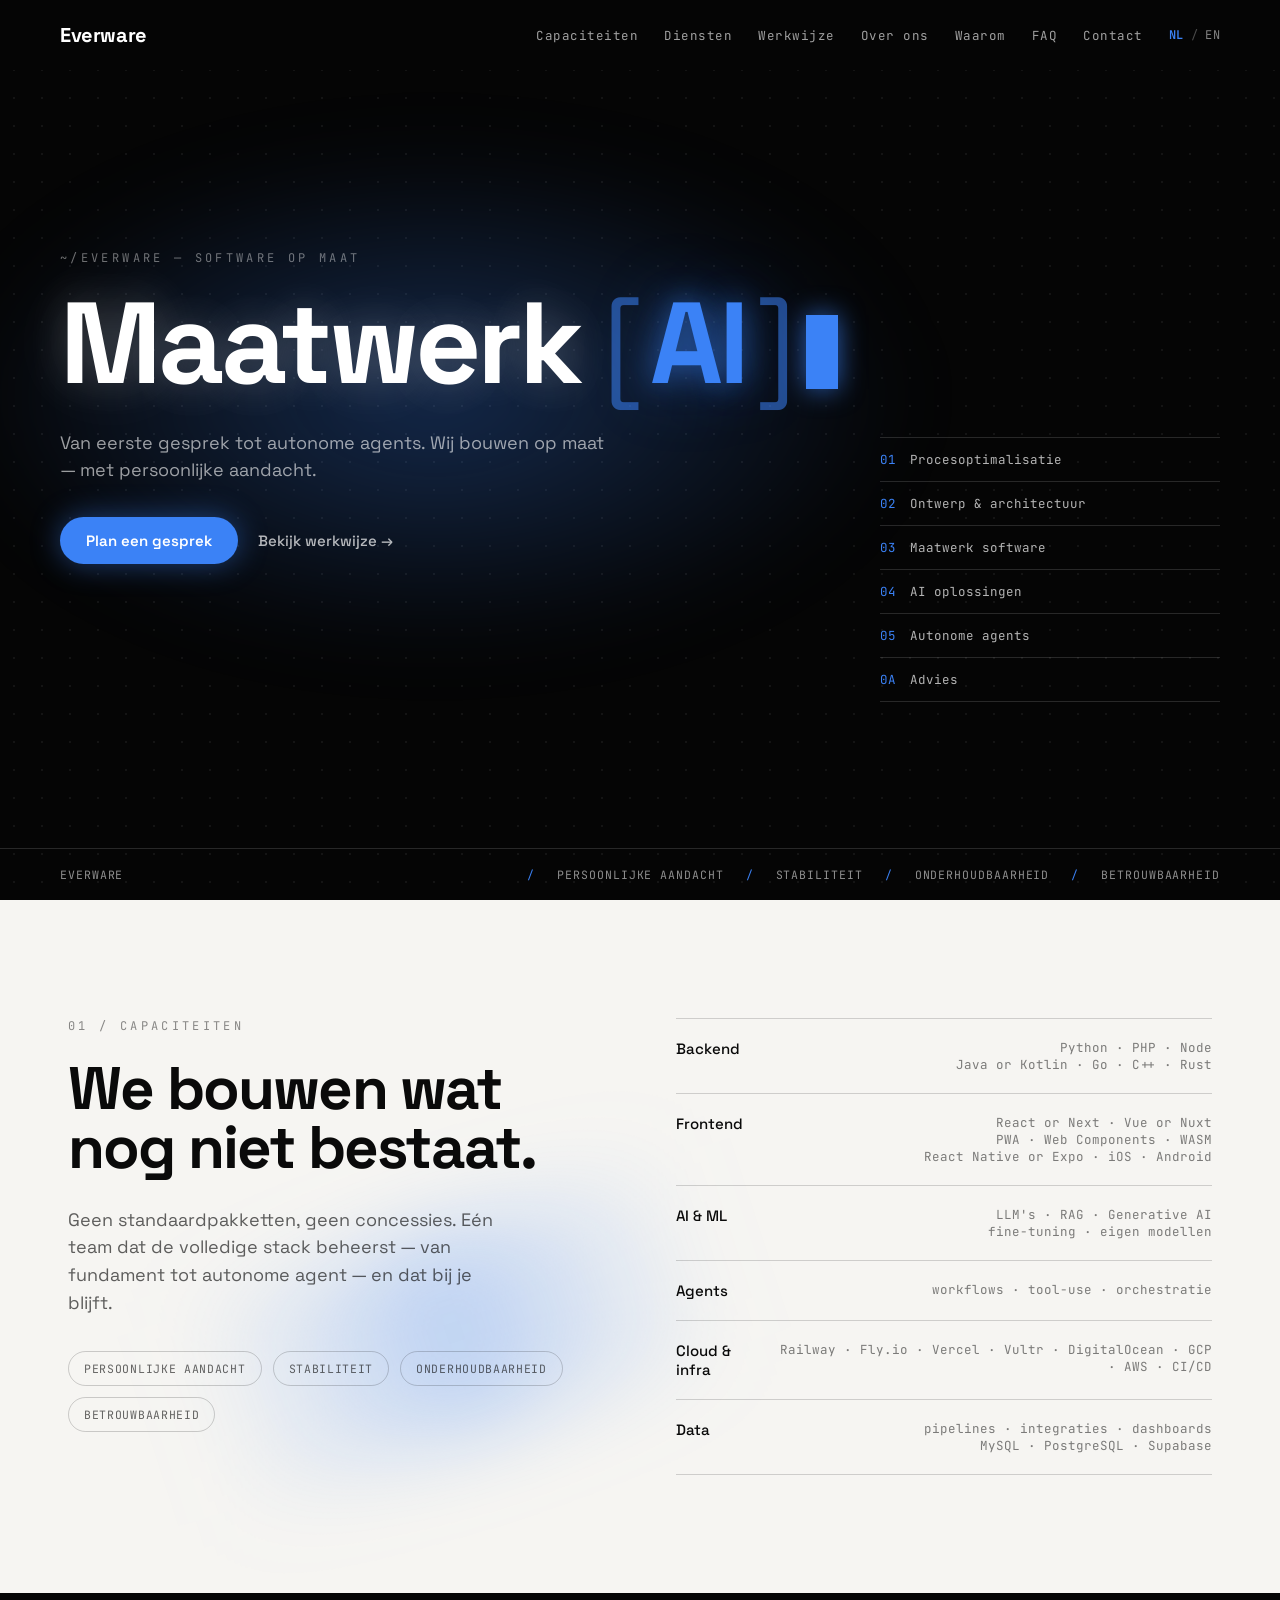
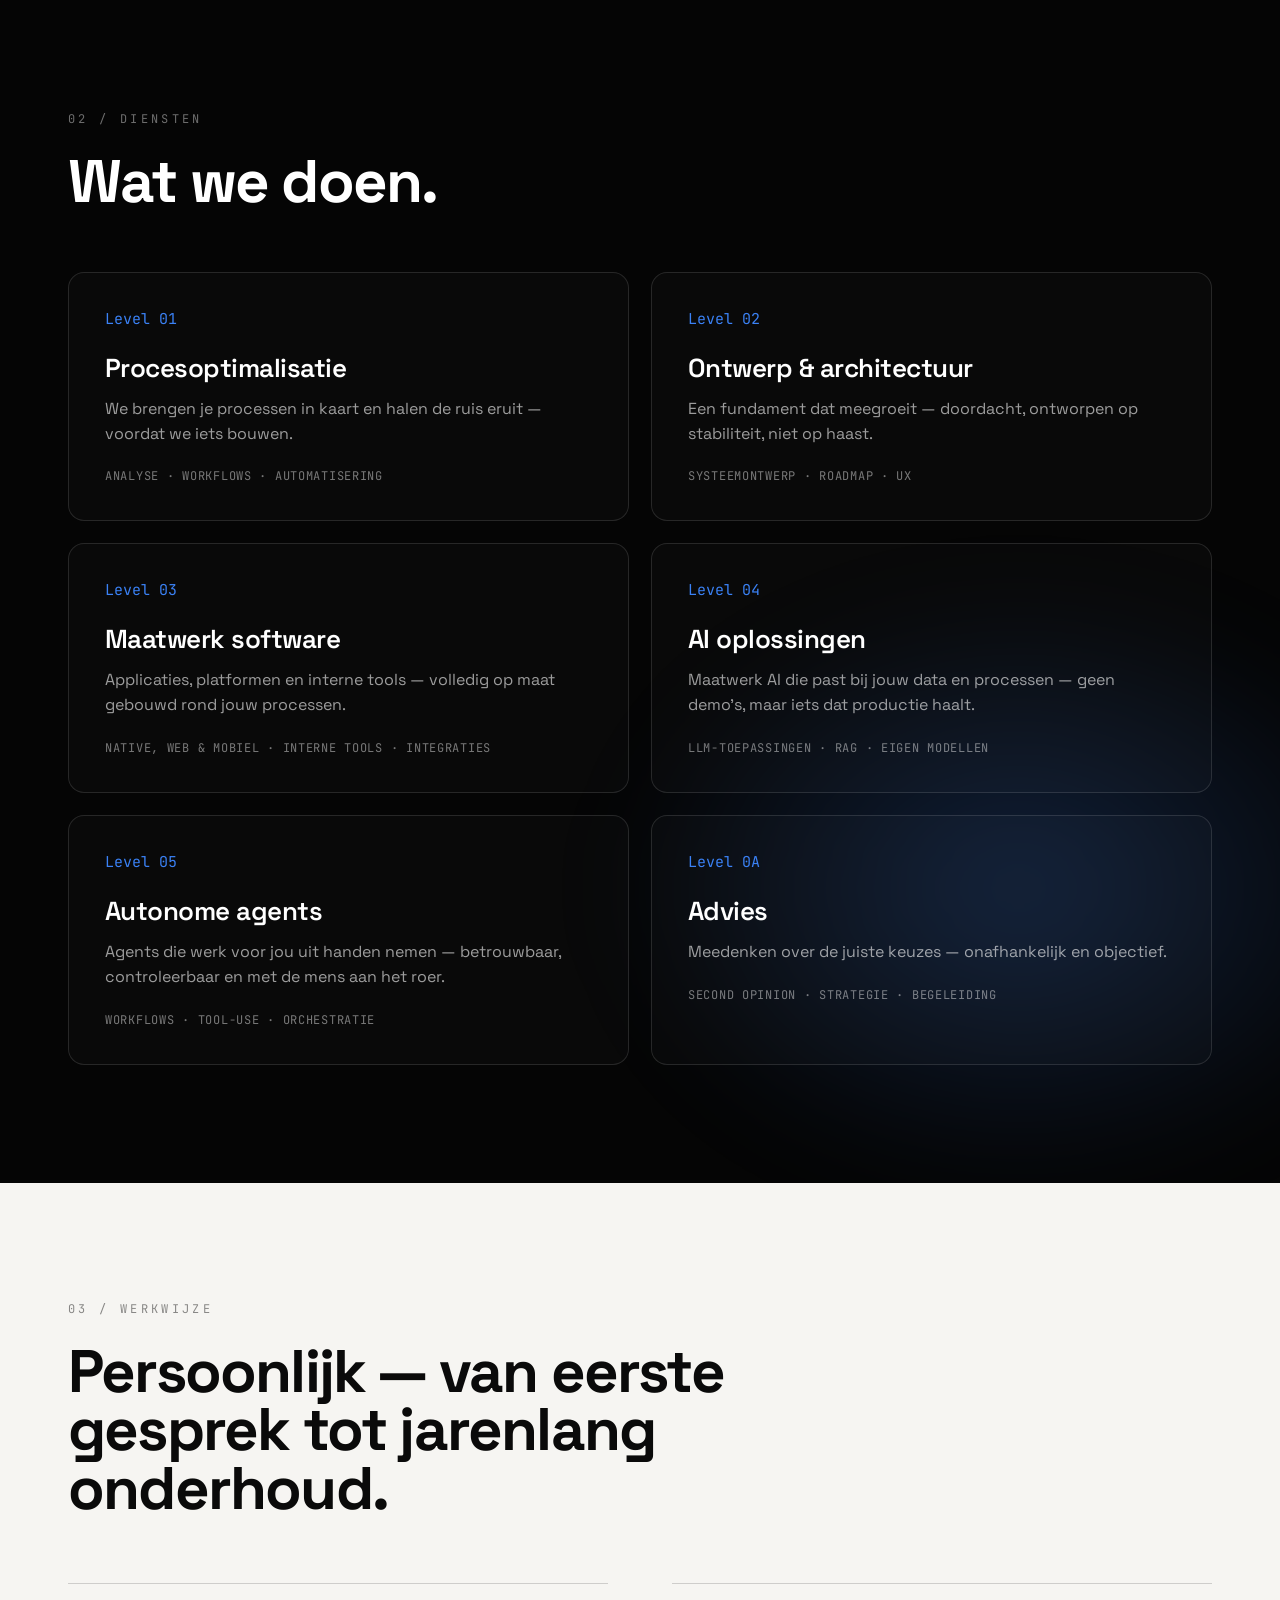
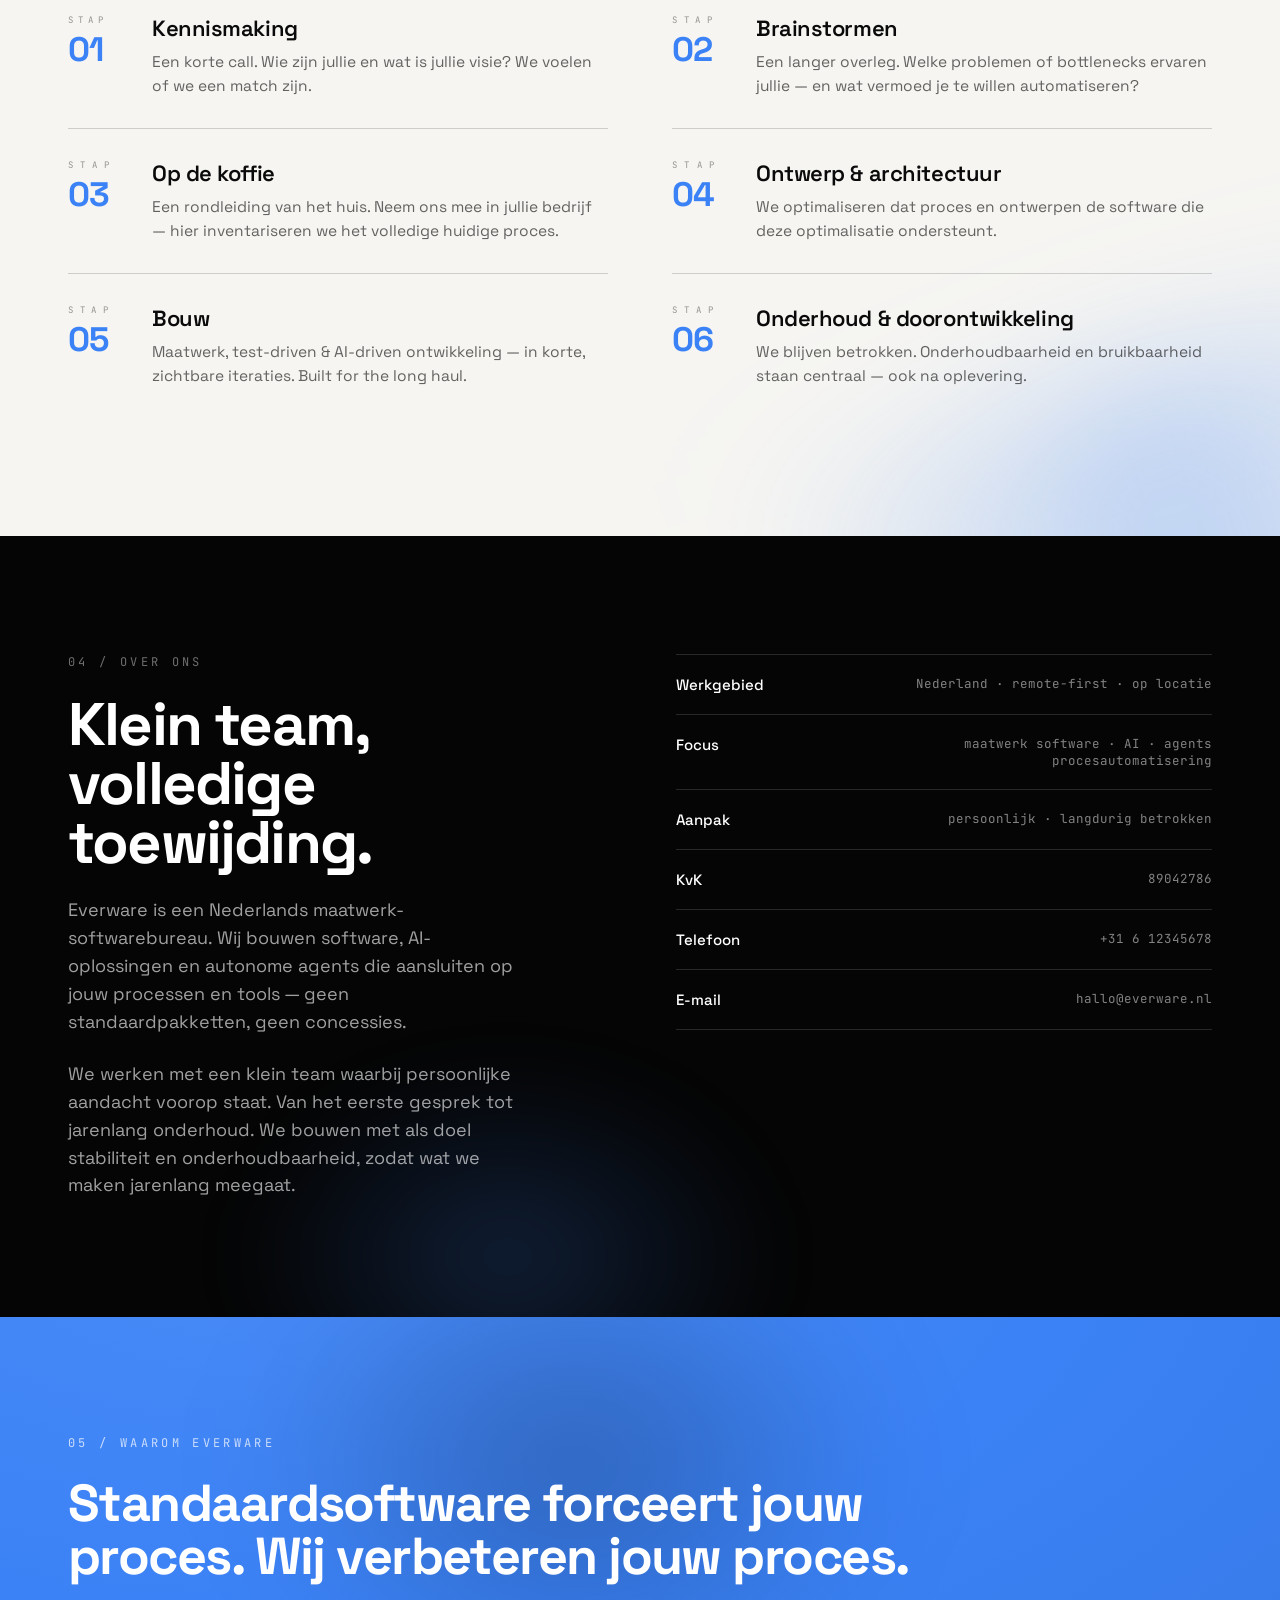
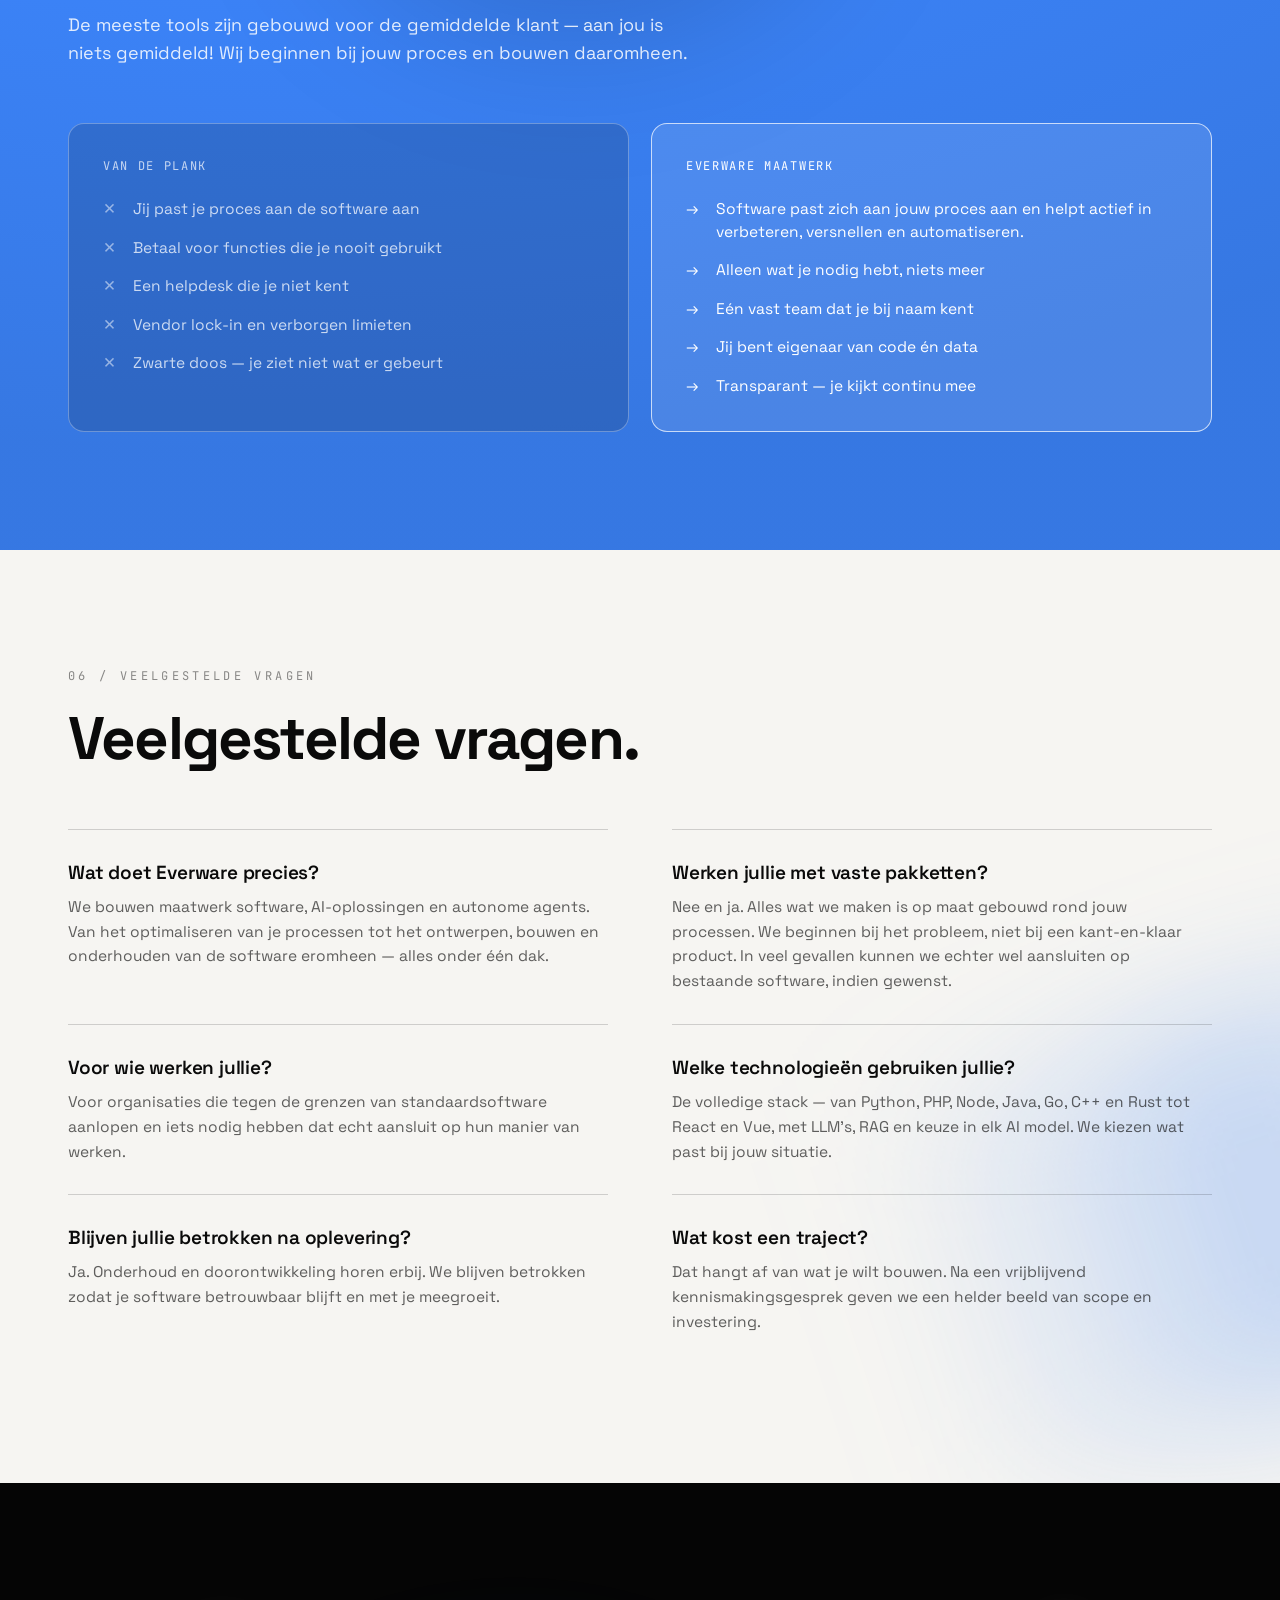
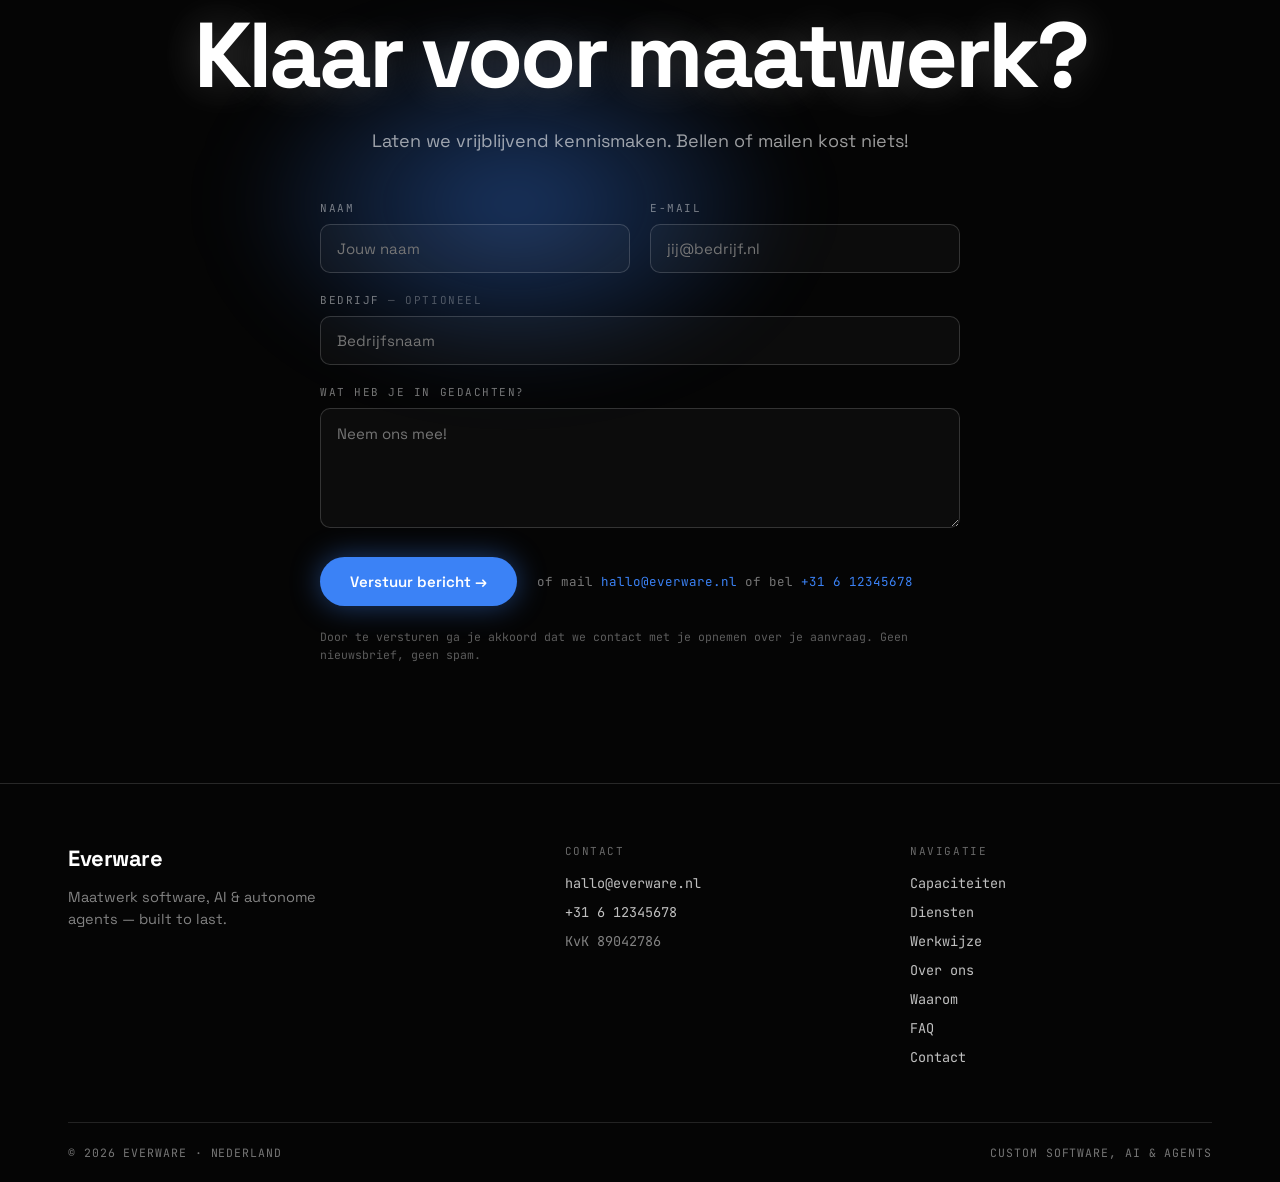
<file: index.html>
<!DOCTYPE html>
<html lang="nl">
<head>
<meta charset="utf-8">
<meta name="viewport" content="width=device-width, initial-scale=1">
<title>Everware — Maatwerk software, AI &amp; autonome agents</title>
<meta name="description" content="Everware — Nederlands maatwerk-softwarebureau. Software, AI-oplossingen en autonome agents op maat, met persoonlijke aandacht.">
<meta property="og:type" content="website">
<meta property="og:title" content="Everware — Maatwerk software, AI &amp; autonome agents">
<meta property="og:description" content="Van eerste gesprek tot autonome agents. Wij bouwen op maat — met persoonlijke aandacht, stabiliteit en onderhoudbaarheid.">
<meta property="og:url" content="https://everware.nl/">
<meta property="og:locale" content="nl_NL">
<meta property="og:locale:alternate" content="en_US">
<meta property="og:site_name" content="Everware">
<meta property="og:image" content="https://everware.nl/assets/og-image.png">
<meta property="og:image:width" content="1200">
<meta property="og:image:height" content="630">
<meta property="og:image:alt" content="Everware — Software · AI · Agents">
<meta name="twitter:card" content="summary_large_image">
<meta name="twitter:title" content="Everware — Maatwerk software, AI &amp; autonome agents">
<meta name="twitter:description" content="Van eerste gesprek tot autonome agents. Wij bouwen op maat — met persoonlijke aandacht, stabiliteit en onderhoudbaarheid.">
<meta name="twitter:image" content="https://everware.nl/assets/og-image.png">
<meta name="robots" content="index, follow, max-snippet:-1, max-image-preview:large, max-video-preview:-1">
<meta name="theme-color" content="#050505">
<script type="application/ld+json">
{
  "@context": "https://schema.org",
  "@graph": [
    {
      "@type": "ProfessionalService",
      "@id": "https://everware.nl/#org",
      "name": "Everware",
      "url": "https://everware.nl/",
      "description": "Everware — Nederlands maatwerk-softwarebureau. Software, AI-oplossingen en autonome agents op maat, met persoonlijke aandacht.",
      "slogan": "Maatwerk software, AI & autonome agents — built to last.",
      "email": "hallo@everware.nl",
      "telephone": "+31612345678",
      "identifier": {
        "@type": "PropertyValue",
        "propertyID": "KvK",
        "value": "89042786"
      },
      "areaServed": {
        "@type": "Country",
        "name": "Netherlands"
      },
      "knowsLanguage": [
        "nl",
        "en"
      ],
      "knowsAbout": [
        "custom software development",
        "AI solutions",
        "autonomous AI agents",
        "process automation",
        "LLM applications",
        "RAG",
        "software architecture",
        "process optimization"
      ],
      "hasOfferCatalog": {
        "@type": "OfferCatalog",
        "name": "Wat we doen.",
        "itemListElement": [
          {
            "@type": "Offer",
            "itemOffered": {
              "@type": "Service",
              "name": "Procesoptimalisatie",
              "description": "We brengen je processen in kaart en halen de ruis eruit — voordat we iets bouwen.",
              "provider": {
                "@id": "https://everware.nl/#org"
              }
            }
          },
          {
            "@type": "Offer",
            "itemOffered": {
              "@type": "Service",
              "name": "Ontwerp & architectuur",
              "description": "Een fundament dat meegroeit — doordacht, ontworpen op stabiliteit, niet op haast.",
              "provider": {
                "@id": "https://everware.nl/#org"
              }
            }
          },
          {
            "@type": "Offer",
            "itemOffered": {
              "@type": "Service",
              "name": "Maatwerk software",
              "description": "Applicaties, platformen en interne tools — volledig op maat gebouwd rond jouw processen.",
              "provider": {
                "@id": "https://everware.nl/#org"
              }
            }
          },
          {
            "@type": "Offer",
            "itemOffered": {
              "@type": "Service",
              "name": "AI oplossingen",
              "description": "Maatwerk AI die past bij jouw data en processen — geen demo's, maar iets dat productie haalt.",
              "provider": {
                "@id": "https://everware.nl/#org"
              }
            }
          },
          {
            "@type": "Offer",
            "itemOffered": {
              "@type": "Service",
              "name": "Autonome agents",
              "description": "Agents die werk voor jou uit handen nemen — betrouwbaar, controleerbaar en met de mens aan het roer.",
              "provider": {
                "@id": "https://everware.nl/#org"
              }
            }
          },
          {
            "@type": "Offer",
            "itemOffered": {
              "@type": "Service",
              "name": "Advies",
              "description": "Meedenken over de juiste keuzes — onafhankelijk en objectief.",
              "provider": {
                "@id": "https://everware.nl/#org"
              }
            }
          }
        ]
      }
    },
    {
      "@type": "WebSite",
      "@id": "https://everware.nl/#website",
      "url": "https://everware.nl/",
      "name": "Everware",
      "publisher": {
        "@id": "https://everware.nl/#org"
      },
      "inLanguage": [
        "nl",
        "en"
      ]
    },
    {
      "@type": "WebPage",
      "@id": "https://everware.nl/",
      "url": "https://everware.nl/",
      "name": "Everware — Maatwerk software, AI & autonome agents",
      "description": "Everware — Nederlands maatwerk-softwarebureau. Software, AI-oplossingen en autonome agents op maat, met persoonlijke aandacht.",
      "isPartOf": {
        "@id": "https://everware.nl/#website"
      },
      "about": {
        "@id": "https://everware.nl/#org"
      },
      "inLanguage": "nl"
    },
    {
      "@type": "FAQPage",
      "@id": "https://everware.nl/#faq",
      "inLanguage": "nl",
      "mainEntity": [
        {
          "@type": "Question",
          "name": "Wat doet Everware precies?",
          "acceptedAnswer": {
            "@type": "Answer",
            "text": "We bouwen maatwerk software, AI-oplossingen en autonome agents. Van het optimaliseren van je processen tot het ontwerpen, bouwen en onderhouden van de software eromheen — alles onder één dak."
          }
        },
        {
          "@type": "Question",
          "name": "Werken jullie met vaste pakketten?",
          "acceptedAnswer": {
            "@type": "Answer",
            "text": "Nee en ja. Alles wat we maken is op maat gebouwd rond jouw processen. We beginnen bij het probleem, niet bij een kant-en-klaar product. In veel gevallen kunnen we echter wel aansluiten op bestaande software, indien gewenst."
          }
        },
        {
          "@type": "Question",
          "name": "Voor wie werken jullie?",
          "acceptedAnswer": {
            "@type": "Answer",
            "text": "Voor organisaties die tegen de grenzen van standaardsoftware aanlopen en iets nodig hebben dat echt aansluit op hun manier van werken."
          }
        },
        {
          "@type": "Question",
          "name": "Welke technologieën gebruiken jullie?",
          "acceptedAnswer": {
            "@type": "Answer",
            "text": "De volledige stack — van Python, PHP, Node, Java, Go, C++ en Rust tot React en Vue, met LLM's, RAG en keuze in elk AI model. We kiezen wat past bij jouw situatie."
          }
        },
        {
          "@type": "Question",
          "name": "Blijven jullie betrokken na oplevering?",
          "acceptedAnswer": {
            "@type": "Answer",
            "text": "Ja. Onderhoud en doorontwikkeling horen erbij. We blijven betrokken zodat je software betrouwbaar blijft en met je meegroeit."
          }
        },
        {
          "@type": "Question",
          "name": "Wat kost een traject?",
          "acceptedAnswer": {
            "@type": "Answer",
            "text": "Dat hangt af van wat je wilt bouwen. Na een vrijblijvend kennismakingsgesprek geven we een helder beeld van scope en investering."
          }
        }
      ]
    }
  ]
}
</script>
<link rel="canonical" href="https://everware.nl/">
<link rel="alternate" hreflang="nl" href="https://everware.nl/">
<link rel="alternate" hreflang="en" href="https://everware.nl/en/">
<link rel="alternate" hreflang="x-default" href="https://everware.nl/">
<link rel="icon" href="data:image/svg+xml,%3Csvg%20xmlns='http://www.w3.org/2000/svg'%20viewBox='0%200%2032%2032'%3E%3Crect%20width='32'%20height='32'%20fill='%23050505'/%3E%3Ctext%20x='16'%20y='23'%20font-family='monospace'%20font-size='20'%20font-weight='700'%20fill='%233B82F6'%20text-anchor='middle'%3EE%3C/text%3E%3C/svg%3E">
<link rel="preconnect" href="https://fonts.googleapis.com">
<link rel="preconnect" href="https://fonts.gstatic.com" crossorigin>
<link href="https://fonts.googleapis.com/css2?family=Space+Grotesk:wght@400;500;600;700&family=JetBrains+Mono:wght@400;500;700&display=swap" rel="stylesheet">
<link rel="stylesheet" href="assets/style.css">
<script src="assets/main.js" defer></script>
</head>
<body>
<div style="background:#050505;color:#fff;--accent:#3B82F6">

  <!-- ============ FIXED HEADER ============ -->
  <header id="ew-header" style="position:fixed;top:0;left:0;right:0;z-index:200;background:#050505;color:#fff;transition:background .45s ease,color .45s ease;will-change:background,color">
    <div class="ew-nav" style="max-width:1600px;width:100%;margin:0 auto;display:flex;align-items:center;justify-content:space-between;gap:16px;padding:22px 60px;box-sizing:border-box">
      <div style="font-weight:700;font-size:20px;letter-spacing:-.02em">Everware</div>
      <div style="display:flex;align-items:center;gap:26px">
        <nav class="ew-navlinks" aria-label="Hoofdnavigatie" style="display:flex;flex-wrap:wrap;gap:12px 26px;font-family:'JetBrains Mono',monospace;font-size:12.5px;letter-spacing:.04em">
          <a class="ew-navlink" data-nav="capaciteiten" href="#capaciteiten" data-t="nav.0.label">Capaciteiten</a>
          <a class="ew-navlink" data-nav="diensten" href="#diensten" data-t="nav.1.label">Diensten</a>
          <a class="ew-navlink" data-nav="werkwijze" href="#werkwijze" data-t="nav.2.label">Werkwijze</a>
          <a class="ew-navlink" data-nav="over-ons" href="#over-ons" data-t="nav.3.label">Over ons</a>
          <a class="ew-navlink" data-nav="waarom" href="#waarom" data-t="nav.4.label">Waarom</a>
          <a class="ew-navlink" data-nav="faq" href="#faq" data-t="nav.5.label">FAQ</a>
          <a class="ew-navlink" data-nav="contact" href="#contact" data-t="nav.6.label">Contact</a>
        </nav>
        <div style="display:flex;align-items:center;gap:7px;font-family:'JetBrains Mono',monospace;font-size:12px;letter-spacing:.04em">
          <a id="ew-lang-nl" class="ew-langbtn" href="./" style="text-decoration:none">NL</a>
          <span style="opacity:.28">/</span>
          <a id="ew-lang-en" class="ew-langbtn" href="en/" style="text-decoration:none">EN</a>
        </div>
      </div>
    </div>
  </header>

  <main>

  <!-- ============ HERO ============ -->
  <section id="ew-hero" data-screen-label="Hero" data-theme="dark" style="position:relative;background:#050505;color:#fff;overflow:hidden;min-height:100vh;display:flex;flex-direction:column">
    <div style="position:absolute;inset:0;background-image:radial-gradient(rgba(255,255,255,.06) 1px,transparent 1px);background-size:28px 28px;pointer-events:none;opacity:1"></div>
    <canvas id="ew-web" style="position:absolute;inset:0;width:100%;height:100%;pointer-events:none;opacity:1"></canvas>
    <div data-glow data-breathe-only data-base="translate(-50%,-50%)" style="position:absolute;top:44%;left:34%;transform:translate(-50%,-50%);width:900px;height:480px;background:radial-gradient(ellipse at center,color-mix(in srgb,var(--accent,#3B82F6) 30%,transparent),transparent 70%);filter:blur(36px);pointer-events:none"></div>

    <div class="ew-hero-grid" style="position:relative;flex:1;width:100%;max-width:1600px;margin:0 auto;box-sizing:border-box;display:flex;align-items:center;padding:0 60px">
      <div class="ew-hero-inner" style="width:100%;display:grid;grid-template-columns:1fr 340px;grid-template-areas:'title title' 'desc index';gap:34px 64px;align-items:start">
      <div style="grid-area:title;min-width:0;display:flex;flex-direction:column;justify-content:flex-end;min-height:calc(42px + clamp(194.4px,16.2vw,248.4px))">
        <div style="font-family:'JetBrains Mono',monospace;font-size:12px;letter-spacing:.28em;color:rgba(255,255,255,.42);text-transform:uppercase;margin-bottom:26px" data-t="heroEyebrow">~/everware — Software op maat</div>
        <h1 class="ew-hero-h1" style="margin:0;font-weight:700;font-size:clamp(108px,9vw,138px);line-height:.9;letter-spacing:-.035em;display:flex;flex-wrap:wrap;align-items:baseline;column-gap:22px;row-gap:0">
          <span id="ew-title" style="text-shadow:0 0 40px rgba(255,255,255,.22),0 0 90px rgba(255,255,255,.1)" data-t="heroTitleWord">Maatwerk</span>
          <span id="ew-group" style="display:inline-flex;align-items:baseline;gap:13px">
            <span style="color:color-mix(in srgb,var(--accent,#3B82F6) 55%,transparent);font-weight:400">[</span><span id="ew-typed" style="color:#3B82F6;display:inline-block;text-shadow:0 0 30px #3B82F699,0 0 72px #3B82F666">AI</span><span style="color:color-mix(in srgb,var(--accent,#3B82F6) 55%,transparent);font-weight:400">]</span>
            <span class="ew-cursor" style="width:32px;height:74px;background:var(--accent,#3B82F6);display:inline-block;box-shadow:0 0 26px color-mix(in srgb,var(--accent,#3B82F6) 70%,transparent);animation:blink 1.1s steps(1) infinite;transform:translateY(6px)"></span>
          </span>
        </h1>
      </div>
      <div style="grid-area:desc;min-width:0">
        <p style="max-width:560px;margin:0;font-size:18px;line-height:1.5;color:rgba(255,255,255,.6)" data-t="heroDesc">Van eerste gesprek tot autonome agents. Wij bouwen op maat — met persoonlijke aandacht.</p>
        <div style="margin-top:34px;display:inline-flex;align-items:center;gap:12px">
          <a href="#contact" style="text-decoration:none;background:var(--accent,#3B82F6);color:#fff;font-weight:600;font-size:15px;padding:14px 26px;border-radius:999px;box-shadow:0 0 30px color-mix(in srgb,var(--accent,#3B82F6) 45%,transparent)" data-t="heroCta1">Plan een gesprek</a>
          <a href="#werkwijze" style="text-decoration:none;color:rgba(255,255,255,.7);font-weight:500;font-size:15px;padding:14px 8px" data-t="heroCta2">Bekijk werkwijze →</a>
        </div>
      </div>
      <div class="ew-hero-index" style="grid-area:index;font-family:'JetBrains Mono',monospace;font-size:12.5px;border-bottom:1px solid rgba(255,255,255,.14);margin-top:8px">
        <a class="ew-ixlink" href="#diensten" style="text-decoration:none;border-top:1px solid rgba(255,255,255,.14);padding:13px 0;display:flex;gap:14px;color:rgba(255,255,255,.7)"><span style="color:var(--accent,#3B82F6)">01</span><span data-t="heroIndex.0.label">Procesoptimalisatie</span></a>
        <a class="ew-ixlink" href="#diensten" style="text-decoration:none;border-top:1px solid rgba(255,255,255,.14);padding:13px 0;display:flex;gap:14px;color:rgba(255,255,255,.7)"><span style="color:var(--accent,#3B82F6)">02</span><span data-t="heroIndex.1.label">Ontwerp &amp; architectuur</span></a>
        <a class="ew-ixlink" href="#diensten" style="text-decoration:none;border-top:1px solid rgba(255,255,255,.14);padding:13px 0;display:flex;gap:14px;color:rgba(255,255,255,.7)"><span style="color:var(--accent,#3B82F6)">03</span><span data-t="heroIndex.2.label">Maatwerk software</span></a>
        <a class="ew-ixlink" href="#diensten" style="text-decoration:none;border-top:1px solid rgba(255,255,255,.14);padding:13px 0;display:flex;gap:14px;color:rgba(255,255,255,.7)"><span style="color:var(--accent,#3B82F6)">04</span><span data-t="heroIndex.3.label">AI oplossingen</span></a>
        <a class="ew-ixlink" href="#diensten" style="text-decoration:none;border-top:1px solid rgba(255,255,255,.14);padding:13px 0;display:flex;gap:14px;color:rgba(255,255,255,.7)"><span style="color:var(--accent,#3B82F6)">05</span><span data-t="heroIndex.4.label">Autonome agents</span></a>
        <a class="ew-ixlink" href="#diensten" style="text-decoration:none;border-top:1px solid rgba(255,255,255,.14);padding:13px 0;display:flex;gap:14px;color:rgba(255,255,255,.7)"><span style="color:var(--accent,#3B82F6)">0A</span><span data-t="heroIndex.5.label">Advies</span></a>
      </div>
      </div>
    </div>

    <div style="position:relative;border-top:1px solid rgba(255,255,255,.14)">
      <div class="ew-status" style="max-width:1600px;margin:0 auto;box-sizing:border-box;display:flex;align-items:center;justify-content:space-between;padding:18px 60px;font-family:'JetBrains Mono',monospace;font-size:11.5px;letter-spacing:.08em;text-transform:uppercase;color:rgba(255,255,255,.55)">
        <span>Everware</span>
        <span class="ew-metrics" style="display:flex;gap:22px">
          <span style="display:inline-flex;align-items:center;gap:22px"><span style="color:var(--accent,#3B82F6)">/</span><span data-t="status.0">Persoonlijke aandacht</span></span>
          <span style="display:inline-flex;align-items:center;gap:22px"><span style="color:var(--accent,#3B82F6)">/</span><span data-t="status.1">Stabiliteit</span></span>
          <span style="display:inline-flex;align-items:center;gap:22px"><span style="color:var(--accent,#3B82F6)">/</span><span data-t="status.2">Onderhoudbaarheid</span></span>
          <span style="display:inline-flex;align-items:center;gap:22px"><span style="color:var(--accent,#3B82F6)">/</span><span data-t="status.3">Betrouwbaarheid</span></span>
        </span>
      </div>
    </div>
  </section>

  <!-- ============ CAPABILITIES (white) ============ -->
  <section id="capaciteiten" data-screen-label="Capaciteiten" data-theme="light" style="position:relative;overflow:hidden;background:#f6f5f2;color:#0a0a0a">
    <div data-glow data-base="rotate(-18deg)" style="position:absolute;top:15%;left:-11%;width:56%;height:40%;transform:rotate(-18deg);background:linear-gradient(90deg,transparent,color-mix(in srgb,var(--accent,#3B82F6) 55%,transparent) 45%,color-mix(in srgb,var(--accent,#3B82F6) 70%,transparent) 50%,color-mix(in srgb,var(--accent,#3B82F6) 55%,transparent) 55%,transparent);filter:blur(60px);opacity:.5;pointer-events:none"></div>
    <div class="ew-pad ew-grid2" style="position:relative;max-width:1240px;margin:0 auto;box-sizing:border-box;padding:118px 48px;display:grid;grid-template-columns:1fr 1fr;gap:72px;align-items:start">
      <div>
        <div style="font-family:'JetBrains Mono',monospace;font-size:12px;letter-spacing:.28em;text-transform:uppercase;color:rgba(0,0,0,.45);margin-bottom:26px" data-t="capEyebrow">01 / Capaciteiten</div>
        <h2 class="ew-sec-h2" style="margin:0;font-weight:700;font-size:60px;line-height:.98;letter-spacing:-.03em" data-t="capH2">We bouwen wat nog niet bestaat.</h2>
        <p style="max-width:440px;margin:28px 0 0;font-size:18px;line-height:1.55;color:rgba(0,0,0,.62)" data-t="capLead">Geen standaardpakketten, geen concessies. Eén team dat de volledige stack beheerst — van fundament tot autonome agent — en dat bij je blijft.</p>
        <div style="display:flex;gap:11px;margin-top:34px;font-family:'JetBrains Mono',monospace;flex-wrap:wrap">
          <span style="border:1px solid rgba(0,0,0,.18);padding:9px 15px;border-radius:999px;font-size:11.5px;letter-spacing:.06em;text-transform:uppercase;color:rgba(0,0,0,.6)" data-t="capTags.0">Persoonlijke aandacht</span>
          <span style="border:1px solid rgba(0,0,0,.18);padding:9px 15px;border-radius:999px;font-size:11.5px;letter-spacing:.06em;text-transform:uppercase;color:rgba(0,0,0,.6)" data-t="capTags.1">Stabiliteit</span>
          <span style="border:1px solid rgba(0,0,0,.18);padding:9px 15px;border-radius:999px;font-size:11.5px;letter-spacing:.06em;text-transform:uppercase;color:rgba(0,0,0,.6)" data-t="capTags.2">Onderhoudbaarheid</span>
          <span style="border:1px solid rgba(0,0,0,.18);padding:9px 15px;border-radius:999px;font-size:11.5px;letter-spacing:.06em;text-transform:uppercase;color:rgba(0,0,0,.6)" data-t="capTags.3">Betrouwbaarheid</span>
        </div>
      </div>
      <div style="font-family:'JetBrains Mono',monospace;border-bottom:1px solid rgba(0,0,0,.16)">
        <div style="border-top:1px solid rgba(0,0,0,.16);padding:20px 0;display:flex;justify-content:space-between;gap:24px">
          <span style="font-size:15px;font-weight:500;font-family:'Space Grotesk',sans-serif" data-t="capRows.0.label">Backend</span>
          <span style="font-size:12.5px;color:rgba(0,0,0,.5);text-align:right"><span style="display:block" data-t="capRows.0.lines.0">Python · PHP · Node</span><span style="display:block" data-t="capRows.0.lines.1">Java or Kotlin · Go · C++ · Rust</span></span>
        </div>
        <div style="border-top:1px solid rgba(0,0,0,.16);padding:20px 0;display:flex;justify-content:space-between;gap:24px">
          <span style="font-size:15px;font-weight:500;font-family:'Space Grotesk',sans-serif" data-t="capRows.1.label">Frontend</span>
          <span style="font-size:12.5px;color:rgba(0,0,0,.5);text-align:right"><span style="display:block" data-t="capRows.1.lines.0">React or Next · Vue or Nuxt</span><span style="display:block" data-t="capRows.1.lines.1">PWA · Web Components · WASM</span><span style="display:block" data-t="capRows.1.lines.2">React Native or Expo · iOS · Android</span></span>
        </div>
        <div style="border-top:1px solid rgba(0,0,0,.16);padding:20px 0;display:flex;justify-content:space-between;gap:24px">
          <span style="font-size:15px;font-weight:500;font-family:'Space Grotesk',sans-serif" data-t="capRows.2.label">AI &amp; ML</span>
          <span style="font-size:12.5px;color:rgba(0,0,0,.5);text-align:right"><span style="display:block" data-t="capRows.2.lines.0">LLM's · RAG · Generative AI</span><span style="display:block" data-t="capRows.2.lines.1">fine-tuning · eigen modellen</span></span>
        </div>
        <div style="border-top:1px solid rgba(0,0,0,.16);padding:20px 0;display:flex;justify-content:space-between;gap:24px">
          <span style="font-size:15px;font-weight:500;font-family:'Space Grotesk',sans-serif" data-t="capRows.3.label">Agents</span>
          <span style="font-size:12.5px;color:rgba(0,0,0,.5);text-align:right"><span style="display:block" data-t="capRows.3.lines.0">workflows · tool-use · orchestratie</span></span>
        </div>
        <div style="border-top:1px solid rgba(0,0,0,.16);padding:20px 0;display:flex;justify-content:space-between;gap:24px">
          <span style="font-size:15px;font-weight:500;font-family:'Space Grotesk',sans-serif" data-t="capRows.4.label">Cloud &amp; infra</span>
          <span style="font-size:12.5px;color:rgba(0,0,0,.5);text-align:right"><span style="display:block" data-t="capRows.4.lines.0">Railway · Fly.io · Vercel · Vultr · DigitalOcean · GCP · AWS · CI/CD</span></span>
        </div>
        <div style="border-top:1px solid rgba(0,0,0,.16);padding:20px 0;display:flex;justify-content:space-between;gap:24px">
          <span style="font-size:15px;font-weight:500;font-family:'Space Grotesk',sans-serif" data-t="capRows.5.label">Data</span>
          <span style="font-size:12.5px;color:rgba(0,0,0,.5);text-align:right"><span style="display:block" data-t="capRows.5.lines.0">pipelines · integraties · dashboards</span><span style="display:block" data-t="capRows.5.lines.1">MySQL · PostgreSQL · Supabase</span></span>
        </div>
      </div>
    </div>
  </section>

  <!-- ============ SERVICES (black) ============ -->
  <section id="diensten" data-screen-label="Diensten" data-theme="dark" style="position:relative;background:#050505;color:#fff;overflow:hidden">
    <div data-glow data-base="none" style="position:absolute;top:27%;right:-2%;width:760px;height:560px;background:radial-gradient(ellipse at center,color-mix(in srgb,var(--accent,#3B82F6) 22%,transparent),transparent 70%);filter:blur(40px);pointer-events:none"></div>
    <div class="ew-pad" style="position:relative;max-width:1240px;margin:0 auto;box-sizing:border-box;padding:118px 48px">
      <div style="font-family:'JetBrains Mono',monospace;font-size:12px;letter-spacing:.28em;text-transform:uppercase;color:rgba(255,255,255,.42);margin-bottom:26px" data-t="svEyebrow">02 / Diensten</div>
      <h2 class="ew-sec-h2" style="margin:0 0 60px;font-weight:700;font-size:60px;line-height:.98;letter-spacing:-.03em;max-width:760px" data-t="svH2">Wat we doen.</h2>
      <div class="ew-grid2" style="display:grid;grid-template-columns:1fr 1fr;gap:22px">
        <div class="ew-card" style="border:1px solid rgba(255,255,255,.12);background:rgba(255,255,255,.02);border-radius:16px;padding:36px">
          <div style="font-family:'JetBrains Mono',monospace;font-size:15px;color:var(--accent,#3B82F6);margin-bottom:22px" data-t="svCards.0.level">Level 01</div>
          <h3 style="margin:0 0 12px;font-size:26px;font-weight:600;letter-spacing:-.02em" data-t="svCards.0.title">Procesoptimalisatie</h3>
          <p style="margin:0 0 22px;font-size:16px;line-height:1.55;color:rgba(255,255,255,.6)" data-t="svCards.0.desc">We brengen je processen in kaart en halen de ruis eruit — voordat we iets bouwen.</p>
          <div style="font-family:'JetBrains Mono',monospace;font-size:12px;letter-spacing:.06em;color:rgba(255,255,255,.45);text-transform:uppercase" data-t="svCards.0.meta">Analyse · Workflows · Automatisering</div>
        </div>
        <div class="ew-card" style="border:1px solid rgba(255,255,255,.12);background:rgba(255,255,255,.02);border-radius:16px;padding:36px">
          <div style="font-family:'JetBrains Mono',monospace;font-size:15px;color:var(--accent,#3B82F6);margin-bottom:22px" data-t="svCards.1.level">Level 02</div>
          <h3 style="margin:0 0 12px;font-size:26px;font-weight:600;letter-spacing:-.02em" data-t="svCards.1.title">Ontwerp &amp; architectuur</h3>
          <p style="margin:0 0 22px;font-size:16px;line-height:1.55;color:rgba(255,255,255,.6)" data-t="svCards.1.desc">Een fundament dat meegroeit — doordacht, ontworpen op stabiliteit, niet op haast.</p>
          <div style="font-family:'JetBrains Mono',monospace;font-size:12px;letter-spacing:.06em;color:rgba(255,255,255,.45);text-transform:uppercase" data-t="svCards.1.meta">Systeemontwerp · Roadmap · UX</div>
        </div>
        <div class="ew-card" style="border:1px solid rgba(255,255,255,.12);background:rgba(255,255,255,.02);border-radius:16px;padding:36px">
          <div style="font-family:'JetBrains Mono',monospace;font-size:15px;color:var(--accent,#3B82F6);margin-bottom:22px" data-t="svCards.2.level">Level 03</div>
          <h3 style="margin:0 0 12px;font-size:26px;font-weight:600;letter-spacing:-.02em" data-t="svCards.2.title">Maatwerk software</h3>
          <p style="margin:0 0 22px;font-size:16px;line-height:1.55;color:rgba(255,255,255,.6)" data-t="svCards.2.desc">Applicaties, platformen en interne tools — volledig op maat gebouwd rond jouw processen.</p>
          <div style="font-family:'JetBrains Mono',monospace;font-size:12px;letter-spacing:.06em;color:rgba(255,255,255,.45);text-transform:uppercase" data-t="svCards.2.meta">Native, Web &amp; mobiel · Interne tools · Integraties</div>
        </div>
        <div class="ew-card" style="border:1px solid rgba(255,255,255,.12);background:rgba(255,255,255,.02);border-radius:16px;padding:36px">
          <div style="font-family:'JetBrains Mono',monospace;font-size:15px;color:var(--accent,#3B82F6);margin-bottom:22px" data-t="svCards.3.level">Level 04</div>
          <h3 style="margin:0 0 12px;font-size:26px;font-weight:600;letter-spacing:-.02em" data-t="svCards.3.title">AI oplossingen</h3>
          <p style="margin:0 0 22px;font-size:16px;line-height:1.55;color:rgba(255,255,255,.6)" data-t="svCards.3.desc">Maatwerk AI die past bij jouw data en processen — geen demo's, maar iets dat productie haalt.</p>
          <div style="font-family:'JetBrains Mono',monospace;font-size:12px;letter-spacing:.06em;color:rgba(255,255,255,.45);text-transform:uppercase" data-t="svCards.3.meta">LLM-toepassingen · RAG · Eigen modellen</div>
        </div>
        <div class="ew-card" style="border:1px solid rgba(255,255,255,.12);background:rgba(255,255,255,.02);border-radius:16px;padding:36px">
          <div style="font-family:'JetBrains Mono',monospace;font-size:15px;color:var(--accent,#3B82F6);margin-bottom:22px" data-t="svCards.4.level">Level 05</div>
          <h3 style="margin:0 0 12px;font-size:26px;font-weight:600;letter-spacing:-.02em" data-t="svCards.4.title">Autonome agents</h3>
          <p style="margin:0 0 22px;font-size:16px;line-height:1.55;color:rgba(255,255,255,.6)" data-t="svCards.4.desc">Agents die werk voor jou uit handen nemen — betrouwbaar, controleerbaar en met de mens aan het roer.</p>
          <div style="font-family:'JetBrains Mono',monospace;font-size:12px;letter-spacing:.06em;color:rgba(255,255,255,.45);text-transform:uppercase" data-t="svCards.4.meta">Workflows · Tool-use · Orchestratie</div>
        </div>
        <div class="ew-card" style="border:1px solid rgba(255,255,255,.12);background:rgba(255,255,255,.02);border-radius:16px;padding:36px">
          <div style="font-family:'JetBrains Mono',monospace;font-size:15px;color:var(--accent,#3B82F6);margin-bottom:22px" data-t="svCards.5.level">Level 0A</div>
          <h3 style="margin:0 0 12px;font-size:26px;font-weight:600;letter-spacing:-.02em" data-t="svCards.5.title">Advies</h3>
          <p style="margin:0 0 22px;font-size:16px;line-height:1.55;color:rgba(255,255,255,.6)" data-t="svCards.5.desc">Meedenken over de juiste keuzes — onafhankelijk en objectief.</p>
          <div style="font-family:'JetBrains Mono',monospace;font-size:12px;letter-spacing:.06em;color:rgba(255,255,255,.45);text-transform:uppercase" data-t="svCards.5.meta">Second opinion · Strategie · Begeleiding</div>
        </div>
      </div>
    </div>
  </section>

  <!-- ============ WERKWIJZE (white) ============ -->
  <section id="werkwijze" data-screen-label="Werkwijze" data-theme="light" style="position:relative;overflow:hidden;background:#f6f5f2;color:#0a0a0a">
    <div data-glow data-base="rotate(-18deg)" style="position:absolute;bottom:12%;right:4%;width:56%;height:40%;transform:rotate(-18deg);background:linear-gradient(90deg,transparent,color-mix(in srgb,var(--accent,#3B82F6) 55%,transparent) 45%,color-mix(in srgb,var(--accent,#3B82F6) 70%,transparent) 50%,color-mix(in srgb,var(--accent,#3B82F6) 55%,transparent) 55%,transparent);filter:blur(60px);opacity:.5;pointer-events:none"></div>
    <div class="ew-pad" style="position:relative;max-width:1240px;margin:0 auto;box-sizing:border-box;padding:118px 48px">
      <div style="font-family:'JetBrains Mono',monospace;font-size:12px;letter-spacing:.28em;text-transform:uppercase;color:rgba(0,0,0,.45);margin-bottom:26px" data-t="wpEyebrow">03 / Werkwijze</div>
      <h2 class="ew-sec-h2" style="margin:0 0 64px;font-weight:700;font-size:60px;line-height:.98;letter-spacing:-.03em;max-width:820px" data-t="wpH2">Persoonlijk — van eerste gesprek tot jarenlang onderhoud.</h2>
      <div class="ew-grid2" style="display:grid;grid-template-columns:1fr 1fr;gap:0 64px">
        <div style="border-top:1px solid rgba(0,0,0,.16);padding:30px 0;display:grid;grid-template-columns:64px 1fr;gap:20px;align-items:start">
          <div style="display:inline-block;width:fit-content;justify-self:start">
            <div data-letters style="font-family:'JetBrains Mono',monospace;font-size:9px;letter-spacing:0;text-transform:uppercase;color:rgba(0,0,0,.4);display:flex;justify-content:space-between;margin-bottom:2px"><span>s</span><span>t</span><span>a</span><span>p</span></div>
            <div style="font-weight:700;font-size:34px;letter-spacing:-.03em;color:var(--accent,#3B82F6)">01</div>
          </div>
          <div><h3 style="margin:0 0 8px;font-size:22px;font-weight:600;letter-spacing:-.02em" data-t="wpSteps.0.title">Kennismaking</h3><p style="margin:0;font-size:15.5px;line-height:1.55;color:rgba(0,0,0,.6)" data-t="wpSteps.0.desc">Een korte call. Wie zijn jullie en wat is jullie visie? We voelen of we een match zijn.</p></div>
        </div>
        <div style="border-top:1px solid rgba(0,0,0,.16);padding:30px 0;display:grid;grid-template-columns:64px 1fr;gap:20px;align-items:start">
          <div style="display:inline-block;width:fit-content;justify-self:start">
            <div data-letters style="font-family:'JetBrains Mono',monospace;font-size:9px;letter-spacing:0;text-transform:uppercase;color:rgba(0,0,0,.4);display:flex;justify-content:space-between;margin-bottom:2px"><span>s</span><span>t</span><span>a</span><span>p</span></div>
            <div style="font-weight:700;font-size:34px;letter-spacing:-.03em;color:var(--accent,#3B82F6)">02</div>
          </div>
          <div><h3 style="margin:0 0 8px;font-size:22px;font-weight:600;letter-spacing:-.02em" data-t="wpSteps.1.title">Brainstormen</h3><p style="margin:0;font-size:15.5px;line-height:1.55;color:rgba(0,0,0,.6)" data-t="wpSteps.1.desc">Een langer overleg. Welke problemen of bottlenecks ervaren jullie — en wat vermoed je te willen automatiseren?</p></div>
        </div>
        <div style="border-top:1px solid rgba(0,0,0,.16);padding:30px 0;display:grid;grid-template-columns:64px 1fr;gap:20px;align-items:start">
          <div style="display:inline-block;width:fit-content;justify-self:start">
            <div data-letters style="font-family:'JetBrains Mono',monospace;font-size:9px;letter-spacing:0;text-transform:uppercase;color:rgba(0,0,0,.4);display:flex;justify-content:space-between;margin-bottom:2px"><span>s</span><span>t</span><span>a</span><span>p</span></div>
            <div style="font-weight:700;font-size:34px;letter-spacing:-.03em;color:var(--accent,#3B82F6)">03</div>
          </div>
          <div><h3 style="margin:0 0 8px;font-size:22px;font-weight:600;letter-spacing:-.02em" data-t="wpSteps.2.title">Op de koffie</h3><p style="margin:0;font-size:15.5px;line-height:1.55;color:rgba(0,0,0,.6)" data-t="wpSteps.2.desc">Een rondleiding van het huis. Neem ons mee in jullie bedrijf — hier inventariseren we het volledige huidige proces.</p></div>
        </div>
        <div style="border-top:1px solid rgba(0,0,0,.16);padding:30px 0;display:grid;grid-template-columns:64px 1fr;gap:20px;align-items:start">
          <div style="display:inline-block;width:fit-content;justify-self:start">
            <div data-letters style="font-family:'JetBrains Mono',monospace;font-size:9px;letter-spacing:0;text-transform:uppercase;color:rgba(0,0,0,.4);display:flex;justify-content:space-between;margin-bottom:2px"><span>s</span><span>t</span><span>a</span><span>p</span></div>
            <div style="font-weight:700;font-size:34px;letter-spacing:-.03em;color:var(--accent,#3B82F6)">04</div>
          </div>
          <div><h3 style="margin:0 0 8px;font-size:22px;font-weight:600;letter-spacing:-.02em" data-t="wpSteps.3.title">Ontwerp &amp; architectuur</h3><p style="margin:0;font-size:15.5px;line-height:1.55;color:rgba(0,0,0,.6)" data-t="wpSteps.3.desc">We optimaliseren dat proces en ontwerpen de software die deze optimalisatie ondersteunt.</p></div>
        </div>
        <div style="border-top:1px solid rgba(0,0,0,.16);padding:30px 0;display:grid;grid-template-columns:64px 1fr;gap:20px;align-items:start">
          <div style="display:inline-block;width:fit-content;justify-self:start">
            <div data-letters style="font-family:'JetBrains Mono',monospace;font-size:9px;letter-spacing:0;text-transform:uppercase;color:rgba(0,0,0,.4);display:flex;justify-content:space-between;margin-bottom:2px"><span>s</span><span>t</span><span>a</span><span>p</span></div>
            <div style="font-weight:700;font-size:34px;letter-spacing:-.03em;color:var(--accent,#3B82F6)">05</div>
          </div>
          <div><h3 style="margin:0 0 8px;font-size:22px;font-weight:600;letter-spacing:-.02em" data-t="wpSteps.4.title">Bouw</h3><p style="margin:0;font-size:15.5px;line-height:1.55;color:rgba(0,0,0,.6)" data-t="wpSteps.4.desc">Maatwerk, test-driven &amp; AI-driven ontwikkeling — in korte, zichtbare iteraties. Built for the long haul.</p></div>
        </div>
        <div style="border-top:1px solid rgba(0,0,0,.16);padding:30px 0;display:grid;grid-template-columns:64px 1fr;gap:20px;align-items:start">
          <div style="display:inline-block;width:fit-content;justify-self:start">
            <div data-letters style="font-family:'JetBrains Mono',monospace;font-size:9px;letter-spacing:0;text-transform:uppercase;color:rgba(0,0,0,.4);display:flex;justify-content:space-between;margin-bottom:2px"><span>s</span><span>t</span><span>a</span><span>p</span></div>
            <div style="font-weight:700;font-size:34px;letter-spacing:-.03em;color:var(--accent,#3B82F6)">06</div>
          </div>
          <div><h3 style="margin:0 0 8px;font-size:22px;font-weight:600;letter-spacing:-.02em" data-t="wpSteps.5.title">Onderhoud &amp; doorontwikkeling</h3><p style="margin:0;font-size:15.5px;line-height:1.55;color:rgba(0,0,0,.6)" data-t="wpSteps.5.desc">We blijven betrokken. Onderhoudbaarheid en bruikbaarheid staan centraal — ook na oplevering.</p></div>
        </div>
      </div>
    </div>
  </section>

  <!-- ============ OVER ONS (black) ============ -->
  <section id="over-ons" data-screen-label="Over ons" data-theme="dark" style="position:relative;background:#050505;color:#fff;overflow:hidden">
    <div data-glow data-base="none" style="position:absolute;top:20%;left:-4%;width:720px;height:520px;background:radial-gradient(ellipse at center,color-mix(in srgb,var(--accent,#3B82F6) 20%,transparent),transparent 70%);filter:blur(42px);pointer-events:none"></div>
    <div class="ew-pad ew-grid2" style="position:relative;max-width:1240px;margin:0 auto;box-sizing:border-box;padding:118px 48px;display:grid;grid-template-columns:1fr 1fr;gap:72px;align-items:start">
      <div>
        <div style="font-family:'JetBrains Mono',monospace;font-size:12px;letter-spacing:.28em;text-transform:uppercase;color:rgba(255,255,255,.42);margin-bottom:26px" data-t="abEyebrow">04 / Over ons</div>
        <h2 class="ew-sec-h2" style="margin:0;font-weight:700;font-size:60px;line-height:.98;letter-spacing:-.03em" data-t="abH2">Klein team, volledige toewijding.</h2>
        <p style="max-width:460px;margin:24px 0 0;font-size:18px;line-height:1.55;color:rgba(255,255,255,.62)" data-t="abParas.0">Everware is een Nederlands maatwerk-softwarebureau. Wij bouwen software, AI-oplossingen en autonome agents die aansluiten op jouw processen en tools — geen standaardpakketten, geen concessies.</p>
        <p style="max-width:460px;margin:24px 0 0;font-size:18px;line-height:1.55;color:rgba(255,255,255,.62)" data-t="abParas.1">We werken met een klein team waarbij persoonlijke aandacht voorop staat. Van het eerste gesprek tot jarenlang onderhoud. We bouwen met als doel stabiliteit en onderhoudbaarheid, zodat wat we maken jarenlang meegaat.</p>
      </div>
      <div style="font-family:'JetBrains Mono',monospace">
        <div style="border-top:1px solid rgba(255,255,255,.14);padding:20px 0;display:flex;justify-content:space-between;gap:24px">
          <span style="font-size:15px;font-weight:500;font-family:'Space Grotesk',sans-serif" data-t="abRows.0.label">Werkgebied</span>
          <span style="font-size:12.5px;color:rgba(255,255,255,.5);text-align:right"><span style="display:block" data-t="abRows.0.lines.0">Nederland · remote-first · op locatie</span></span>
        </div>
        <div style="border-top:1px solid rgba(255,255,255,.14);padding:20px 0;display:flex;justify-content:space-between;gap:24px">
          <span style="font-size:15px;font-weight:500;font-family:'Space Grotesk',sans-serif" data-t="abRows.1.label">Focus</span>
          <span style="font-size:12.5px;color:rgba(255,255,255,.5);text-align:right"><span style="display:block" data-t="abRows.1.lines.0">maatwerk software · AI · agents</span><span style="display:block" data-t="abRows.1.lines.1">procesautomatisering</span></span>
        </div>
        <div style="border-top:1px solid rgba(255,255,255,.14);padding:20px 0;display:flex;justify-content:space-between;gap:24px">
          <span style="font-size:15px;font-weight:500;font-family:'Space Grotesk',sans-serif" data-t="abRows.2.label">Aanpak</span>
          <span style="font-size:12.5px;color:rgba(255,255,255,.5);text-align:right"><span style="display:block" data-t="abRows.2.lines.0">persoonlijk · langdurig betrokken</span></span>
        </div>
        <div style="border-top:1px solid rgba(255,255,255,.14);padding:20px 0;display:flex;justify-content:space-between;gap:24px"><span style="font-size:15px;font-weight:500;font-family:'Space Grotesk',sans-serif">KvK</span><span style="font-size:12.5px;color:rgba(255,255,255,.5);text-align:right">89042786</span></div>
        <div style="border-top:1px solid rgba(255,255,255,.14);padding:20px 0;display:flex;justify-content:space-between;gap:24px"><span style="font-size:15px;font-weight:500;font-family:'Space Grotesk',sans-serif" data-t="abTelLabel">Telefoon</span><a href="tel:+31612345678" style="font-size:12.5px;color:rgba(255,255,255,.5);text-align:right;text-decoration:none">+31 6 12345678</a></div>
        <div style="border-top:1px solid rgba(255,255,255,.14);border-bottom:1px solid rgba(255,255,255,.14);padding:20px 0;display:flex;justify-content:space-between;gap:24px"><span style="font-size:15px;font-weight:500;font-family:'Space Grotesk',sans-serif" data-t="abEmailLabel">E-mail</span><a href="mailto:hallo@everware.nl" style="font-size:12.5px;color:rgba(255,255,255,.5);text-align:right;text-decoration:none">hallo@everware.nl</a></div>
      </div>
    </div>
  </section>

  <!-- ============ WAAROM (accent) ============ -->
  <section id="waarom" data-screen-label="Waarom" data-theme="dark" style="position:relative;overflow:hidden;background:radial-gradient(130% 100% at 22% -12%,color-mix(in srgb,#3B82F6 93%,#ffffff) 0%,#3B82F6 48%,color-mix(in srgb,#3B82F6 92%,#000000) 100%);color:var(--wfg,#fff);--wfg:#fff;--wmut:rgba(255,255,255,.72);--wlead:rgba(255,255,255,.85);--wa-bd:rgba(255,255,255,.3);--wa-bg:rgba(0,0,0,.14);--wa-tt:rgba(255,255,255,.72);--wa-tx:rgba(255,255,255,.75);--wa-mk:rgba(255,255,255,.5);--wb-bd:rgba(255,255,255,.7);--wb-bg:rgba(255,255,255,.16);--wb-tt:#ffffff;--wb-tx:#ffffff;--wb-mk:#ffffff;--wglow:rgba(0,0,0,.24)">
    <div data-glow data-parallax="-0.4" data-base="translateY(-50%)" style="position:absolute;top:66%;right:14%;transform:translateY(-50%);width:620px;height:460px;background:radial-gradient(ellipse at center,var(--wglow,color-mix(in srgb,var(--accent,#3B82F6) 16%,transparent)),transparent 70%);filter:blur(48px);pointer-events:none"></div>
    <div class="ew-pad" style="position:relative;max-width:1240px;margin:0 auto;box-sizing:border-box;padding:118px 48px">
      <div style="font-family:'JetBrains Mono',monospace;font-size:12px;letter-spacing:.28em;text-transform:uppercase;color:var(--wmut,rgba(255,255,255,.42));margin-bottom:26px" data-t="whyEyebrow">05 / Waarom Everware</div>
      <h2 class="ew-sec-h2" style="margin:0;font-weight:700;font-size:52px;line-height:1.02;letter-spacing:-.03em;max-width:900px" data-t="whyH2">Standaardsoftware forceert jouw proces. Wij verbeteren jouw proces.</h2>
      <p style="max-width:620px;margin:28px 0 0;font-size:18px;line-height:1.55;color:var(--wlead,rgba(255,255,255,.62))" data-t="whyLead">De meeste tools zijn gebouwd voor de gemiddelde klant — aan jou is niets gemiddeld! Wij beginnen bij jouw proces en bouwen daaromheen.</p>
      <div class="ew-why ew-grid2" style="margin-top:56px;display:grid;grid-template-columns:1fr 1fr;gap:22px">
        <div style="border:1px solid var(--wa-bd,rgba(255,255,255,.12));border-radius:16px;padding:34px;background:var(--wa-bg,rgba(0,0,0,.18))">
          <div style="font-family:'JetBrains Mono',monospace;font-size:12px;letter-spacing:.14em;text-transform:uppercase;color:var(--wa-tt,rgba(255,255,255,.4));margin-bottom:24px" data-t="whyColATitle">Van de plank</div>
          <div style="display:flex;flex-direction:column;gap:16px">
            <div style="display:grid;grid-template-columns:18px 1fr;gap:12px;font-size:15.5px;line-height:1.45;color:var(--wa-tx,rgba(255,255,255,.55))"><span style="color:var(--wa-mk,rgba(255,255,255,.3))">✕</span><span data-t="whyColA.0">Jij past je proces aan de software aan</span></div>
            <div style="display:grid;grid-template-columns:18px 1fr;gap:12px;font-size:15.5px;line-height:1.45;color:var(--wa-tx,rgba(255,255,255,.55))"><span style="color:var(--wa-mk,rgba(255,255,255,.3))">✕</span><span data-t="whyColA.1">Betaal voor functies die je nooit gebruikt</span></div>
            <div style="display:grid;grid-template-columns:18px 1fr;gap:12px;font-size:15.5px;line-height:1.45;color:var(--wa-tx,rgba(255,255,255,.55))"><span style="color:var(--wa-mk,rgba(255,255,255,.3))">✕</span><span data-t="whyColA.2">Een helpdesk die je niet kent</span></div>
            <div style="display:grid;grid-template-columns:18px 1fr;gap:12px;font-size:15.5px;line-height:1.45;color:var(--wa-tx,rgba(255,255,255,.55))"><span style="color:var(--wa-mk,rgba(255,255,255,.3))">✕</span><span data-t="whyColA.3">Vendor lock-in en verborgen limieten</span></div>
            <div style="display:grid;grid-template-columns:18px 1fr;gap:12px;font-size:15.5px;line-height:1.45;color:var(--wa-tx,rgba(255,255,255,.55))"><span style="color:var(--wa-mk,rgba(255,255,255,.3))">✕</span><span data-t="whyColA.4">Zwarte doos — je ziet niet wat er gebeurt</span></div>
          </div>
        </div>
        <div style="border:1px solid var(--wb-bd,color-mix(in srgb,var(--accent,#3B82F6) 45%,transparent));border-radius:16px;padding:34px;background-color:#FFFFFF1A">
          <div style="font-family:'JetBrains Mono',monospace;font-size:12px;letter-spacing:.14em;text-transform:uppercase;color:var(--wb-tt,var(--accent,#3B82F6));margin-bottom:24px" data-t="whyColBTitle">Everware maatwerk</div>
          <div style="display:flex;flex-direction:column;gap:16px">
            <div style="display:grid;grid-template-columns:18px 1fr;gap:12px;font-size:15.5px;line-height:1.45;color:var(--wb-tx,rgba(255,255,255,.85))"><span style="color:var(--wb-mk,var(--accent,#3B82F6))">→</span><span data-t="whyColB.0">Software past zich aan jouw proces aan en helpt actief in verbeteren, versnellen en automatiseren.</span></div>
            <div style="display:grid;grid-template-columns:18px 1fr;gap:12px;font-size:15.5px;line-height:1.45;color:var(--wb-tx,rgba(255,255,255,.85))"><span style="color:var(--wb-mk,var(--accent,#3B82F6))">→</span><span data-t="whyColB.1">Alleen wat je nodig hebt, niets meer</span></div>
            <div style="display:grid;grid-template-columns:18px 1fr;gap:12px;font-size:15.5px;line-height:1.45;color:var(--wb-tx,rgba(255,255,255,.85))"><span style="color:var(--wb-mk,var(--accent,#3B82F6))">→</span><span data-t="whyColB.2">Eén vast team dat je bij naam kent</span></div>
            <div style="display:grid;grid-template-columns:18px 1fr;gap:12px;font-size:15.5px;line-height:1.45;color:var(--wb-tx,rgba(255,255,255,.85))"><span style="color:var(--wb-mk,var(--accent,#3B82F6))">→</span><span data-t="whyColB.3">Jij bent eigenaar van code én data</span></div>
            <div style="display:grid;grid-template-columns:18px 1fr;gap:12px;font-size:15.5px;line-height:1.45;color:var(--wb-tx,rgba(255,255,255,.85))"><span style="color:var(--wb-mk,var(--accent,#3B82F6))">→</span><span data-t="whyColB.4">Transparant — je kijkt continu mee</span></div>
          </div>
        </div>
      </div>
    </div>
  </section>

  <!-- ============ FAQ (white) ============ -->
  <section id="faq" data-screen-label="FAQ" data-theme="light" style="position:relative;overflow:hidden;background:#f6f5f2;color:#0a0a0a">
    <div data-glow data-base="rotate(-18deg)" style="position:absolute;top:23%;right:-8%;width:52%;height:38%;transform:rotate(-18deg);background:linear-gradient(90deg,transparent,color-mix(in srgb,var(--accent,#3B82F6) 55%,transparent) 45%,color-mix(in srgb,var(--accent,#3B82F6) 70%,transparent) 50%,color-mix(in srgb,var(--accent,#3B82F6) 55%,transparent) 55%,transparent);filter:blur(60px);opacity:.45;pointer-events:none"></div>
    <div class="ew-pad" style="position:relative;max-width:1240px;margin:0 auto;box-sizing:border-box;padding:118px 48px">
      <div style="font-family:'JetBrains Mono',monospace;font-size:12px;letter-spacing:.28em;text-transform:uppercase;color:rgba(0,0,0,.45);margin-bottom:26px" data-t="faqEyebrow">06 / Veelgestelde vragen</div>
      <h2 class="ew-sec-h2" style="margin:0 0 60px;font-weight:700;font-size:60px;line-height:.98;letter-spacing:-.03em;max-width:760px" data-t="faqH2">Veelgestelde vragen.</h2>
      <div class="ew-grid2" style="display:grid;grid-template-columns:1fr 1fr;gap:0 64px">
        <div style="border-top:1px solid rgba(0,0,0,.16);padding:30px 0"><h3 style="margin:0 0 10px;font-size:19px;font-weight:600;letter-spacing:-.01em" data-t="faqItems.0.q">Wat doet Everware precies?</h3><p style="margin:0;font-size:15.5px;line-height:1.6;color:rgba(0,0,0,.62)" data-t="faqItems.0.a">We bouwen maatwerk software, AI-oplossingen en autonome agents. Van het optimaliseren van je processen tot het ontwerpen, bouwen en onderhouden van de software eromheen — alles onder één dak.</p></div>
        <div style="border-top:1px solid rgba(0,0,0,.16);padding:30px 0"><h3 style="margin:0 0 10px;font-size:19px;font-weight:600;letter-spacing:-.01em" data-t="faqItems.1.q">Werken jullie met vaste pakketten?</h3><p style="margin:0;font-size:15.5px;line-height:1.6;color:rgba(0,0,0,.62)" data-t="faqItems.1.a">Nee en ja. Alles wat we maken is op maat gebouwd rond jouw processen. We beginnen bij het probleem, niet bij een kant-en-klaar product. In veel gevallen kunnen we echter wel aansluiten op bestaande software, indien gewenst.</p></div>
        <div style="border-top:1px solid rgba(0,0,0,.16);padding:30px 0"><h3 style="margin:0 0 10px;font-size:19px;font-weight:600;letter-spacing:-.01em" data-t="faqItems.2.q">Voor wie werken jullie?</h3><p style="margin:0;font-size:15.5px;line-height:1.6;color:rgba(0,0,0,.62)" data-t="faqItems.2.a">Voor organisaties die tegen de grenzen van standaardsoftware aanlopen en iets nodig hebben dat echt aansluit op hun manier van werken.</p></div>
        <div style="border-top:1px solid rgba(0,0,0,.16);padding:30px 0"><h3 style="margin:0 0 10px;font-size:19px;font-weight:600;letter-spacing:-.01em" data-t="faqItems.3.q">Welke technologieën gebruiken jullie?</h3><p style="margin:0;font-size:15.5px;line-height:1.6;color:rgba(0,0,0,.62)" data-t="faqItems.3.a">De volledige stack — van Python, PHP, Node, Java, Go, C++ en Rust tot React en Vue, met LLM's, RAG en keuze in elk AI model. We kiezen wat past bij jouw situatie.</p></div>
        <div style="border-top:1px solid rgba(0,0,0,.16);padding:30px 0"><h3 style="margin:0 0 10px;font-size:19px;font-weight:600;letter-spacing:-.01em" data-t="faqItems.4.q">Blijven jullie betrokken na oplevering?</h3><p style="margin:0;font-size:15.5px;line-height:1.6;color:rgba(0,0,0,.62)" data-t="faqItems.4.a">Ja. Onderhoud en doorontwikkeling horen erbij. We blijven betrokken zodat je software betrouwbaar blijft en met je meegroeit.</p></div>
        <div style="border-top:1px solid rgba(0,0,0,.16);padding:30px 0"><h3 style="margin:0 0 10px;font-size:19px;font-weight:600;letter-spacing:-.01em" data-t="faqItems.5.q">Wat kost een traject?</h3><p style="margin:0;font-size:15.5px;line-height:1.6;color:rgba(0,0,0,.62)" data-t="faqItems.5.a">Dat hangt af van wat je wilt bouwen. Na een vrijblijvend kennismakingsgesprek geven we een helder beeld van scope en investering.</p></div>
      </div>
    </div>
  </section>

  <!-- ============ CONTACT (black) ============ -->
  <section id="contact" data-screen-label="Contact" data-theme="dark" style="position:relative;background:#050505;color:#fff;overflow:hidden">
    <div data-glow data-parallax=".05" data-base="none" style="position:absolute;top:-2%;left:3%;width:820px;height:520px;background:radial-gradient(ellipse at center,color-mix(in srgb,var(--accent,#3B82F6) 40%,transparent),transparent 68%);filter:blur(46px);pointer-events:none"></div>

    <div class="ew-contact-pad" style="position:relative;max-width:1240px;margin:0 auto;box-sizing:border-box;padding:130px 48px 0;text-align:center">
      <h2 class="ew-contact-h1" style="margin:0;font-weight:700;font-size:92px;line-height:.92;letter-spacing:-.035em;text-shadow:0 0 40px rgba(255,255,255,.2),0 0 90px rgba(255,255,255,.1)" data-t="ctH2">Klaar voor maatwerk?</h2>
      <p style="max-width:540px;margin:30px auto 0;font-size:18px;line-height:1.55;color:rgba(255,255,255,.6)" data-t="ctLead">Laten we vrijblijvend kennismaken. Bellen of mailen kost niets!</p>
      <div style="max-width:640px;margin:46px auto 0;text-align:left">
        <form id="ew-form" style="display:grid;gap:20px">
          <div class="ew-form2" style="display:grid;grid-template-columns:1fr 1fr;gap:20px">
            <label style="display:block">
              <span style="display:block;font-family:'JetBrains Mono',monospace;font-size:11px;letter-spacing:.14em;text-transform:uppercase;color:rgba(255,255,255,.45);margin-bottom:9px" data-t="ctNaam">Naam</span>
              <input class="ew-input" type="text" name="name" required placeholder="Jouw naam" data-t-ph="ctNaamPh" style="width:100%;box-sizing:border-box;background:rgba(255,255,255,.03);border:1px solid rgba(255,255,255,.16);border-radius:10px;padding:14px 16px;color:#fff;font-family:'Space Grotesk',sans-serif;font-size:15px;outline:none">
            </label>
            <label style="display:block">
              <span style="display:block;font-family:'JetBrains Mono',monospace;font-size:11px;letter-spacing:.14em;text-transform:uppercase;color:rgba(255,255,255,.45);margin-bottom:9px" data-t="ctEmail">E-mail</span>
              <input class="ew-input" type="email" name="email" required placeholder="jij@bedrijf.nl" data-t-ph="ctEmailPh" style="width:100%;box-sizing:border-box;background:rgba(255,255,255,.03);border:1px solid rgba(255,255,255,.16);border-radius:10px;padding:14px 16px;color:#fff;font-family:'Space Grotesk',sans-serif;font-size:15px;outline:none">
            </label>
          </div>
          <label style="display:block">
            <span style="display:block;font-family:'JetBrains Mono',monospace;font-size:11px;letter-spacing:.14em;text-transform:uppercase;color:rgba(255,255,255,.45);margin-bottom:9px"><span data-t="ctBedrijf">Bedrijf</span> <span style="color:rgba(255,255,255,.28)" data-t="ctBedrijfOpt">— optioneel</span></span>
            <input class="ew-input" type="text" name="company" placeholder="Bedrijfsnaam" data-t-ph="ctBedrijfPh" style="width:100%;box-sizing:border-box;background:rgba(255,255,255,.03);border:1px solid rgba(255,255,255,.16);border-radius:10px;padding:14px 16px;color:#fff;font-family:'Space Grotesk',sans-serif;font-size:15px;outline:none">
          </label>
          <label style="display:block">
            <span style="display:block;font-family:'JetBrains Mono',monospace;font-size:11px;letter-spacing:.14em;text-transform:uppercase;color:rgba(255,255,255,.45);margin-bottom:9px" data-t="ctIdea">Wat heb je in gedachten?</span>
            <textarea class="ew-input" name="message" required rows="4" placeholder="Neem ons mee!" data-t-ph="ctIdeaPh" style="width:100%;box-sizing:border-box;background:rgba(255,255,255,.03);border:1px solid rgba(255,255,255,.16);border-radius:10px;padding:14px 16px;color:#fff;font-family:'Space Grotesk',sans-serif;font-size:15px;line-height:1.5;outline:none;resize:vertical"></textarea>
          </label>
          <div style="display:flex;align-items:center;gap:20px;flex-wrap:wrap;margin-top:4px">
            <button type="submit" style="border:none;cursor:pointer;background:var(--accent,#3B82F6);color:#fff;font-weight:600;font-size:15px;font-family:'Space Grotesk',sans-serif;padding:15px 30px;border-radius:999px;box-shadow:0 0 30px color-mix(in srgb,var(--accent,#3B82F6) 45%,transparent)" data-t="ctSubmit">Verstuur bericht →</button>
            <span style="font-family:'JetBrains Mono',monospace;font-size:12.5px;color:rgba(255,255,255,.45)"><span data-t="ctOrPre">of mail</span> <a href="mailto:hallo@everware.nl" style="color:var(--accent,#3B82F6);text-decoration:none">hallo@everware.nl</a> <span data-t="ctOrMid">of bel</span> <a href="tel:+31612345678" style="color:var(--accent,#3B82F6);text-decoration:none">+31 6 12345678</a></span>
          </div>
          <p style="margin:2px 0 0;font-family:'JetBrains Mono',monospace;font-size:11.5px;line-height:1.5;color:rgba(255,255,255,.35)" data-t="ctAvg">Door te versturen ga je akkoord dat we contact met je opnemen over je aanvraag. Geen nieuwsbrief, geen spam.</p>
        </form>
        <div id="ew-sent" style="display:none;border:1px solid rgba(255,255,255,.16);background:rgba(255,255,255,.03);border-radius:16px;padding:48px 40px;text-align:center">
          <div style="font-family:'JetBrains Mono',monospace;font-size:12px;letter-spacing:.2em;text-transform:uppercase;color:var(--accent,#3B82F6)" data-t="ctSentTag">// verzonden</div>
          <p style="font-size:24px;font-weight:600;letter-spacing:-.02em;margin:16px 0 8px" data-t="ctSentTitle">Bedankt voor je bericht.</p>
          <p style="font-size:16px;line-height:1.55;color:rgba(255,255,255,.6);margin:0" data-t="ctSentBody">We nemen binnen één werkdag persoonlijk contact met je op.</p>
          <button id="ew-again" type="button" style="margin-top:26px;cursor:pointer;background:none;border:1px solid rgba(255,255,255,.2);color:rgba(255,255,255,.75);font-family:'JetBrains Mono',monospace;font-size:12px;letter-spacing:.08em;text-transform:uppercase;padding:11px 20px;border-radius:999px" data-t="ctAgain">Nog een bericht sturen</button>
        </div>
      </div>
    </div>
  </section>

  </main>
  <footer style="position:relative;margin-top:120px;border-top:1px solid rgba(255,255,255,.14)">
      <div style="max-width:1240px;margin:0 auto;box-sizing:border-box;padding:60px 48px 0">
        <div class="ew-footer-grid" style="display:grid;grid-template-columns:1.5fr 1fr 1fr;gap:44px">
          <div>
            <div style="font-weight:700;font-size:22px;letter-spacing:-.02em">Everware</div>
            <p style="max-width:300px;margin:14px 0 0;font-size:14.5px;line-height:1.55;color:rgba(255,255,255,.5)" data-t="ftTagline">Maatwerk software, AI &amp; autonome agents — built to last.</p>
          </div>
          <div style="font-family:'JetBrains Mono',monospace">
            <div style="font-size:11px;letter-spacing:.14em;text-transform:uppercase;color:rgba(255,255,255,.4);margin-bottom:16px" data-t="ftContactHd">Contact</div>
            <div style="display:flex;flex-direction:column;gap:11px;font-size:13.5px">
              <a class="ew-ftlink" href="mailto:hallo@everware.nl" style="text-decoration:none;color:rgba(255,255,255,.75)">hallo@everware.nl</a>
              <a class="ew-ftlink" href="tel:+31612345678" style="text-decoration:none;color:rgba(255,255,255,.75)">+31 6 12345678</a>
              <span style="color:rgba(255,255,255,.5)">KvK 89042786</span>
            </div>
          </div>
          <div style="font-family:'JetBrains Mono',monospace">
            <div style="font-size:11px;letter-spacing:.14em;text-transform:uppercase;color:rgba(255,255,255,.4);margin-bottom:16px" data-t="ftNavHd">Navigatie</div>
            <div style="display:flex;flex-direction:column;gap:11px;font-size:13.5px">
              <a class="ew-ftlink" href="#capaciteiten" style="text-decoration:none;color:rgba(255,255,255,.75)" data-t="nav.0.label">Capaciteiten</a>
              <a class="ew-ftlink" href="#diensten" style="text-decoration:none;color:rgba(255,255,255,.75)" data-t="nav.1.label">Diensten</a>
              <a class="ew-ftlink" href="#werkwijze" style="text-decoration:none;color:rgba(255,255,255,.75)" data-t="nav.2.label">Werkwijze</a>
              <a class="ew-ftlink" href="#over-ons" style="text-decoration:none;color:rgba(255,255,255,.75)" data-t="nav.3.label">Over ons</a>
              <a class="ew-ftlink" href="#waarom" style="text-decoration:none;color:rgba(255,255,255,.75)" data-t="nav.4.label">Waarom</a>
              <a class="ew-ftlink" href="#faq" style="text-decoration:none;color:rgba(255,255,255,.75)" data-t="nav.5.label">FAQ</a>
              <a class="ew-ftlink" href="#contact" style="text-decoration:none;color:rgba(255,255,255,.75)" data-t="nav.6.label">Contact</a>
            </div>
          </div>
        </div>
        <div style="margin-top:56px;border-top:1px solid rgba(255,255,255,.12);display:flex;align-items:center;justify-content:space-between;flex-wrap:wrap;gap:12px;padding:22px 0;font-family:'JetBrains Mono',monospace;font-size:11.5px;letter-spacing:.08em;text-transform:uppercase;color:rgba(255,255,255,.45)">
          <span data-t="ftCopyLeft">© 2026 Everware · Nederland</span>
          <span data-t="ftCopyRight">Custom software, AI &amp; agents</span>
        </div>
      </div>
    </footer>

</div>
</body>
</html>
</file>
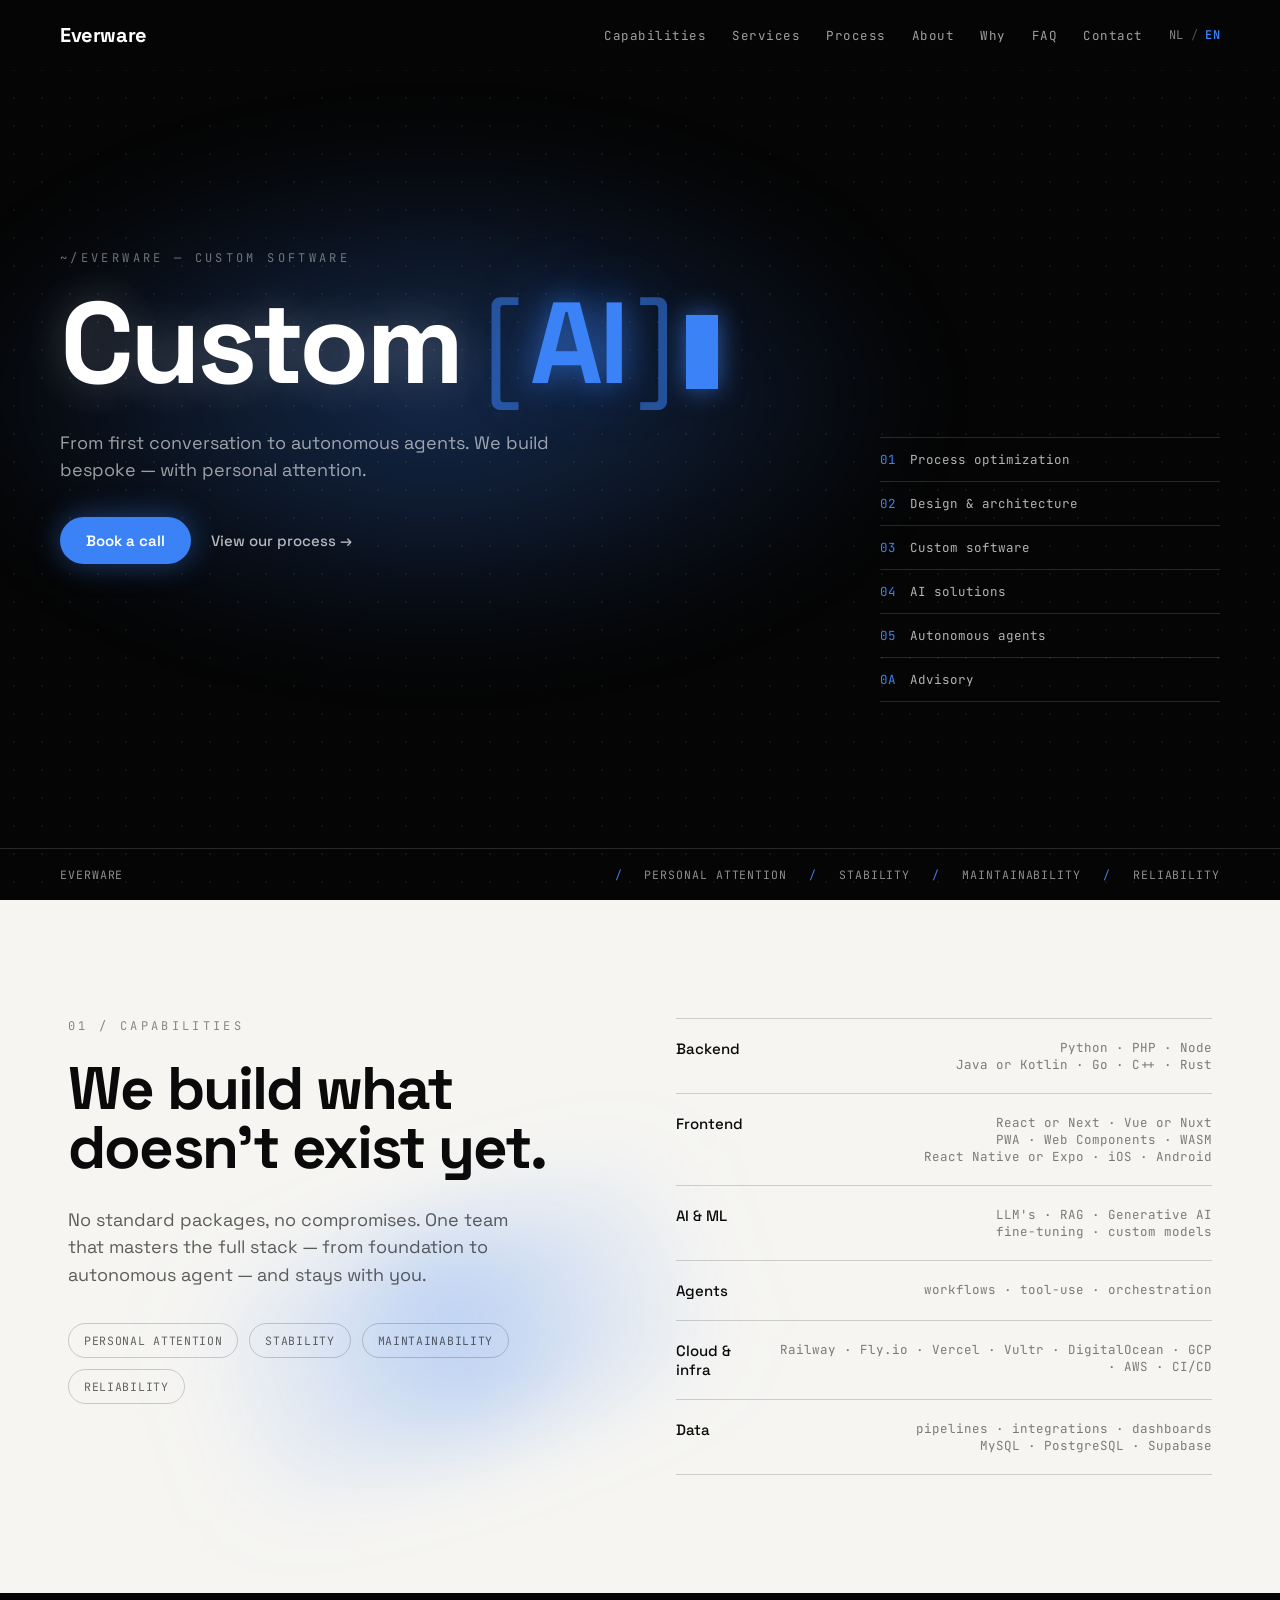
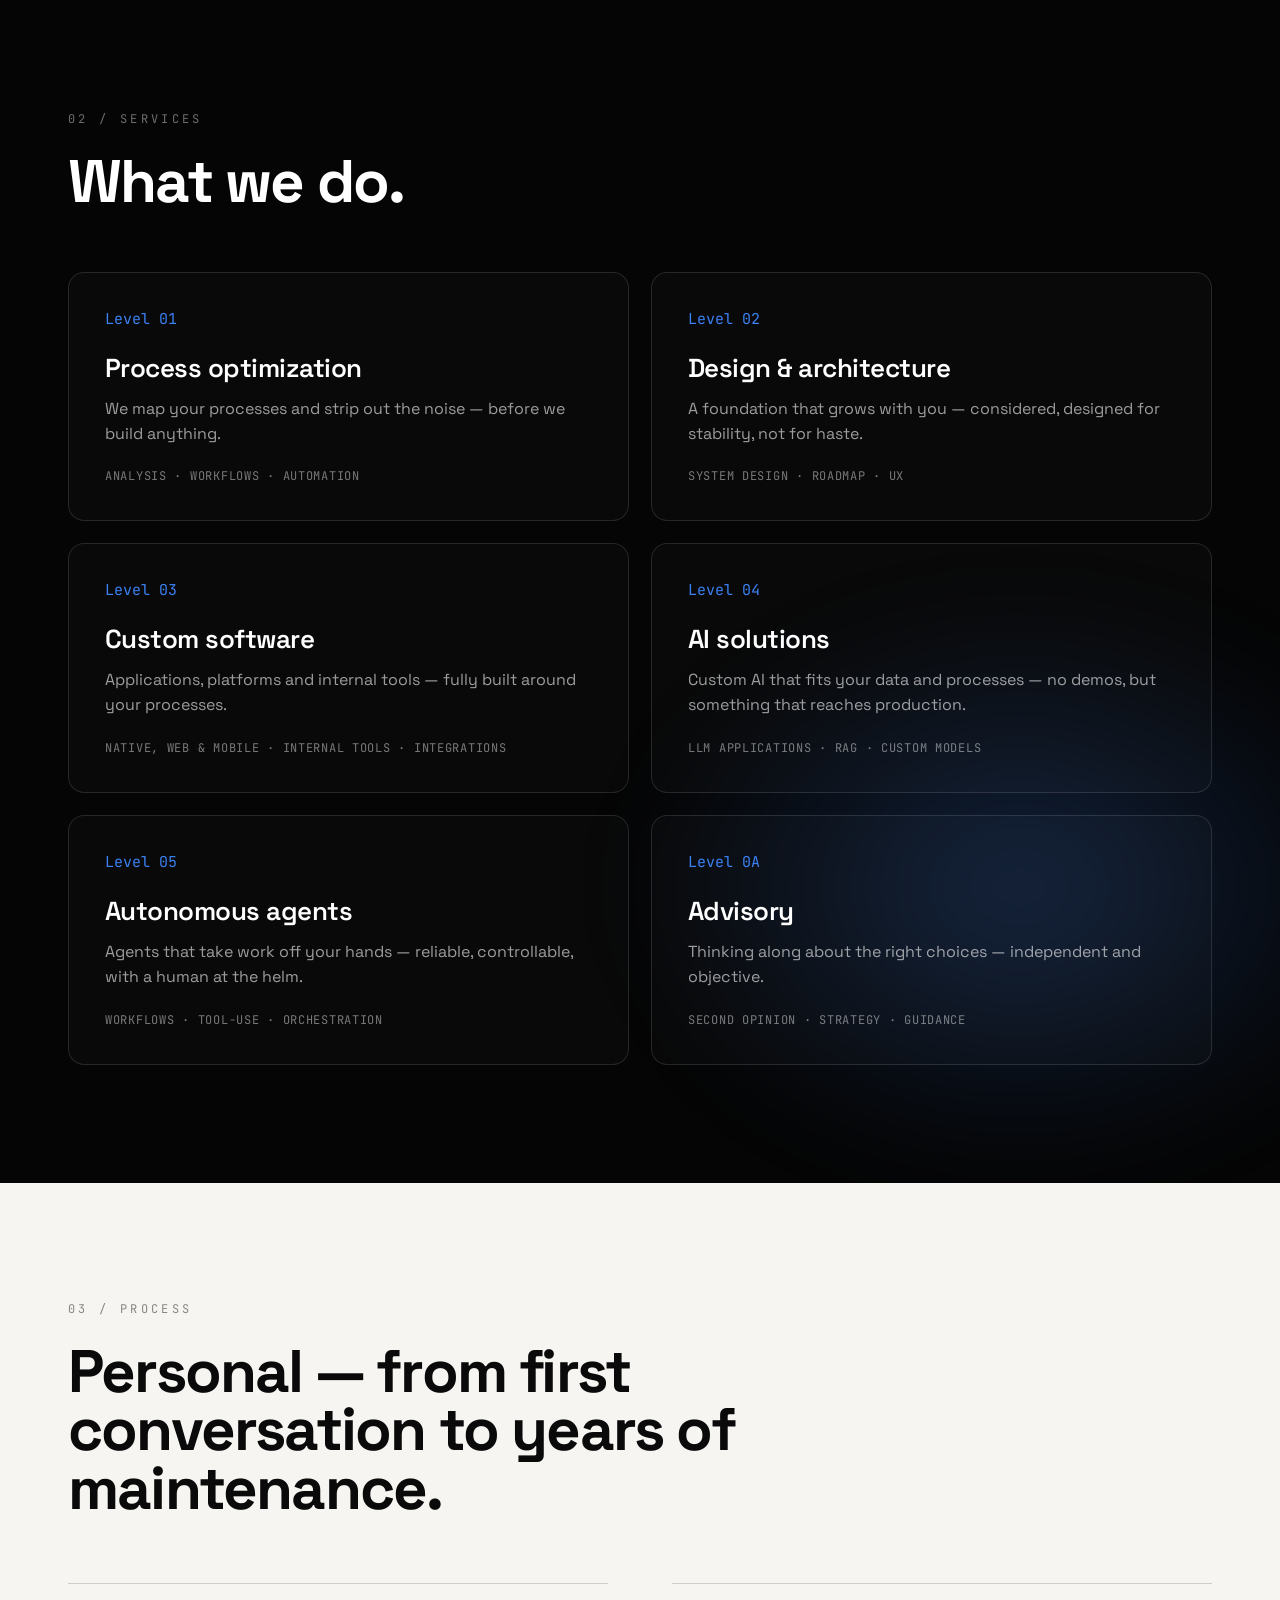
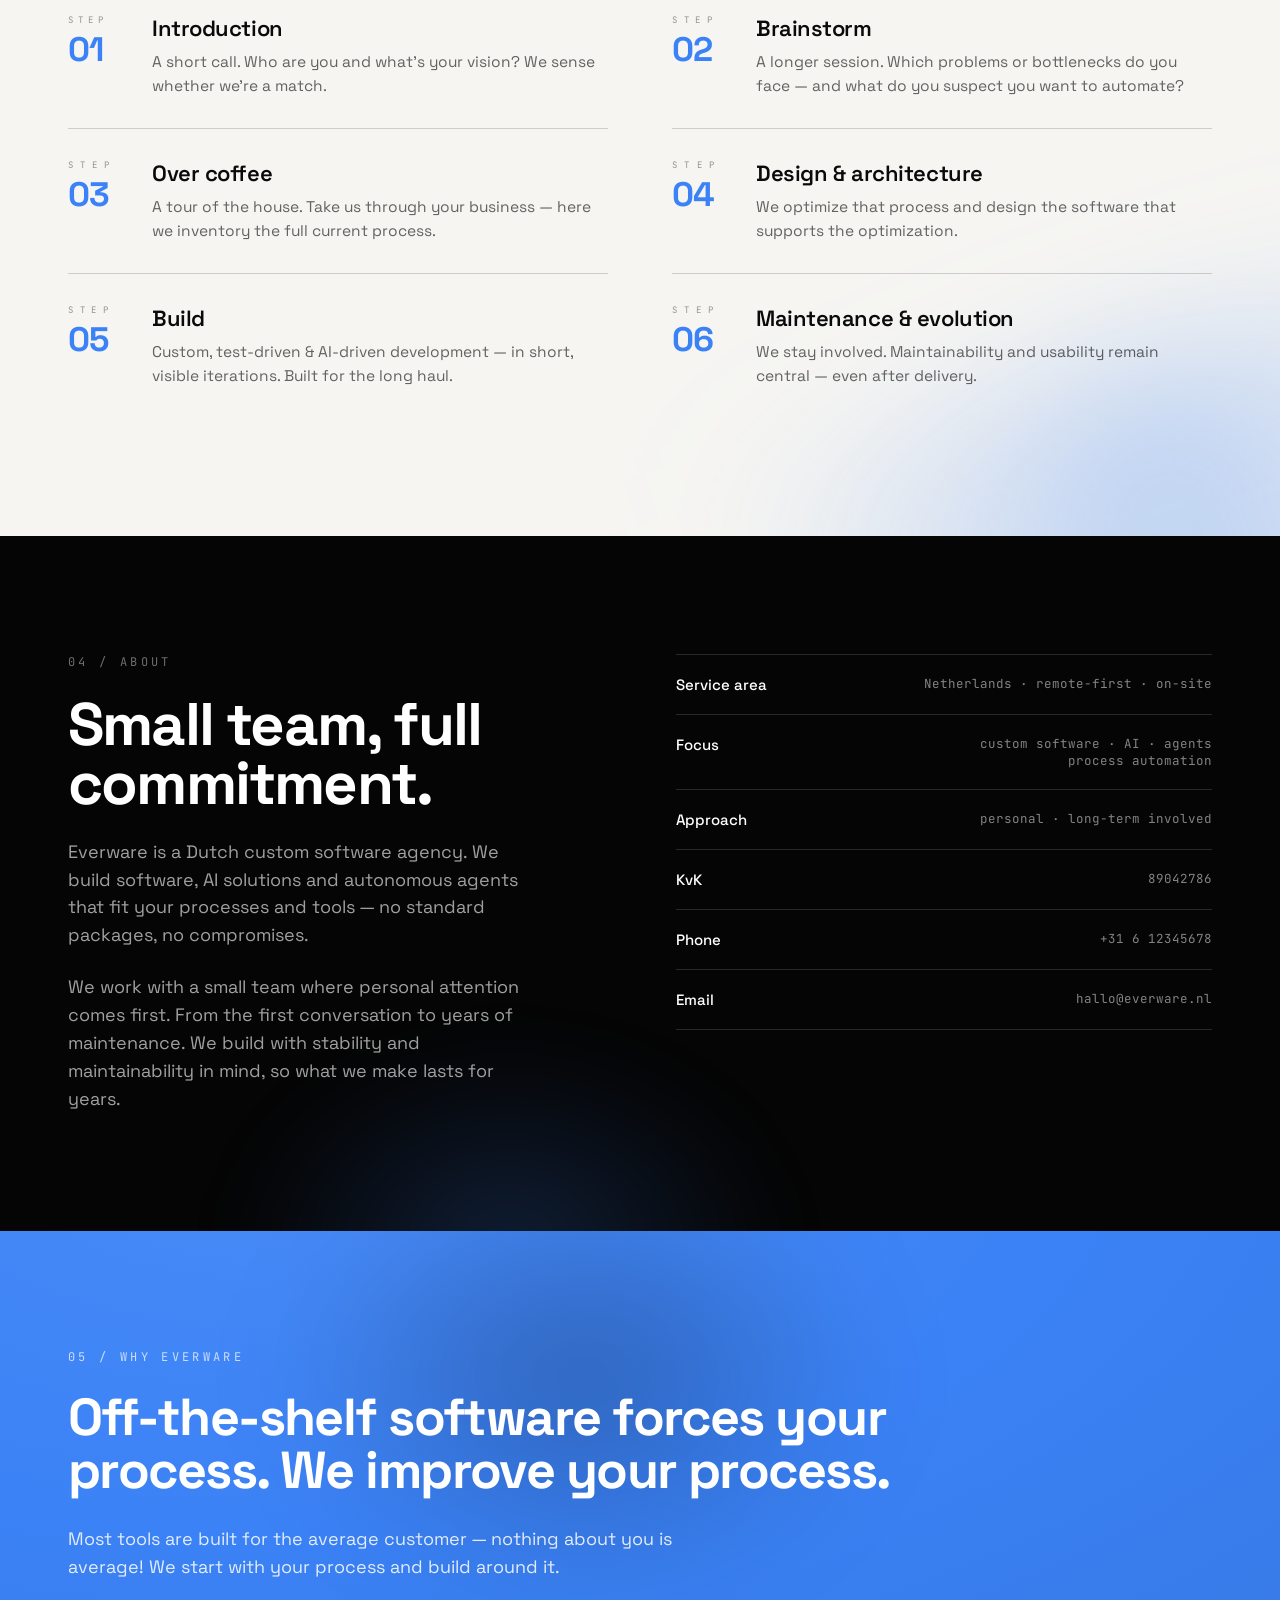
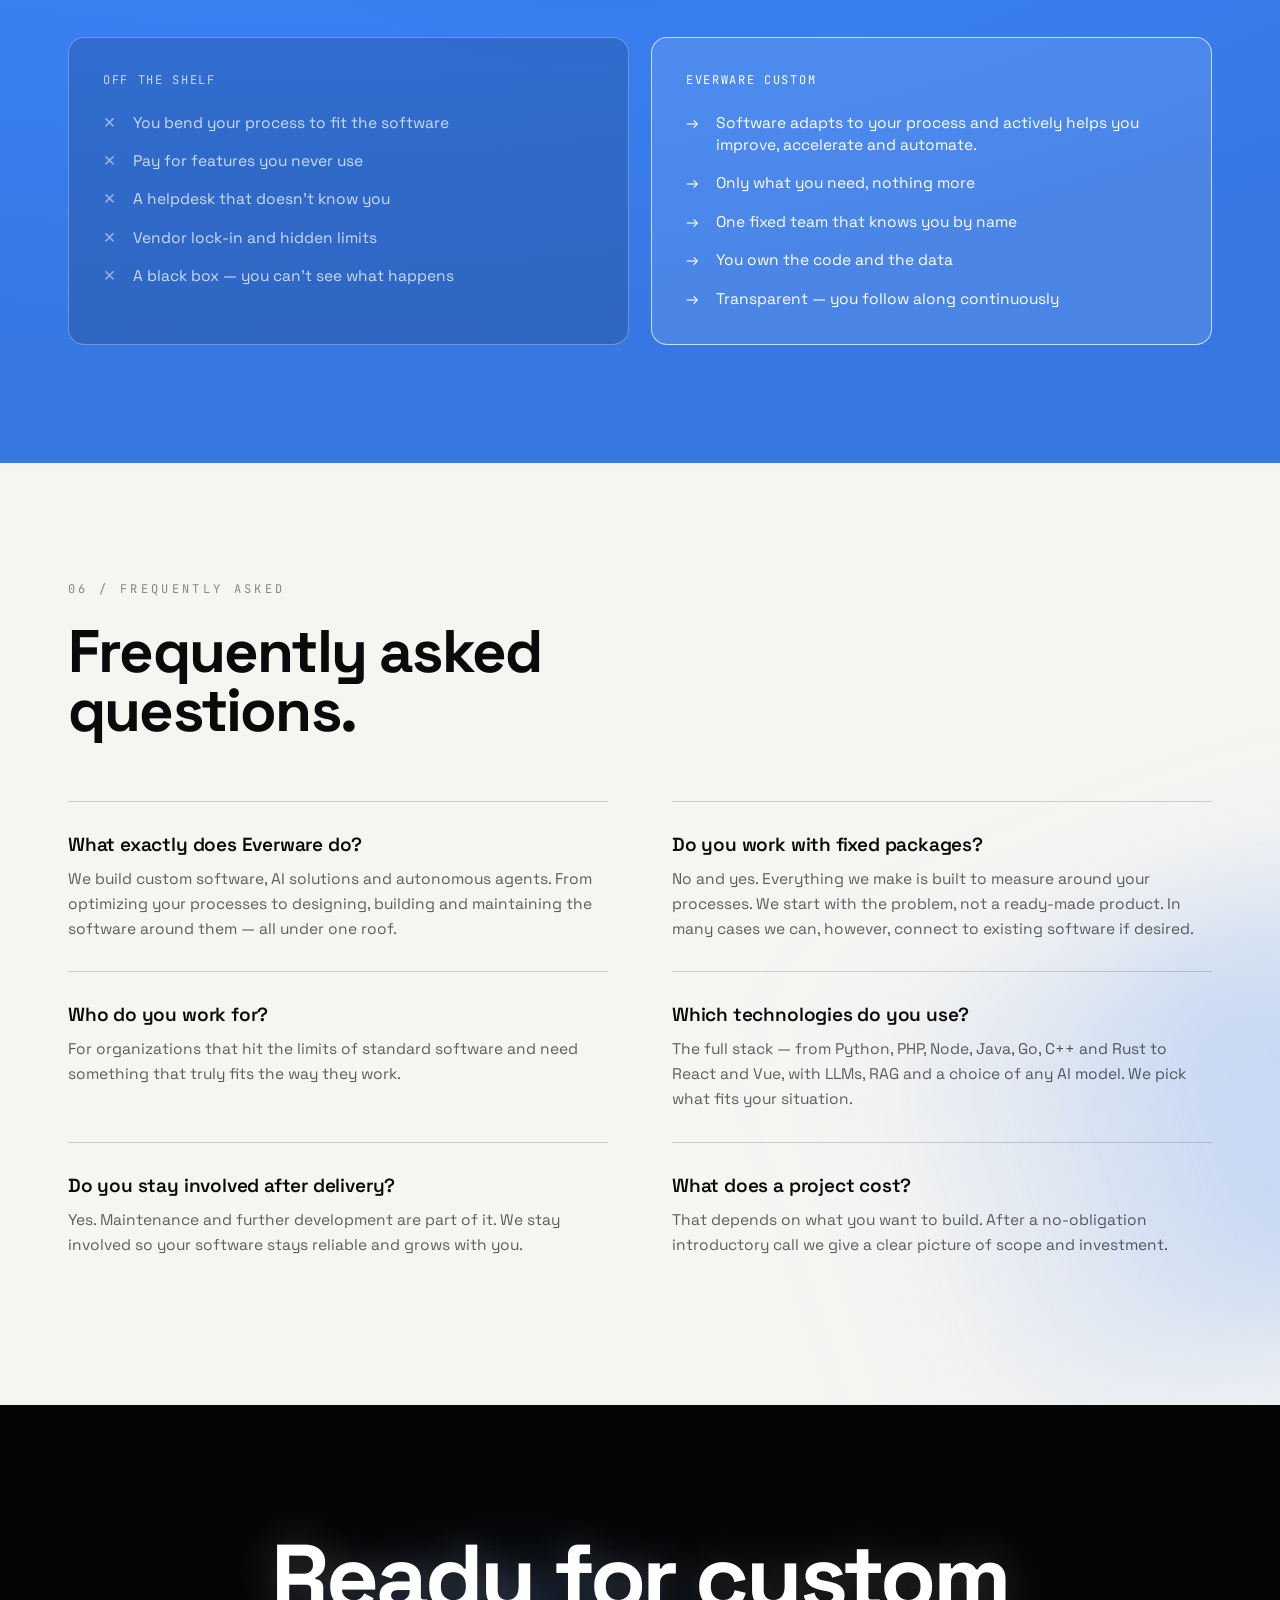
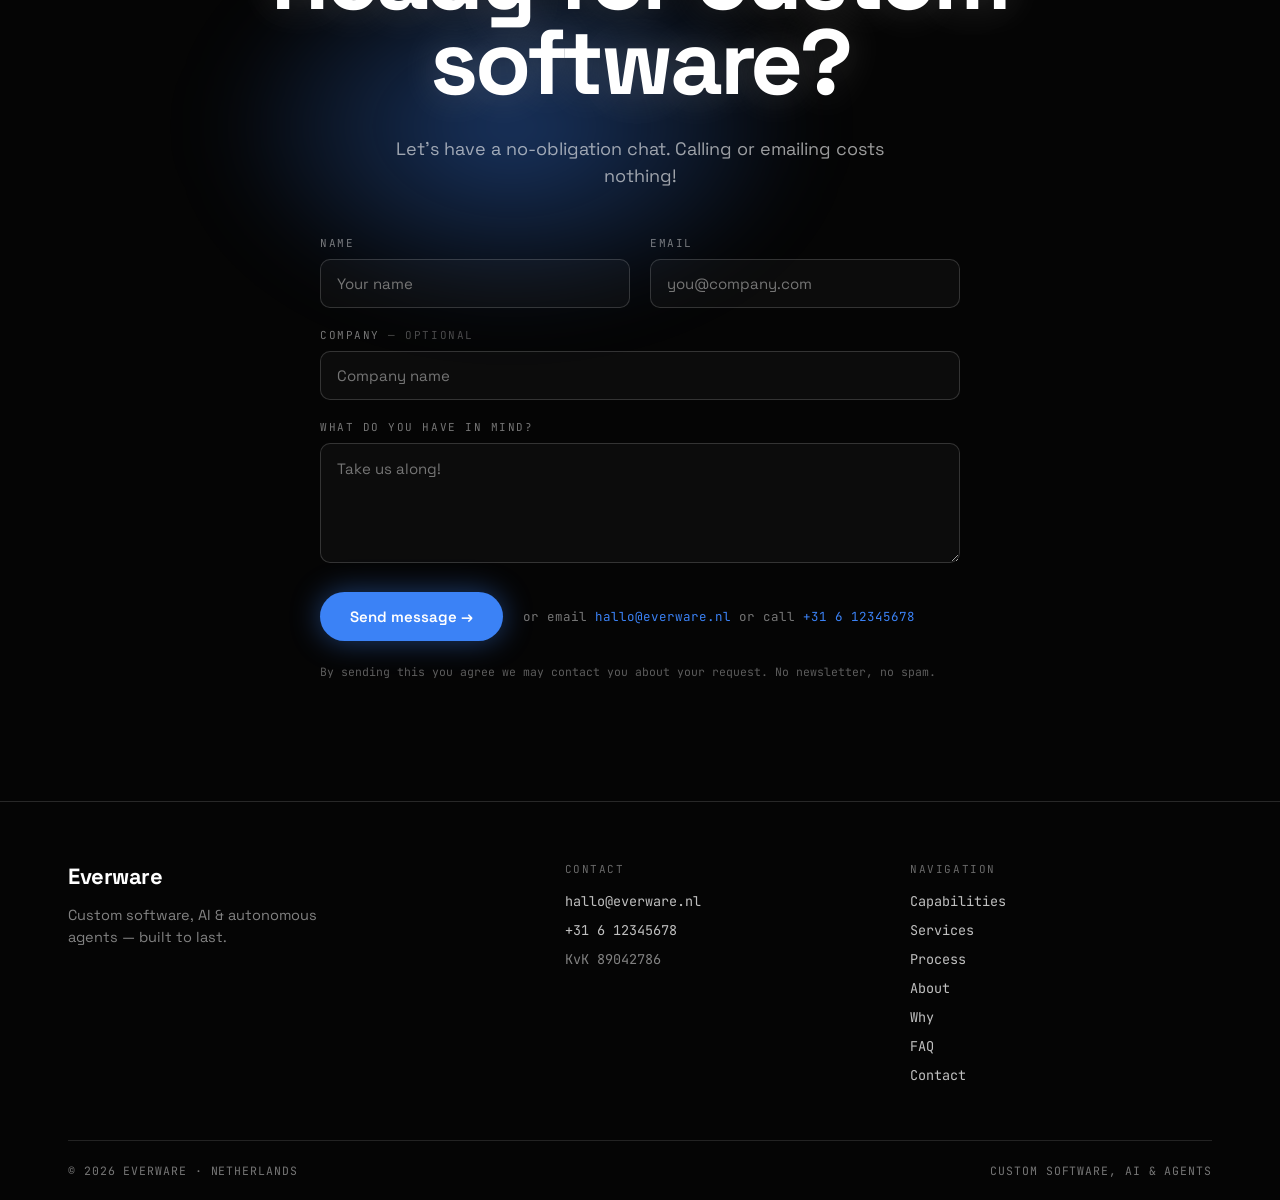
<file: en/index.html>
<!DOCTYPE html>
<html lang="en">
<head>
<meta charset="utf-8">
<meta name="viewport" content="width=device-width, initial-scale=1">
<title>Everware — Custom software, AI &amp; autonomous agents</title>
<meta name="description" content="Everware — Dutch custom software agency. Bespoke software, AI solutions and autonomous agents, with personal attention.">
<meta property="og:type" content="website">
<meta property="og:title" content="Everware — Custom software, AI &amp; autonomous agents">
<meta property="og:description" content="From first conversation to autonomous agents. We build bespoke — with personal attention, stability and maintainability.">
<meta property="og:url" content="https://everware.nl/en/">
<meta property="og:locale" content="en_US">
<meta property="og:locale:alternate" content="nl_NL">
<meta property="og:site_name" content="Everware">
<meta property="og:image" content="https://everware.nl/assets/og-image.png">
<meta property="og:image:width" content="1200">
<meta property="og:image:height" content="630">
<meta property="og:image:alt" content="Everware — Software · AI · Agents">
<meta name="twitter:card" content="summary_large_image">
<meta name="twitter:title" content="Everware — Custom software, AI &amp; autonomous agents">
<meta name="twitter:description" content="From first conversation to autonomous agents. We build bespoke — with personal attention, stability and maintainability.">
<meta name="twitter:image" content="https://everware.nl/assets/og-image.png">
<meta name="robots" content="index, follow, max-snippet:-1, max-image-preview:large, max-video-preview:-1">
<meta name="theme-color" content="#050505">
<script type="application/ld+json">
{
  "@context": "https://schema.org",
  "@graph": [
    {
      "@type": "ProfessionalService",
      "@id": "https://everware.nl/#org",
      "name": "Everware",
      "url": "https://everware.nl/",
      "description": "Everware — Dutch custom software agency. Bespoke software, AI solutions and autonomous agents, with personal attention.",
      "slogan": "Custom software, AI & autonomous agents — built to last.",
      "email": "hallo@everware.nl",
      "telephone": "+31612345678",
      "identifier": {
        "@type": "PropertyValue",
        "propertyID": "KvK",
        "value": "89042786"
      },
      "areaServed": {
        "@type": "Country",
        "name": "Netherlands"
      },
      "knowsLanguage": [
        "nl",
        "en"
      ],
      "knowsAbout": [
        "custom software development",
        "AI solutions",
        "autonomous AI agents",
        "process automation",
        "LLM applications",
        "RAG",
        "software architecture",
        "process optimization"
      ],
      "hasOfferCatalog": {
        "@type": "OfferCatalog",
        "name": "What we do.",
        "itemListElement": [
          {
            "@type": "Offer",
            "itemOffered": {
              "@type": "Service",
              "name": "Process optimization",
              "description": "We map your processes and strip out the noise — before we build anything.",
              "provider": {
                "@id": "https://everware.nl/#org"
              }
            }
          },
          {
            "@type": "Offer",
            "itemOffered": {
              "@type": "Service",
              "name": "Design & architecture",
              "description": "A foundation that grows with you — considered, designed for stability, not for haste.",
              "provider": {
                "@id": "https://everware.nl/#org"
              }
            }
          },
          {
            "@type": "Offer",
            "itemOffered": {
              "@type": "Service",
              "name": "Custom software",
              "description": "Applications, platforms and internal tools — fully built around your processes.",
              "provider": {
                "@id": "https://everware.nl/#org"
              }
            }
          },
          {
            "@type": "Offer",
            "itemOffered": {
              "@type": "Service",
              "name": "AI solutions",
              "description": "Custom AI that fits your data and processes — no demos, but something that reaches production.",
              "provider": {
                "@id": "https://everware.nl/#org"
              }
            }
          },
          {
            "@type": "Offer",
            "itemOffered": {
              "@type": "Service",
              "name": "Autonomous agents",
              "description": "Agents that take work off your hands — reliable, controllable, with a human at the helm.",
              "provider": {
                "@id": "https://everware.nl/#org"
              }
            }
          },
          {
            "@type": "Offer",
            "itemOffered": {
              "@type": "Service",
              "name": "Advisory",
              "description": "Thinking along about the right choices — independent and objective.",
              "provider": {
                "@id": "https://everware.nl/#org"
              }
            }
          }
        ]
      }
    },
    {
      "@type": "WebSite",
      "@id": "https://everware.nl/#website",
      "url": "https://everware.nl/",
      "name": "Everware",
      "publisher": {
        "@id": "https://everware.nl/#org"
      },
      "inLanguage": [
        "nl",
        "en"
      ]
    },
    {
      "@type": "WebPage",
      "@id": "https://everware.nl/en/",
      "url": "https://everware.nl/en/",
      "name": "Everware — Custom software, AI & autonomous agents",
      "description": "Everware — Dutch custom software agency. Bespoke software, AI solutions and autonomous agents, with personal attention.",
      "isPartOf": {
        "@id": "https://everware.nl/#website"
      },
      "about": {
        "@id": "https://everware.nl/#org"
      },
      "inLanguage": "en"
    },
    {
      "@type": "FAQPage",
      "@id": "https://everware.nl/en/#faq",
      "inLanguage": "en",
      "mainEntity": [
        {
          "@type": "Question",
          "name": "What exactly does Everware do?",
          "acceptedAnswer": {
            "@type": "Answer",
            "text": "We build custom software, AI solutions and autonomous agents. From optimizing your processes to designing, building and maintaining the software around them — all under one roof."
          }
        },
        {
          "@type": "Question",
          "name": "Do you work with fixed packages?",
          "acceptedAnswer": {
            "@type": "Answer",
            "text": "No and yes. Everything we make is built to measure around your processes. We start with the problem, not a ready-made product. In many cases we can, however, connect to existing software if desired."
          }
        },
        {
          "@type": "Question",
          "name": "Who do you work for?",
          "acceptedAnswer": {
            "@type": "Answer",
            "text": "For organizations that hit the limits of standard software and need something that truly fits the way they work."
          }
        },
        {
          "@type": "Question",
          "name": "Which technologies do you use?",
          "acceptedAnswer": {
            "@type": "Answer",
            "text": "The full stack — from Python, PHP, Node, Java, Go, C++ and Rust to React and Vue, with LLMs, RAG and a choice of any AI model. We pick what fits your situation."
          }
        },
        {
          "@type": "Question",
          "name": "Do you stay involved after delivery?",
          "acceptedAnswer": {
            "@type": "Answer",
            "text": "Yes. Maintenance and further development are part of it. We stay involved so your software stays reliable and grows with you."
          }
        },
        {
          "@type": "Question",
          "name": "What does a project cost?",
          "acceptedAnswer": {
            "@type": "Answer",
            "text": "That depends on what you want to build. After a no-obligation introductory call we give a clear picture of scope and investment."
          }
        }
      ]
    }
  ]
}
</script>
<link rel="canonical" href="https://everware.nl/en/">
<link rel="alternate" hreflang="nl" href="https://everware.nl/">
<link rel="alternate" hreflang="en" href="https://everware.nl/en/">
<link rel="alternate" hreflang="x-default" href="https://everware.nl/">
<link rel="icon" href="data:image/svg+xml,%3Csvg%20xmlns='http://www.w3.org/2000/svg'%20viewBox='0%200%2032%2032'%3E%3Crect%20width='32'%20height='32'%20fill='%23050505'/%3E%3Ctext%20x='16'%20y='23'%20font-family='monospace'%20font-size='20'%20font-weight='700'%20fill='%233B82F6'%20text-anchor='middle'%3EE%3C/text%3E%3C/svg%3E">
<link rel="preconnect" href="https://fonts.googleapis.com">
<link rel="preconnect" href="https://fonts.gstatic.com" crossorigin>
<link href="https://fonts.googleapis.com/css2?family=Space+Grotesk:wght@400;500;600;700&family=JetBrains+Mono:wght@400;500;700&display=swap" rel="stylesheet">
<link rel="stylesheet" href="../assets/style.css">
<script src="../assets/main.js" defer></script>
</head>
<body>
<div style="background:#050505;color:#fff;--accent:#3B82F6">

  <!-- ============ FIXED HEADER ============ -->
  <header id="ew-header" style="position:fixed;top:0;left:0;right:0;z-index:200;background:#050505;color:#fff;transition:background .45s ease,color .45s ease;will-change:background,color">
    <div class="ew-nav" style="max-width:1600px;width:100%;margin:0 auto;display:flex;align-items:center;justify-content:space-between;gap:16px;padding:22px 60px;box-sizing:border-box">
      <div style="font-weight:700;font-size:20px;letter-spacing:-.02em">Everware</div>
      <div style="display:flex;align-items:center;gap:26px">
        <nav class="ew-navlinks" aria-label="Main navigation" style="display:flex;flex-wrap:wrap;gap:12px 26px;font-family:'JetBrains Mono',monospace;font-size:12.5px;letter-spacing:.04em">
          <a class="ew-navlink" data-nav="capaciteiten" href="#capaciteiten" data-t="nav.0.label">Capabilities</a>
          <a class="ew-navlink" data-nav="diensten" href="#diensten" data-t="nav.1.label">Services</a>
          <a class="ew-navlink" data-nav="werkwijze" href="#werkwijze" data-t="nav.2.label">Process</a>
          <a class="ew-navlink" data-nav="over-ons" href="#over-ons" data-t="nav.3.label">About</a>
          <a class="ew-navlink" data-nav="waarom" href="#waarom" data-t="nav.4.label">Why</a>
          <a class="ew-navlink" data-nav="faq" href="#faq" data-t="nav.5.label">FAQ</a>
          <a class="ew-navlink" data-nav="contact" href="#contact" data-t="nav.6.label">Contact</a>
        </nav>
        <div style="display:flex;align-items:center;gap:7px;font-family:'JetBrains Mono',monospace;font-size:12px;letter-spacing:.04em">
          <a id="ew-lang-nl" class="ew-langbtn" href="../" style="text-decoration:none">NL</a>
          <span style="opacity:.28">/</span>
          <a id="ew-lang-en" class="ew-langbtn" href="./" style="text-decoration:none">EN</a>
        </div>
      </div>
    </div>
  </header>

  <main>

  <!-- ============ HERO ============ -->
  <section id="ew-hero" data-screen-label="Hero" data-theme="dark" style="position:relative;background:#050505;color:#fff;overflow:hidden;min-height:100vh;display:flex;flex-direction:column">
    <div style="position:absolute;inset:0;background-image:radial-gradient(rgba(255,255,255,.06) 1px,transparent 1px);background-size:28px 28px;pointer-events:none;opacity:1"></div>
    <canvas id="ew-web" style="position:absolute;inset:0;width:100%;height:100%;pointer-events:none;opacity:1"></canvas>
    <div data-glow data-breathe-only data-base="translate(-50%,-50%)" style="position:absolute;top:44%;left:34%;transform:translate(-50%,-50%);width:900px;height:480px;background:radial-gradient(ellipse at center,color-mix(in srgb,var(--accent,#3B82F6) 30%,transparent),transparent 70%);filter:blur(36px);pointer-events:none"></div>

    <div class="ew-hero-grid" style="position:relative;flex:1;width:100%;max-width:1600px;margin:0 auto;box-sizing:border-box;display:flex;align-items:center;padding:0 60px">
      <div class="ew-hero-inner" style="width:100%;display:grid;grid-template-columns:1fr 340px;grid-template-areas:'title title' 'desc index';gap:34px 64px;align-items:start">
      <div style="grid-area:title;min-width:0;display:flex;flex-direction:column;justify-content:flex-end;min-height:calc(42px + clamp(194.4px,16.2vw,248.4px))">
        <div style="font-family:'JetBrains Mono',monospace;font-size:12px;letter-spacing:.28em;color:rgba(255,255,255,.42);text-transform:uppercase;margin-bottom:26px" data-t="heroEyebrow">~/everware — Custom software</div>
        <h1 class="ew-hero-h1" style="margin:0;font-weight:700;font-size:clamp(108px,9vw,138px);line-height:.9;letter-spacing:-.035em;display:flex;flex-wrap:wrap;align-items:baseline;column-gap:22px;row-gap:0">
          <span id="ew-title" style="text-shadow:0 0 40px rgba(255,255,255,.22),0 0 90px rgba(255,255,255,.1)" data-t="heroTitleWord">Custom</span>
          <span id="ew-group" style="display:inline-flex;align-items:baseline;gap:13px">
            <span style="color:color-mix(in srgb,var(--accent,#3B82F6) 55%,transparent);font-weight:400">[</span><span id="ew-typed" style="color:#3B82F6;display:inline-block;text-shadow:0 0 30px #3B82F699,0 0 72px #3B82F666">AI</span><span style="color:color-mix(in srgb,var(--accent,#3B82F6) 55%,transparent);font-weight:400">]</span>
            <span class="ew-cursor" style="width:32px;height:74px;background:var(--accent,#3B82F6);display:inline-block;box-shadow:0 0 26px color-mix(in srgb,var(--accent,#3B82F6) 70%,transparent);animation:blink 1.1s steps(1) infinite;transform:translateY(6px)"></span>
          </span>
        </h1>
      </div>
      <div style="grid-area:desc;min-width:0">
        <p style="max-width:560px;margin:0;font-size:18px;line-height:1.5;color:rgba(255,255,255,.6)" data-t="heroDesc">From first conversation to autonomous agents. We build bespoke — with personal attention.</p>
        <div style="margin-top:34px;display:inline-flex;align-items:center;gap:12px">
          <a href="#contact" style="text-decoration:none;background:var(--accent,#3B82F6);color:#fff;font-weight:600;font-size:15px;padding:14px 26px;border-radius:999px;box-shadow:0 0 30px color-mix(in srgb,var(--accent,#3B82F6) 45%,transparent)" data-t="heroCta1">Book a call</a>
          <a href="#werkwijze" style="text-decoration:none;color:rgba(255,255,255,.7);font-weight:500;font-size:15px;padding:14px 8px" data-t="heroCta2">View our process →</a>
        </div>
      </div>
      <div class="ew-hero-index" style="grid-area:index;font-family:'JetBrains Mono',monospace;font-size:12.5px;border-bottom:1px solid rgba(255,255,255,.14);margin-top:8px">
        <a class="ew-ixlink" href="#diensten" style="text-decoration:none;border-top:1px solid rgba(255,255,255,.14);padding:13px 0;display:flex;gap:14px;color:rgba(255,255,255,.7)"><span style="color:var(--accent,#3B82F6)">01</span><span data-t="heroIndex.0.label">Process optimization</span></a>
        <a class="ew-ixlink" href="#diensten" style="text-decoration:none;border-top:1px solid rgba(255,255,255,.14);padding:13px 0;display:flex;gap:14px;color:rgba(255,255,255,.7)"><span style="color:var(--accent,#3B82F6)">02</span><span data-t="heroIndex.1.label">Design &amp; architecture</span></a>
        <a class="ew-ixlink" href="#diensten" style="text-decoration:none;border-top:1px solid rgba(255,255,255,.14);padding:13px 0;display:flex;gap:14px;color:rgba(255,255,255,.7)"><span style="color:var(--accent,#3B82F6)">03</span><span data-t="heroIndex.2.label">Custom software</span></a>
        <a class="ew-ixlink" href="#diensten" style="text-decoration:none;border-top:1px solid rgba(255,255,255,.14);padding:13px 0;display:flex;gap:14px;color:rgba(255,255,255,.7)"><span style="color:var(--accent,#3B82F6)">04</span><span data-t="heroIndex.3.label">AI solutions</span></a>
        <a class="ew-ixlink" href="#diensten" style="text-decoration:none;border-top:1px solid rgba(255,255,255,.14);padding:13px 0;display:flex;gap:14px;color:rgba(255,255,255,.7)"><span style="color:var(--accent,#3B82F6)">05</span><span data-t="heroIndex.4.label">Autonomous agents</span></a>
        <a class="ew-ixlink" href="#diensten" style="text-decoration:none;border-top:1px solid rgba(255,255,255,.14);padding:13px 0;display:flex;gap:14px;color:rgba(255,255,255,.7)"><span style="color:var(--accent,#3B82F6)">0A</span><span data-t="heroIndex.5.label">Advisory</span></a>
      </div>
      </div>
    </div>

    <div style="position:relative;border-top:1px solid rgba(255,255,255,.14)">
      <div class="ew-status" style="max-width:1600px;margin:0 auto;box-sizing:border-box;display:flex;align-items:center;justify-content:space-between;padding:18px 60px;font-family:'JetBrains Mono',monospace;font-size:11.5px;letter-spacing:.08em;text-transform:uppercase;color:rgba(255,255,255,.55)">
        <span>Everware</span>
        <span class="ew-metrics" style="display:flex;gap:22px">
          <span style="display:inline-flex;align-items:center;gap:22px"><span style="color:var(--accent,#3B82F6)">/</span><span data-t="status.0">Personal attention</span></span>
          <span style="display:inline-flex;align-items:center;gap:22px"><span style="color:var(--accent,#3B82F6)">/</span><span data-t="status.1">Stability</span></span>
          <span style="display:inline-flex;align-items:center;gap:22px"><span style="color:var(--accent,#3B82F6)">/</span><span data-t="status.2">Maintainability</span></span>
          <span style="display:inline-flex;align-items:center;gap:22px"><span style="color:var(--accent,#3B82F6)">/</span><span data-t="status.3">Reliability</span></span>
        </span>
      </div>
    </div>
  </section>

  <!-- ============ CAPABILITIES (white) ============ -->
  <section id="capaciteiten" data-screen-label="Capaciteiten" data-theme="light" style="position:relative;overflow:hidden;background:#f6f5f2;color:#0a0a0a">
    <div data-glow data-base="rotate(-18deg)" style="position:absolute;top:15%;left:-11%;width:56%;height:40%;transform:rotate(-18deg);background:linear-gradient(90deg,transparent,color-mix(in srgb,var(--accent,#3B82F6) 55%,transparent) 45%,color-mix(in srgb,var(--accent,#3B82F6) 70%,transparent) 50%,color-mix(in srgb,var(--accent,#3B82F6) 55%,transparent) 55%,transparent);filter:blur(60px);opacity:.5;pointer-events:none"></div>
    <div class="ew-pad ew-grid2" style="position:relative;max-width:1240px;margin:0 auto;box-sizing:border-box;padding:118px 48px;display:grid;grid-template-columns:1fr 1fr;gap:72px;align-items:start">
      <div>
        <div style="font-family:'JetBrains Mono',monospace;font-size:12px;letter-spacing:.28em;text-transform:uppercase;color:rgba(0,0,0,.45);margin-bottom:26px" data-t="capEyebrow">01 / Capabilities</div>
        <h2 class="ew-sec-h2" style="margin:0;font-weight:700;font-size:60px;line-height:.98;letter-spacing:-.03em" data-t="capH2">We build what doesn't exist yet.</h2>
        <p style="max-width:440px;margin:28px 0 0;font-size:18px;line-height:1.55;color:rgba(0,0,0,.62)" data-t="capLead">No standard packages, no compromises. One team that masters the full stack — from foundation to autonomous agent — and stays with you.</p>
        <div style="display:flex;gap:11px;margin-top:34px;font-family:'JetBrains Mono',monospace;flex-wrap:wrap">
          <span style="border:1px solid rgba(0,0,0,.18);padding:9px 15px;border-radius:999px;font-size:11.5px;letter-spacing:.06em;text-transform:uppercase;color:rgba(0,0,0,.6)" data-t="capTags.0">Personal attention</span>
          <span style="border:1px solid rgba(0,0,0,.18);padding:9px 15px;border-radius:999px;font-size:11.5px;letter-spacing:.06em;text-transform:uppercase;color:rgba(0,0,0,.6)" data-t="capTags.1">Stability</span>
          <span style="border:1px solid rgba(0,0,0,.18);padding:9px 15px;border-radius:999px;font-size:11.5px;letter-spacing:.06em;text-transform:uppercase;color:rgba(0,0,0,.6)" data-t="capTags.2">Maintainability</span>
          <span style="border:1px solid rgba(0,0,0,.18);padding:9px 15px;border-radius:999px;font-size:11.5px;letter-spacing:.06em;text-transform:uppercase;color:rgba(0,0,0,.6)" data-t="capTags.3">Reliability</span>
        </div>
      </div>
      <div style="font-family:'JetBrains Mono',monospace;border-bottom:1px solid rgba(0,0,0,.16)">
        <div style="border-top:1px solid rgba(0,0,0,.16);padding:20px 0;display:flex;justify-content:space-between;gap:24px">
          <span style="font-size:15px;font-weight:500;font-family:'Space Grotesk',sans-serif" data-t="capRows.0.label">Backend</span>
          <span style="font-size:12.5px;color:rgba(0,0,0,.5);text-align:right"><span style="display:block" data-t="capRows.0.lines.0">Python · PHP · Node</span><span style="display:block" data-t="capRows.0.lines.1">Java or Kotlin · Go · C++ · Rust</span></span>
        </div>
        <div style="border-top:1px solid rgba(0,0,0,.16);padding:20px 0;display:flex;justify-content:space-between;gap:24px">
          <span style="font-size:15px;font-weight:500;font-family:'Space Grotesk',sans-serif" data-t="capRows.1.label">Frontend</span>
          <span style="font-size:12.5px;color:rgba(0,0,0,.5);text-align:right"><span style="display:block" data-t="capRows.1.lines.0">React or Next · Vue or Nuxt</span><span style="display:block" data-t="capRows.1.lines.1">PWA · Web Components · WASM</span><span style="display:block" data-t="capRows.1.lines.2">React Native or Expo · iOS · Android</span></span>
        </div>
        <div style="border-top:1px solid rgba(0,0,0,.16);padding:20px 0;display:flex;justify-content:space-between;gap:24px">
          <span style="font-size:15px;font-weight:500;font-family:'Space Grotesk',sans-serif" data-t="capRows.2.label">AI &amp; ML</span>
          <span style="font-size:12.5px;color:rgba(0,0,0,.5);text-align:right"><span style="display:block" data-t="capRows.2.lines.0">LLM's · RAG · Generative AI</span><span style="display:block" data-t="capRows.2.lines.1">fine-tuning · custom models</span></span>
        </div>
        <div style="border-top:1px solid rgba(0,0,0,.16);padding:20px 0;display:flex;justify-content:space-between;gap:24px">
          <span style="font-size:15px;font-weight:500;font-family:'Space Grotesk',sans-serif" data-t="capRows.3.label">Agents</span>
          <span style="font-size:12.5px;color:rgba(0,0,0,.5);text-align:right"><span style="display:block" data-t="capRows.3.lines.0">workflows · tool-use · orchestration</span></span>
        </div>
        <div style="border-top:1px solid rgba(0,0,0,.16);padding:20px 0;display:flex;justify-content:space-between;gap:24px">
          <span style="font-size:15px;font-weight:500;font-family:'Space Grotesk',sans-serif" data-t="capRows.4.label">Cloud &amp; infra</span>
          <span style="font-size:12.5px;color:rgba(0,0,0,.5);text-align:right"><span style="display:block" data-t="capRows.4.lines.0">Railway · Fly.io · Vercel · Vultr · DigitalOcean · GCP · AWS · CI/CD</span></span>
        </div>
        <div style="border-top:1px solid rgba(0,0,0,.16);padding:20px 0;display:flex;justify-content:space-between;gap:24px">
          <span style="font-size:15px;font-weight:500;font-family:'Space Grotesk',sans-serif" data-t="capRows.5.label">Data</span>
          <span style="font-size:12.5px;color:rgba(0,0,0,.5);text-align:right"><span style="display:block" data-t="capRows.5.lines.0">pipelines · integrations · dashboards</span><span style="display:block" data-t="capRows.5.lines.1">MySQL · PostgreSQL · Supabase</span></span>
        </div>
      </div>
    </div>
  </section>

  <!-- ============ SERVICES (black) ============ -->
  <section id="diensten" data-screen-label="Diensten" data-theme="dark" style="position:relative;background:#050505;color:#fff;overflow:hidden">
    <div data-glow data-base="none" style="position:absolute;top:27%;right:-2%;width:760px;height:560px;background:radial-gradient(ellipse at center,color-mix(in srgb,var(--accent,#3B82F6) 22%,transparent),transparent 70%);filter:blur(40px);pointer-events:none"></div>
    <div class="ew-pad" style="position:relative;max-width:1240px;margin:0 auto;box-sizing:border-box;padding:118px 48px">
      <div style="font-family:'JetBrains Mono',monospace;font-size:12px;letter-spacing:.28em;text-transform:uppercase;color:rgba(255,255,255,.42);margin-bottom:26px" data-t="svEyebrow">02 / Services</div>
      <h2 class="ew-sec-h2" style="margin:0 0 60px;font-weight:700;font-size:60px;line-height:.98;letter-spacing:-.03em;max-width:760px" data-t="svH2">What we do.</h2>
      <div class="ew-grid2" style="display:grid;grid-template-columns:1fr 1fr;gap:22px">
        <div class="ew-card" style="border:1px solid rgba(255,255,255,.12);background:rgba(255,255,255,.02);border-radius:16px;padding:36px">
          <div style="font-family:'JetBrains Mono',monospace;font-size:15px;color:var(--accent,#3B82F6);margin-bottom:22px" data-t="svCards.0.level">Level 01</div>
          <h3 style="margin:0 0 12px;font-size:26px;font-weight:600;letter-spacing:-.02em" data-t="svCards.0.title">Process optimization</h3>
          <p style="margin:0 0 22px;font-size:16px;line-height:1.55;color:rgba(255,255,255,.6)" data-t="svCards.0.desc">We map your processes and strip out the noise — before we build anything.</p>
          <div style="font-family:'JetBrains Mono',monospace;font-size:12px;letter-spacing:.06em;color:rgba(255,255,255,.45);text-transform:uppercase" data-t="svCards.0.meta">Analysis · Workflows · Automation</div>
        </div>
        <div class="ew-card" style="border:1px solid rgba(255,255,255,.12);background:rgba(255,255,255,.02);border-radius:16px;padding:36px">
          <div style="font-family:'JetBrains Mono',monospace;font-size:15px;color:var(--accent,#3B82F6);margin-bottom:22px" data-t="svCards.1.level">Level 02</div>
          <h3 style="margin:0 0 12px;font-size:26px;font-weight:600;letter-spacing:-.02em" data-t="svCards.1.title">Design &amp; architecture</h3>
          <p style="margin:0 0 22px;font-size:16px;line-height:1.55;color:rgba(255,255,255,.6)" data-t="svCards.1.desc">A foundation that grows with you — considered, designed for stability, not for haste.</p>
          <div style="font-family:'JetBrains Mono',monospace;font-size:12px;letter-spacing:.06em;color:rgba(255,255,255,.45);text-transform:uppercase" data-t="svCards.1.meta">System design · Roadmap · UX</div>
        </div>
        <div class="ew-card" style="border:1px solid rgba(255,255,255,.12);background:rgba(255,255,255,.02);border-radius:16px;padding:36px">
          <div style="font-family:'JetBrains Mono',monospace;font-size:15px;color:var(--accent,#3B82F6);margin-bottom:22px" data-t="svCards.2.level">Level 03</div>
          <h3 style="margin:0 0 12px;font-size:26px;font-weight:600;letter-spacing:-.02em" data-t="svCards.2.title">Custom software</h3>
          <p style="margin:0 0 22px;font-size:16px;line-height:1.55;color:rgba(255,255,255,.6)" data-t="svCards.2.desc">Applications, platforms and internal tools — fully built around your processes.</p>
          <div style="font-family:'JetBrains Mono',monospace;font-size:12px;letter-spacing:.06em;color:rgba(255,255,255,.45);text-transform:uppercase" data-t="svCards.2.meta">Native, web &amp; mobile · Internal tools · Integrations</div>
        </div>
        <div class="ew-card" style="border:1px solid rgba(255,255,255,.12);background:rgba(255,255,255,.02);border-radius:16px;padding:36px">
          <div style="font-family:'JetBrains Mono',monospace;font-size:15px;color:var(--accent,#3B82F6);margin-bottom:22px" data-t="svCards.3.level">Level 04</div>
          <h3 style="margin:0 0 12px;font-size:26px;font-weight:600;letter-spacing:-.02em" data-t="svCards.3.title">AI solutions</h3>
          <p style="margin:0 0 22px;font-size:16px;line-height:1.55;color:rgba(255,255,255,.6)" data-t="svCards.3.desc">Custom AI that fits your data and processes — no demos, but something that reaches production.</p>
          <div style="font-family:'JetBrains Mono',monospace;font-size:12px;letter-spacing:.06em;color:rgba(255,255,255,.45);text-transform:uppercase" data-t="svCards.3.meta">LLM applications · RAG · Custom models</div>
        </div>
        <div class="ew-card" style="border:1px solid rgba(255,255,255,.12);background:rgba(255,255,255,.02);border-radius:16px;padding:36px">
          <div style="font-family:'JetBrains Mono',monospace;font-size:15px;color:var(--accent,#3B82F6);margin-bottom:22px" data-t="svCards.4.level">Level 05</div>
          <h3 style="margin:0 0 12px;font-size:26px;font-weight:600;letter-spacing:-.02em" data-t="svCards.4.title">Autonomous agents</h3>
          <p style="margin:0 0 22px;font-size:16px;line-height:1.55;color:rgba(255,255,255,.6)" data-t="svCards.4.desc">Agents that take work off your hands — reliable, controllable, with a human at the helm.</p>
          <div style="font-family:'JetBrains Mono',monospace;font-size:12px;letter-spacing:.06em;color:rgba(255,255,255,.45);text-transform:uppercase" data-t="svCards.4.meta">Workflows · Tool-use · Orchestration</div>
        </div>
        <div class="ew-card" style="border:1px solid rgba(255,255,255,.12);background:rgba(255,255,255,.02);border-radius:16px;padding:36px">
          <div style="font-family:'JetBrains Mono',monospace;font-size:15px;color:var(--accent,#3B82F6);margin-bottom:22px" data-t="svCards.5.level">Level 0A</div>
          <h3 style="margin:0 0 12px;font-size:26px;font-weight:600;letter-spacing:-.02em" data-t="svCards.5.title">Advisory</h3>
          <p style="margin:0 0 22px;font-size:16px;line-height:1.55;color:rgba(255,255,255,.6)" data-t="svCards.5.desc">Thinking along about the right choices — independent and objective.</p>
          <div style="font-family:'JetBrains Mono',monospace;font-size:12px;letter-spacing:.06em;color:rgba(255,255,255,.45);text-transform:uppercase" data-t="svCards.5.meta">Second opinion · Strategy · Guidance</div>
        </div>
      </div>
    </div>
  </section>

  <!-- ============ WERKWIJZE (white) ============ -->
  <section id="werkwijze" data-screen-label="Werkwijze" data-theme="light" style="position:relative;overflow:hidden;background:#f6f5f2;color:#0a0a0a">
    <div data-glow data-base="rotate(-18deg)" style="position:absolute;bottom:12%;right:4%;width:56%;height:40%;transform:rotate(-18deg);background:linear-gradient(90deg,transparent,color-mix(in srgb,var(--accent,#3B82F6) 55%,transparent) 45%,color-mix(in srgb,var(--accent,#3B82F6) 70%,transparent) 50%,color-mix(in srgb,var(--accent,#3B82F6) 55%,transparent) 55%,transparent);filter:blur(60px);opacity:.5;pointer-events:none"></div>
    <div class="ew-pad" style="position:relative;max-width:1240px;margin:0 auto;box-sizing:border-box;padding:118px 48px">
      <div style="font-family:'JetBrains Mono',monospace;font-size:12px;letter-spacing:.28em;text-transform:uppercase;color:rgba(0,0,0,.45);margin-bottom:26px" data-t="wpEyebrow">03 / Process</div>
      <h2 class="ew-sec-h2" style="margin:0 0 64px;font-weight:700;font-size:60px;line-height:.98;letter-spacing:-.03em;max-width:820px" data-t="wpH2">Personal — from first conversation to years of maintenance.</h2>
      <div class="ew-grid2" style="display:grid;grid-template-columns:1fr 1fr;gap:0 64px">
        <div style="border-top:1px solid rgba(0,0,0,.16);padding:30px 0;display:grid;grid-template-columns:64px 1fr;gap:20px;align-items:start">
          <div style="display:inline-block;width:fit-content;justify-self:start">
            <div data-letters style="font-family:'JetBrains Mono',monospace;font-size:9px;letter-spacing:0;text-transform:uppercase;color:rgba(0,0,0,.4);display:flex;justify-content:space-between;margin-bottom:2px"><span>s</span><span>t</span><span>e</span><span>p</span></div>
            <div style="font-weight:700;font-size:34px;letter-spacing:-.03em;color:var(--accent,#3B82F6)">01</div>
          </div>
          <div><h3 style="margin:0 0 8px;font-size:22px;font-weight:600;letter-spacing:-.02em" data-t="wpSteps.0.title">Introduction</h3><p style="margin:0;font-size:15.5px;line-height:1.55;color:rgba(0,0,0,.6)" data-t="wpSteps.0.desc">A short call. Who are you and what's your vision? We sense whether we're a match.</p></div>
        </div>
        <div style="border-top:1px solid rgba(0,0,0,.16);padding:30px 0;display:grid;grid-template-columns:64px 1fr;gap:20px;align-items:start">
          <div style="display:inline-block;width:fit-content;justify-self:start">
            <div data-letters style="font-family:'JetBrains Mono',monospace;font-size:9px;letter-spacing:0;text-transform:uppercase;color:rgba(0,0,0,.4);display:flex;justify-content:space-between;margin-bottom:2px"><span>s</span><span>t</span><span>e</span><span>p</span></div>
            <div style="font-weight:700;font-size:34px;letter-spacing:-.03em;color:var(--accent,#3B82F6)">02</div>
          </div>
          <div><h3 style="margin:0 0 8px;font-size:22px;font-weight:600;letter-spacing:-.02em" data-t="wpSteps.1.title">Brainstorm</h3><p style="margin:0;font-size:15.5px;line-height:1.55;color:rgba(0,0,0,.6)" data-t="wpSteps.1.desc">A longer session. Which problems or bottlenecks do you face — and what do you suspect you want to automate?</p></div>
        </div>
        <div style="border-top:1px solid rgba(0,0,0,.16);padding:30px 0;display:grid;grid-template-columns:64px 1fr;gap:20px;align-items:start">
          <div style="display:inline-block;width:fit-content;justify-self:start">
            <div data-letters style="font-family:'JetBrains Mono',monospace;font-size:9px;letter-spacing:0;text-transform:uppercase;color:rgba(0,0,0,.4);display:flex;justify-content:space-between;margin-bottom:2px"><span>s</span><span>t</span><span>e</span><span>p</span></div>
            <div style="font-weight:700;font-size:34px;letter-spacing:-.03em;color:var(--accent,#3B82F6)">03</div>
          </div>
          <div><h3 style="margin:0 0 8px;font-size:22px;font-weight:600;letter-spacing:-.02em" data-t="wpSteps.2.title">Over coffee</h3><p style="margin:0;font-size:15.5px;line-height:1.55;color:rgba(0,0,0,.6)" data-t="wpSteps.2.desc">A tour of the house. Take us through your business — here we inventory the full current process.</p></div>
        </div>
        <div style="border-top:1px solid rgba(0,0,0,.16);padding:30px 0;display:grid;grid-template-columns:64px 1fr;gap:20px;align-items:start">
          <div style="display:inline-block;width:fit-content;justify-self:start">
            <div data-letters style="font-family:'JetBrains Mono',monospace;font-size:9px;letter-spacing:0;text-transform:uppercase;color:rgba(0,0,0,.4);display:flex;justify-content:space-between;margin-bottom:2px"><span>s</span><span>t</span><span>e</span><span>p</span></div>
            <div style="font-weight:700;font-size:34px;letter-spacing:-.03em;color:var(--accent,#3B82F6)">04</div>
          </div>
          <div><h3 style="margin:0 0 8px;font-size:22px;font-weight:600;letter-spacing:-.02em" data-t="wpSteps.3.title">Design &amp; architecture</h3><p style="margin:0;font-size:15.5px;line-height:1.55;color:rgba(0,0,0,.6)" data-t="wpSteps.3.desc">We optimize that process and design the software that supports the optimization.</p></div>
        </div>
        <div style="border-top:1px solid rgba(0,0,0,.16);padding:30px 0;display:grid;grid-template-columns:64px 1fr;gap:20px;align-items:start">
          <div style="display:inline-block;width:fit-content;justify-self:start">
            <div data-letters style="font-family:'JetBrains Mono',monospace;font-size:9px;letter-spacing:0;text-transform:uppercase;color:rgba(0,0,0,.4);display:flex;justify-content:space-between;margin-bottom:2px"><span>s</span><span>t</span><span>e</span><span>p</span></div>
            <div style="font-weight:700;font-size:34px;letter-spacing:-.03em;color:var(--accent,#3B82F6)">05</div>
          </div>
          <div><h3 style="margin:0 0 8px;font-size:22px;font-weight:600;letter-spacing:-.02em" data-t="wpSteps.4.title">Build</h3><p style="margin:0;font-size:15.5px;line-height:1.55;color:rgba(0,0,0,.6)" data-t="wpSteps.4.desc">Custom, test-driven &amp; AI-driven development — in short, visible iterations. Built for the long haul.</p></div>
        </div>
        <div style="border-top:1px solid rgba(0,0,0,.16);padding:30px 0;display:grid;grid-template-columns:64px 1fr;gap:20px;align-items:start">
          <div style="display:inline-block;width:fit-content;justify-self:start">
            <div data-letters style="font-family:'JetBrains Mono',monospace;font-size:9px;letter-spacing:0;text-transform:uppercase;color:rgba(0,0,0,.4);display:flex;justify-content:space-between;margin-bottom:2px"><span>s</span><span>t</span><span>e</span><span>p</span></div>
            <div style="font-weight:700;font-size:34px;letter-spacing:-.03em;color:var(--accent,#3B82F6)">06</div>
          </div>
          <div><h3 style="margin:0 0 8px;font-size:22px;font-weight:600;letter-spacing:-.02em" data-t="wpSteps.5.title">Maintenance &amp; evolution</h3><p style="margin:0;font-size:15.5px;line-height:1.55;color:rgba(0,0,0,.6)" data-t="wpSteps.5.desc">We stay involved. Maintainability and usability remain central — even after delivery.</p></div>
        </div>
      </div>
    </div>
  </section>

  <!-- ============ OVER ONS (black) ============ -->
  <section id="over-ons" data-screen-label="Over ons" data-theme="dark" style="position:relative;background:#050505;color:#fff;overflow:hidden">
    <div data-glow data-base="none" style="position:absolute;top:20%;left:-4%;width:720px;height:520px;background:radial-gradient(ellipse at center,color-mix(in srgb,var(--accent,#3B82F6) 20%,transparent),transparent 70%);filter:blur(42px);pointer-events:none"></div>
    <div class="ew-pad ew-grid2" style="position:relative;max-width:1240px;margin:0 auto;box-sizing:border-box;padding:118px 48px;display:grid;grid-template-columns:1fr 1fr;gap:72px;align-items:start">
      <div>
        <div style="font-family:'JetBrains Mono',monospace;font-size:12px;letter-spacing:.28em;text-transform:uppercase;color:rgba(255,255,255,.42);margin-bottom:26px" data-t="abEyebrow">04 / About</div>
        <h2 class="ew-sec-h2" style="margin:0;font-weight:700;font-size:60px;line-height:.98;letter-spacing:-.03em" data-t="abH2">Small team, full commitment.</h2>
        <p style="max-width:460px;margin:24px 0 0;font-size:18px;line-height:1.55;color:rgba(255,255,255,.62)" data-t="abParas.0">Everware is a Dutch custom software agency. We build software, AI solutions and autonomous agents that fit your processes and tools — no standard packages, no compromises.</p>
        <p style="max-width:460px;margin:24px 0 0;font-size:18px;line-height:1.55;color:rgba(255,255,255,.62)" data-t="abParas.1">We work with a small team where personal attention comes first. From the first conversation to years of maintenance. We build with stability and maintainability in mind, so what we make lasts for years.</p>
      </div>
      <div style="font-family:'JetBrains Mono',monospace">
        <div style="border-top:1px solid rgba(255,255,255,.14);padding:20px 0;display:flex;justify-content:space-between;gap:24px">
          <span style="font-size:15px;font-weight:500;font-family:'Space Grotesk',sans-serif" data-t="abRows.0.label">Service area</span>
          <span style="font-size:12.5px;color:rgba(255,255,255,.5);text-align:right"><span style="display:block" data-t="abRows.0.lines.0">Netherlands · remote-first · on-site</span></span>
        </div>
        <div style="border-top:1px solid rgba(255,255,255,.14);padding:20px 0;display:flex;justify-content:space-between;gap:24px">
          <span style="font-size:15px;font-weight:500;font-family:'Space Grotesk',sans-serif" data-t="abRows.1.label">Focus</span>
          <span style="font-size:12.5px;color:rgba(255,255,255,.5);text-align:right"><span style="display:block" data-t="abRows.1.lines.0">custom software · AI · agents</span><span style="display:block" data-t="abRows.1.lines.1">process automation</span></span>
        </div>
        <div style="border-top:1px solid rgba(255,255,255,.14);padding:20px 0;display:flex;justify-content:space-between;gap:24px">
          <span style="font-size:15px;font-weight:500;font-family:'Space Grotesk',sans-serif" data-t="abRows.2.label">Approach</span>
          <span style="font-size:12.5px;color:rgba(255,255,255,.5);text-align:right"><span style="display:block" data-t="abRows.2.lines.0">personal · long-term involved</span></span>
        </div>
        <div style="border-top:1px solid rgba(255,255,255,.14);padding:20px 0;display:flex;justify-content:space-between;gap:24px"><span style="font-size:15px;font-weight:500;font-family:'Space Grotesk',sans-serif">KvK</span><span style="font-size:12.5px;color:rgba(255,255,255,.5);text-align:right">89042786</span></div>
        <div style="border-top:1px solid rgba(255,255,255,.14);padding:20px 0;display:flex;justify-content:space-between;gap:24px"><span style="font-size:15px;font-weight:500;font-family:'Space Grotesk',sans-serif" data-t="abTelLabel">Phone</span><a href="tel:+31612345678" style="font-size:12.5px;color:rgba(255,255,255,.5);text-align:right;text-decoration:none">+31 6 12345678</a></div>
        <div style="border-top:1px solid rgba(255,255,255,.14);border-bottom:1px solid rgba(255,255,255,.14);padding:20px 0;display:flex;justify-content:space-between;gap:24px"><span style="font-size:15px;font-weight:500;font-family:'Space Grotesk',sans-serif" data-t="abEmailLabel">Email</span><a href="mailto:hallo@everware.nl" style="font-size:12.5px;color:rgba(255,255,255,.5);text-align:right;text-decoration:none">hallo@everware.nl</a></div>
      </div>
    </div>
  </section>

  <!-- ============ WAAROM (accent) ============ -->
  <section id="waarom" data-screen-label="Waarom" data-theme="dark" style="position:relative;overflow:hidden;background:radial-gradient(130% 100% at 22% -12%,color-mix(in srgb,#3B82F6 93%,#ffffff) 0%,#3B82F6 48%,color-mix(in srgb,#3B82F6 92%,#000000) 100%);color:var(--wfg,#fff);--wfg:#fff;--wmut:rgba(255,255,255,.72);--wlead:rgba(255,255,255,.85);--wa-bd:rgba(255,255,255,.3);--wa-bg:rgba(0,0,0,.14);--wa-tt:rgba(255,255,255,.72);--wa-tx:rgba(255,255,255,.75);--wa-mk:rgba(255,255,255,.5);--wb-bd:rgba(255,255,255,.7);--wb-bg:rgba(255,255,255,.16);--wb-tt:#ffffff;--wb-tx:#ffffff;--wb-mk:#ffffff;--wglow:rgba(0,0,0,.24)">
    <div data-glow data-parallax="-0.4" data-base="translateY(-50%)" style="position:absolute;top:66%;right:14%;transform:translateY(-50%);width:620px;height:460px;background:radial-gradient(ellipse at center,var(--wglow,color-mix(in srgb,var(--accent,#3B82F6) 16%,transparent)),transparent 70%);filter:blur(48px);pointer-events:none"></div>
    <div class="ew-pad" style="position:relative;max-width:1240px;margin:0 auto;box-sizing:border-box;padding:118px 48px">
      <div style="font-family:'JetBrains Mono',monospace;font-size:12px;letter-spacing:.28em;text-transform:uppercase;color:var(--wmut,rgba(255,255,255,.42));margin-bottom:26px" data-t="whyEyebrow">05 / Why Everware</div>
      <h2 class="ew-sec-h2" style="margin:0;font-weight:700;font-size:52px;line-height:1.02;letter-spacing:-.03em;max-width:900px" data-t="whyH2">Off-the-shelf software forces your process. We improve your process.</h2>
      <p style="max-width:620px;margin:28px 0 0;font-size:18px;line-height:1.55;color:var(--wlead,rgba(255,255,255,.62))" data-t="whyLead">Most tools are built for the average customer — nothing about you is average! We start with your process and build around it.</p>
      <div class="ew-why ew-grid2" style="margin-top:56px;display:grid;grid-template-columns:1fr 1fr;gap:22px">
        <div style="border:1px solid var(--wa-bd,rgba(255,255,255,.12));border-radius:16px;padding:34px;background:var(--wa-bg,rgba(0,0,0,.18))">
          <div style="font-family:'JetBrains Mono',monospace;font-size:12px;letter-spacing:.14em;text-transform:uppercase;color:var(--wa-tt,rgba(255,255,255,.4));margin-bottom:24px" data-t="whyColATitle">Off the shelf</div>
          <div style="display:flex;flex-direction:column;gap:16px">
            <div style="display:grid;grid-template-columns:18px 1fr;gap:12px;font-size:15.5px;line-height:1.45;color:var(--wa-tx,rgba(255,255,255,.55))"><span style="color:var(--wa-mk,rgba(255,255,255,.3))">✕</span><span data-t="whyColA.0">You bend your process to fit the software</span></div>
            <div style="display:grid;grid-template-columns:18px 1fr;gap:12px;font-size:15.5px;line-height:1.45;color:var(--wa-tx,rgba(255,255,255,.55))"><span style="color:var(--wa-mk,rgba(255,255,255,.3))">✕</span><span data-t="whyColA.1">Pay for features you never use</span></div>
            <div style="display:grid;grid-template-columns:18px 1fr;gap:12px;font-size:15.5px;line-height:1.45;color:var(--wa-tx,rgba(255,255,255,.55))"><span style="color:var(--wa-mk,rgba(255,255,255,.3))">✕</span><span data-t="whyColA.2">A helpdesk that doesn't know you</span></div>
            <div style="display:grid;grid-template-columns:18px 1fr;gap:12px;font-size:15.5px;line-height:1.45;color:var(--wa-tx,rgba(255,255,255,.55))"><span style="color:var(--wa-mk,rgba(255,255,255,.3))">✕</span><span data-t="whyColA.3">Vendor lock-in and hidden limits</span></div>
            <div style="display:grid;grid-template-columns:18px 1fr;gap:12px;font-size:15.5px;line-height:1.45;color:var(--wa-tx,rgba(255,255,255,.55))"><span style="color:var(--wa-mk,rgba(255,255,255,.3))">✕</span><span data-t="whyColA.4">A black box — you can't see what happens</span></div>
          </div>
        </div>
        <div style="border:1px solid var(--wb-bd,color-mix(in srgb,var(--accent,#3B82F6) 45%,transparent));border-radius:16px;padding:34px;background-color:#FFFFFF1A">
          <div style="font-family:'JetBrains Mono',monospace;font-size:12px;letter-spacing:.14em;text-transform:uppercase;color:var(--wb-tt,var(--accent,#3B82F6));margin-bottom:24px" data-t="whyColBTitle">Everware custom</div>
          <div style="display:flex;flex-direction:column;gap:16px">
            <div style="display:grid;grid-template-columns:18px 1fr;gap:12px;font-size:15.5px;line-height:1.45;color:var(--wb-tx,rgba(255,255,255,.85))"><span style="color:var(--wb-mk,var(--accent,#3B82F6))">→</span><span data-t="whyColB.0">Software adapts to your process and actively helps you improve, accelerate and automate.</span></div>
            <div style="display:grid;grid-template-columns:18px 1fr;gap:12px;font-size:15.5px;line-height:1.45;color:var(--wb-tx,rgba(255,255,255,.85))"><span style="color:var(--wb-mk,var(--accent,#3B82F6))">→</span><span data-t="whyColB.1">Only what you need, nothing more</span></div>
            <div style="display:grid;grid-template-columns:18px 1fr;gap:12px;font-size:15.5px;line-height:1.45;color:var(--wb-tx,rgba(255,255,255,.85))"><span style="color:var(--wb-mk,var(--accent,#3B82F6))">→</span><span data-t="whyColB.2">One fixed team that knows you by name</span></div>
            <div style="display:grid;grid-template-columns:18px 1fr;gap:12px;font-size:15.5px;line-height:1.45;color:var(--wb-tx,rgba(255,255,255,.85))"><span style="color:var(--wb-mk,var(--accent,#3B82F6))">→</span><span data-t="whyColB.3">You own the code and the data</span></div>
            <div style="display:grid;grid-template-columns:18px 1fr;gap:12px;font-size:15.5px;line-height:1.45;color:var(--wb-tx,rgba(255,255,255,.85))"><span style="color:var(--wb-mk,var(--accent,#3B82F6))">→</span><span data-t="whyColB.4">Transparent — you follow along continuously</span></div>
          </div>
        </div>
      </div>
    </div>
  </section>

  <!-- ============ FAQ (white) ============ -->
  <section id="faq" data-screen-label="FAQ" data-theme="light" style="position:relative;overflow:hidden;background:#f6f5f2;color:#0a0a0a">
    <div data-glow data-base="rotate(-18deg)" style="position:absolute;top:23%;right:-8%;width:52%;height:38%;transform:rotate(-18deg);background:linear-gradient(90deg,transparent,color-mix(in srgb,var(--accent,#3B82F6) 55%,transparent) 45%,color-mix(in srgb,var(--accent,#3B82F6) 70%,transparent) 50%,color-mix(in srgb,var(--accent,#3B82F6) 55%,transparent) 55%,transparent);filter:blur(60px);opacity:.45;pointer-events:none"></div>
    <div class="ew-pad" style="position:relative;max-width:1240px;margin:0 auto;box-sizing:border-box;padding:118px 48px">
      <div style="font-family:'JetBrains Mono',monospace;font-size:12px;letter-spacing:.28em;text-transform:uppercase;color:rgba(0,0,0,.45);margin-bottom:26px" data-t="faqEyebrow">06 / Frequently asked</div>
      <h2 class="ew-sec-h2" style="margin:0 0 60px;font-weight:700;font-size:60px;line-height:.98;letter-spacing:-.03em;max-width:760px" data-t="faqH2">Frequently asked questions.</h2>
      <div class="ew-grid2" style="display:grid;grid-template-columns:1fr 1fr;gap:0 64px">
        <div style="border-top:1px solid rgba(0,0,0,.16);padding:30px 0"><h3 style="margin:0 0 10px;font-size:19px;font-weight:600;letter-spacing:-.01em" data-t="faqItems.0.q">What exactly does Everware do?</h3><p style="margin:0;font-size:15.5px;line-height:1.6;color:rgba(0,0,0,.62)" data-t="faqItems.0.a">We build custom software, AI solutions and autonomous agents. From optimizing your processes to designing, building and maintaining the software around them — all under one roof.</p></div>
        <div style="border-top:1px solid rgba(0,0,0,.16);padding:30px 0"><h3 style="margin:0 0 10px;font-size:19px;font-weight:600;letter-spacing:-.01em" data-t="faqItems.1.q">Do you work with fixed packages?</h3><p style="margin:0;font-size:15.5px;line-height:1.6;color:rgba(0,0,0,.62)" data-t="faqItems.1.a">No and yes. Everything we make is built to measure around your processes. We start with the problem, not a ready-made product. In many cases we can, however, connect to existing software if desired.</p></div>
        <div style="border-top:1px solid rgba(0,0,0,.16);padding:30px 0"><h3 style="margin:0 0 10px;font-size:19px;font-weight:600;letter-spacing:-.01em" data-t="faqItems.2.q">Who do you work for?</h3><p style="margin:0;font-size:15.5px;line-height:1.6;color:rgba(0,0,0,.62)" data-t="faqItems.2.a">For organizations that hit the limits of standard software and need something that truly fits the way they work.</p></div>
        <div style="border-top:1px solid rgba(0,0,0,.16);padding:30px 0"><h3 style="margin:0 0 10px;font-size:19px;font-weight:600;letter-spacing:-.01em" data-t="faqItems.3.q">Which technologies do you use?</h3><p style="margin:0;font-size:15.5px;line-height:1.6;color:rgba(0,0,0,.62)" data-t="faqItems.3.a">The full stack — from Python, PHP, Node, Java, Go, C++ and Rust to React and Vue, with LLMs, RAG and a choice of any AI model. We pick what fits your situation.</p></div>
        <div style="border-top:1px solid rgba(0,0,0,.16);padding:30px 0"><h3 style="margin:0 0 10px;font-size:19px;font-weight:600;letter-spacing:-.01em" data-t="faqItems.4.q">Do you stay involved after delivery?</h3><p style="margin:0;font-size:15.5px;line-height:1.6;color:rgba(0,0,0,.62)" data-t="faqItems.4.a">Yes. Maintenance and further development are part of it. We stay involved so your software stays reliable and grows with you.</p></div>
        <div style="border-top:1px solid rgba(0,0,0,.16);padding:30px 0"><h3 style="margin:0 0 10px;font-size:19px;font-weight:600;letter-spacing:-.01em" data-t="faqItems.5.q">What does a project cost?</h3><p style="margin:0;font-size:15.5px;line-height:1.6;color:rgba(0,0,0,.62)" data-t="faqItems.5.a">That depends on what you want to build. After a no-obligation introductory call we give a clear picture of scope and investment.</p></div>
      </div>
    </div>
  </section>

  <!-- ============ CONTACT (black) ============ -->
  <section id="contact" data-screen-label="Contact" data-theme="dark" style="position:relative;background:#050505;color:#fff;overflow:hidden">
    <div data-glow data-parallax=".05" data-base="none" style="position:absolute;top:-2%;left:3%;width:820px;height:520px;background:radial-gradient(ellipse at center,color-mix(in srgb,var(--accent,#3B82F6) 40%,transparent),transparent 68%);filter:blur(46px);pointer-events:none"></div>

    <div class="ew-contact-pad" style="position:relative;max-width:1240px;margin:0 auto;box-sizing:border-box;padding:130px 48px 0;text-align:center">
      <h2 class="ew-contact-h1" style="margin:0;font-weight:700;font-size:92px;line-height:.92;letter-spacing:-.035em;text-shadow:0 0 40px rgba(255,255,255,.2),0 0 90px rgba(255,255,255,.1)" data-t="ctH2">Ready for custom software?</h2>
      <p style="max-width:540px;margin:30px auto 0;font-size:18px;line-height:1.55;color:rgba(255,255,255,.6)" data-t="ctLead">Let's have a no-obligation chat. Calling or emailing costs nothing!</p>
      <div style="max-width:640px;margin:46px auto 0;text-align:left">
        <form id="ew-form" style="display:grid;gap:20px">
          <div class="ew-form2" style="display:grid;grid-template-columns:1fr 1fr;gap:20px">
            <label style="display:block">
              <span style="display:block;font-family:'JetBrains Mono',monospace;font-size:11px;letter-spacing:.14em;text-transform:uppercase;color:rgba(255,255,255,.45);margin-bottom:9px" data-t="ctNaam">Name</span>
              <input class="ew-input" type="text" name="name" required placeholder="Your name" data-t-ph="ctNaamPh" style="width:100%;box-sizing:border-box;background:rgba(255,255,255,.03);border:1px solid rgba(255,255,255,.16);border-radius:10px;padding:14px 16px;color:#fff;font-family:'Space Grotesk',sans-serif;font-size:15px;outline:none">
            </label>
            <label style="display:block">
              <span style="display:block;font-family:'JetBrains Mono',monospace;font-size:11px;letter-spacing:.14em;text-transform:uppercase;color:rgba(255,255,255,.45);margin-bottom:9px" data-t="ctEmail">Email</span>
              <input class="ew-input" type="email" name="email" required placeholder="you@company.com" data-t-ph="ctEmailPh" style="width:100%;box-sizing:border-box;background:rgba(255,255,255,.03);border:1px solid rgba(255,255,255,.16);border-radius:10px;padding:14px 16px;color:#fff;font-family:'Space Grotesk',sans-serif;font-size:15px;outline:none">
            </label>
          </div>
          <label style="display:block">
            <span style="display:block;font-family:'JetBrains Mono',monospace;font-size:11px;letter-spacing:.14em;text-transform:uppercase;color:rgba(255,255,255,.45);margin-bottom:9px"><span data-t="ctBedrijf">Company</span> <span style="color:rgba(255,255,255,.28)" data-t="ctBedrijfOpt">— optional</span></span>
            <input class="ew-input" type="text" name="company" placeholder="Company name" data-t-ph="ctBedrijfPh" style="width:100%;box-sizing:border-box;background:rgba(255,255,255,.03);border:1px solid rgba(255,255,255,.16);border-radius:10px;padding:14px 16px;color:#fff;font-family:'Space Grotesk',sans-serif;font-size:15px;outline:none">
          </label>
          <label style="display:block">
            <span style="display:block;font-family:'JetBrains Mono',monospace;font-size:11px;letter-spacing:.14em;text-transform:uppercase;color:rgba(255,255,255,.45);margin-bottom:9px" data-t="ctIdea">What do you have in mind?</span>
            <textarea class="ew-input" name="message" required rows="4" placeholder="Take us along!" data-t-ph="ctIdeaPh" style="width:100%;box-sizing:border-box;background:rgba(255,255,255,.03);border:1px solid rgba(255,255,255,.16);border-radius:10px;padding:14px 16px;color:#fff;font-family:'Space Grotesk',sans-serif;font-size:15px;line-height:1.5;outline:none;resize:vertical"></textarea>
          </label>
          <div style="display:flex;align-items:center;gap:20px;flex-wrap:wrap;margin-top:4px">
            <button type="submit" style="border:none;cursor:pointer;background:var(--accent,#3B82F6);color:#fff;font-weight:600;font-size:15px;font-family:'Space Grotesk',sans-serif;padding:15px 30px;border-radius:999px;box-shadow:0 0 30px color-mix(in srgb,var(--accent,#3B82F6) 45%,transparent)" data-t="ctSubmit">Send message →</button>
            <span style="font-family:'JetBrains Mono',monospace;font-size:12.5px;color:rgba(255,255,255,.45)"><span data-t="ctOrPre">or email</span> <a href="mailto:hallo@everware.nl" style="color:var(--accent,#3B82F6);text-decoration:none">hallo@everware.nl</a> <span data-t="ctOrMid">or call</span> <a href="tel:+31612345678" style="color:var(--accent,#3B82F6);text-decoration:none">+31 6 12345678</a></span>
          </div>
          <p style="margin:2px 0 0;font-family:'JetBrains Mono',monospace;font-size:11.5px;line-height:1.5;color:rgba(255,255,255,.35)" data-t="ctAvg">By sending this you agree we may contact you about your request. No newsletter, no spam.</p>
        </form>
        <div id="ew-sent" style="display:none;border:1px solid rgba(255,255,255,.16);background:rgba(255,255,255,.03);border-radius:16px;padding:48px 40px;text-align:center">
          <div style="font-family:'JetBrains Mono',monospace;font-size:12px;letter-spacing:.2em;text-transform:uppercase;color:var(--accent,#3B82F6)" data-t="ctSentTag">// sent</div>
          <p style="font-size:24px;font-weight:600;letter-spacing:-.02em;margin:16px 0 8px" data-t="ctSentTitle">Thanks for your message.</p>
          <p style="font-size:16px;line-height:1.55;color:rgba(255,255,255,.6);margin:0" data-t="ctSentBody">We'll get back to you personally within one business day.</p>
          <button id="ew-again" type="button" style="margin-top:26px;cursor:pointer;background:none;border:1px solid rgba(255,255,255,.2);color:rgba(255,255,255,.75);font-family:'JetBrains Mono',monospace;font-size:12px;letter-spacing:.08em;text-transform:uppercase;padding:11px 20px;border-radius:999px" data-t="ctAgain">Send another message</button>
        </div>
      </div>
    </div>
  </section>

  </main>
  <footer style="position:relative;margin-top:120px;border-top:1px solid rgba(255,255,255,.14)">
      <div style="max-width:1240px;margin:0 auto;box-sizing:border-box;padding:60px 48px 0">
        <div class="ew-footer-grid" style="display:grid;grid-template-columns:1.5fr 1fr 1fr;gap:44px">
          <div>
            <div style="font-weight:700;font-size:22px;letter-spacing:-.02em">Everware</div>
            <p style="max-width:300px;margin:14px 0 0;font-size:14.5px;line-height:1.55;color:rgba(255,255,255,.5)" data-t="ftTagline">Custom software, AI &amp; autonomous agents — built to last.</p>
          </div>
          <div style="font-family:'JetBrains Mono',monospace">
            <div style="font-size:11px;letter-spacing:.14em;text-transform:uppercase;color:rgba(255,255,255,.4);margin-bottom:16px" data-t="ftContactHd">Contact</div>
            <div style="display:flex;flex-direction:column;gap:11px;font-size:13.5px">
              <a class="ew-ftlink" href="mailto:hallo@everware.nl" style="text-decoration:none;color:rgba(255,255,255,.75)">hallo@everware.nl</a>
              <a class="ew-ftlink" href="tel:+31612345678" style="text-decoration:none;color:rgba(255,255,255,.75)">+31 6 12345678</a>
              <span style="color:rgba(255,255,255,.5)">KvK 89042786</span>
            </div>
          </div>
          <div style="font-family:'JetBrains Mono',monospace">
            <div style="font-size:11px;letter-spacing:.14em;text-transform:uppercase;color:rgba(255,255,255,.4);margin-bottom:16px" data-t="ftNavHd">Navigation</div>
            <div style="display:flex;flex-direction:column;gap:11px;font-size:13.5px">
              <a class="ew-ftlink" href="#capaciteiten" style="text-decoration:none;color:rgba(255,255,255,.75)" data-t="nav.0.label">Capabilities</a>
              <a class="ew-ftlink" href="#diensten" style="text-decoration:none;color:rgba(255,255,255,.75)" data-t="nav.1.label">Services</a>
              <a class="ew-ftlink" href="#werkwijze" style="text-decoration:none;color:rgba(255,255,255,.75)" data-t="nav.2.label">Process</a>
              <a class="ew-ftlink" href="#over-ons" style="text-decoration:none;color:rgba(255,255,255,.75)" data-t="nav.3.label">About</a>
              <a class="ew-ftlink" href="#waarom" style="text-decoration:none;color:rgba(255,255,255,.75)" data-t="nav.4.label">Why</a>
              <a class="ew-ftlink" href="#faq" style="text-decoration:none;color:rgba(255,255,255,.75)" data-t="nav.5.label">FAQ</a>
              <a class="ew-ftlink" href="#contact" style="text-decoration:none;color:rgba(255,255,255,.75)" data-t="nav.6.label">Contact</a>
            </div>
          </div>
        </div>
        <div style="margin-top:56px;border-top:1px solid rgba(255,255,255,.12);display:flex;align-items:center;justify-content:space-between;flex-wrap:wrap;gap:12px;padding:22px 0;font-family:'JetBrains Mono',monospace;font-size:11.5px;letter-spacing:.08em;text-transform:uppercase;color:rgba(255,255,255,.45)">
          <span data-t="ftCopyLeft">© 2026 Everware · Netherlands</span>
          <span data-t="ftCopyRight">Custom software, AI &amp; agents</span>
        </div>
      </div>
    </footer>

</div>
</body>
</html>
</file>
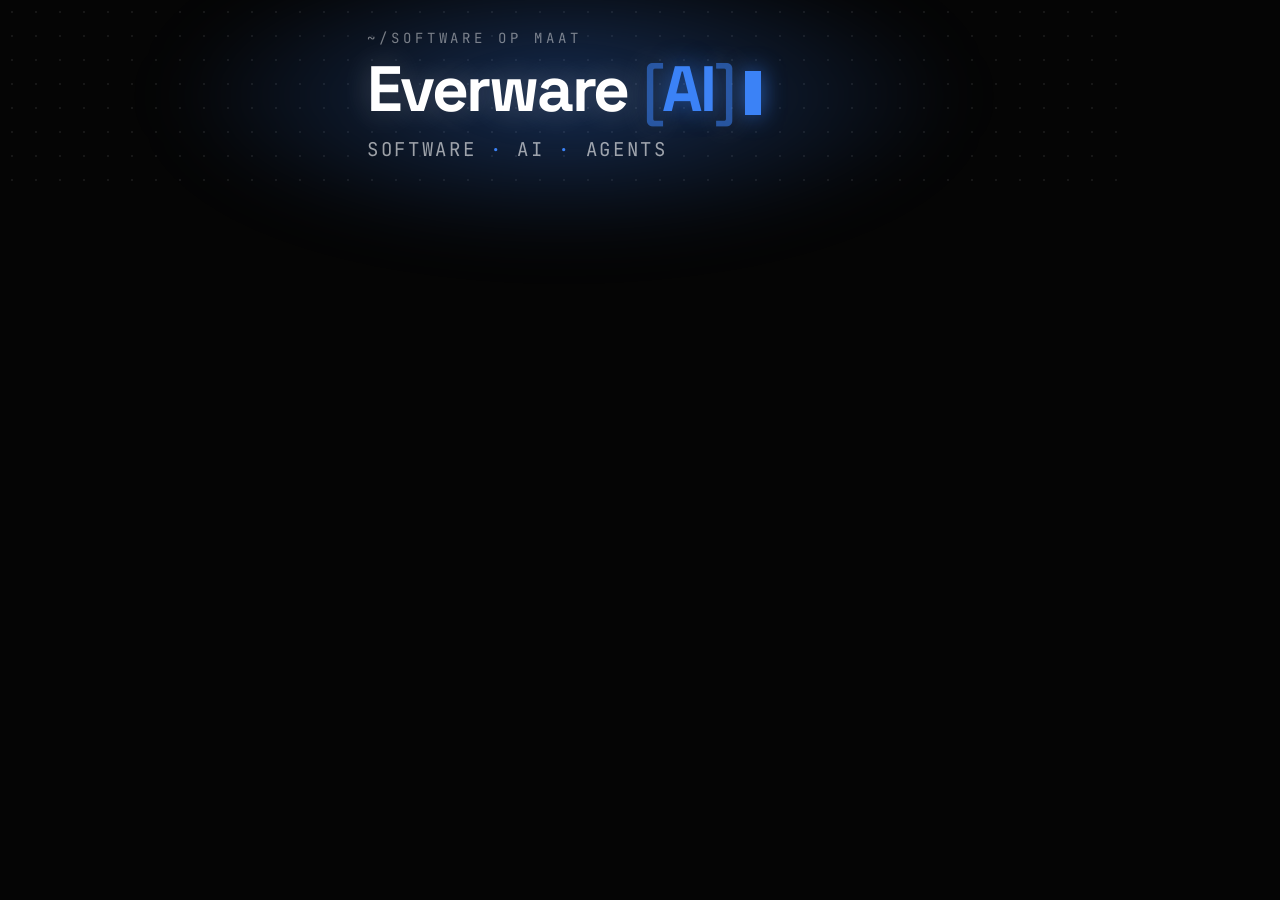
<file: scripts/linkedin-banner.html>
<!DOCTYPE html>
<html lang="en">
<head>
<meta charset="utf-8">
<link rel="preconnect" href="https://fonts.googleapis.com">
<link rel="preconnect" href="https://fonts.gstatic.com" crossorigin>
<link href="https://fonts.googleapis.com/css2?family=Space+Grotesk:wght@500;700&family=JetBrains+Mono:wght@400;500&display=swap" rel="stylesheet">
<style>
  html,body{margin:0;padding:0}
  /* LinkedIn company-page cover: 1128x191. Same visual language as
     scripts/og-image.html, re-laid horizontal for the thin strip. */
  body{width:1128px;height:191px;overflow:hidden;background:#050505;color:#fff;font-family:'Space Grotesk',sans-serif;position:relative}
  .dots{position:absolute;inset:0;background-image:radial-gradient(rgba(255,255,255,.07) 1px,transparent 1px);background-size:24px 24px}
  .glow{position:absolute;top:50%;left:50%;transform:translate(-50%,-50%);width:820px;height:300px;background:radial-gradient(ellipse at center,rgba(59,130,246,.32),transparent 70%);filter:blur(30px)}
  /* LinkedIn overlays the round company avatar at the lower-LEFT of the cover
     (~22% width). Everything is stacked into one compact column and centered, so
     the block's left edge lands ~30% in — clear of the avatar at any height. */
  .wrap{position:absolute;inset:0;display:flex;align-items:center;justify-content:center;padding:0 72px;box-sizing:border-box}
  .brand{display:flex;flex-direction:column;gap:12px;align-items:flex-start}
  .eyebrow{font-family:'JetBrains Mono',monospace;font-size:14px;letter-spacing:.28em;color:rgba(255,255,255,.45);text-transform:uppercase}
  h1{margin:0;font-weight:700;font-size:64px;line-height:.95;letter-spacing:-.035em;text-shadow:0 0 30px rgba(255,255,255,.22)}
  h1 .b{color:rgba(59,130,246,.55);font-weight:500}
  h1 .a{color:#3B82F6;text-shadow:0 0 24px #3B82F699}
  .cursor{display:inline-block;width:16px;height:44px;background:#3B82F6;box-shadow:0 0 22px rgba(59,130,246,.7);vertical-align:baseline;transform:translateY(4px);margin-left:10px}
  .tag{margin-top:6px;font-family:'JetBrains Mono',monospace;font-size:19px;letter-spacing:.14em;text-transform:uppercase;color:rgba(255,255,255,.6);white-space:nowrap}
  .tag span{color:#3B82F6}
</style>
</head>
<body>
<div class="dots"></div>
<div class="glow"></div>
<div class="wrap">
  <div class="brand">
    <div class="eyebrow">~/software op maat</div>
    <h1>Everware <span class="b">[</span><span class="a">AI</span><span class="b">]</span><span class="cursor"></span></h1>
    <div class="tag">Software <span>·</span> AI <span>·</span> Agents</div>
  </div>
</div>
</body>
</html>
</file>
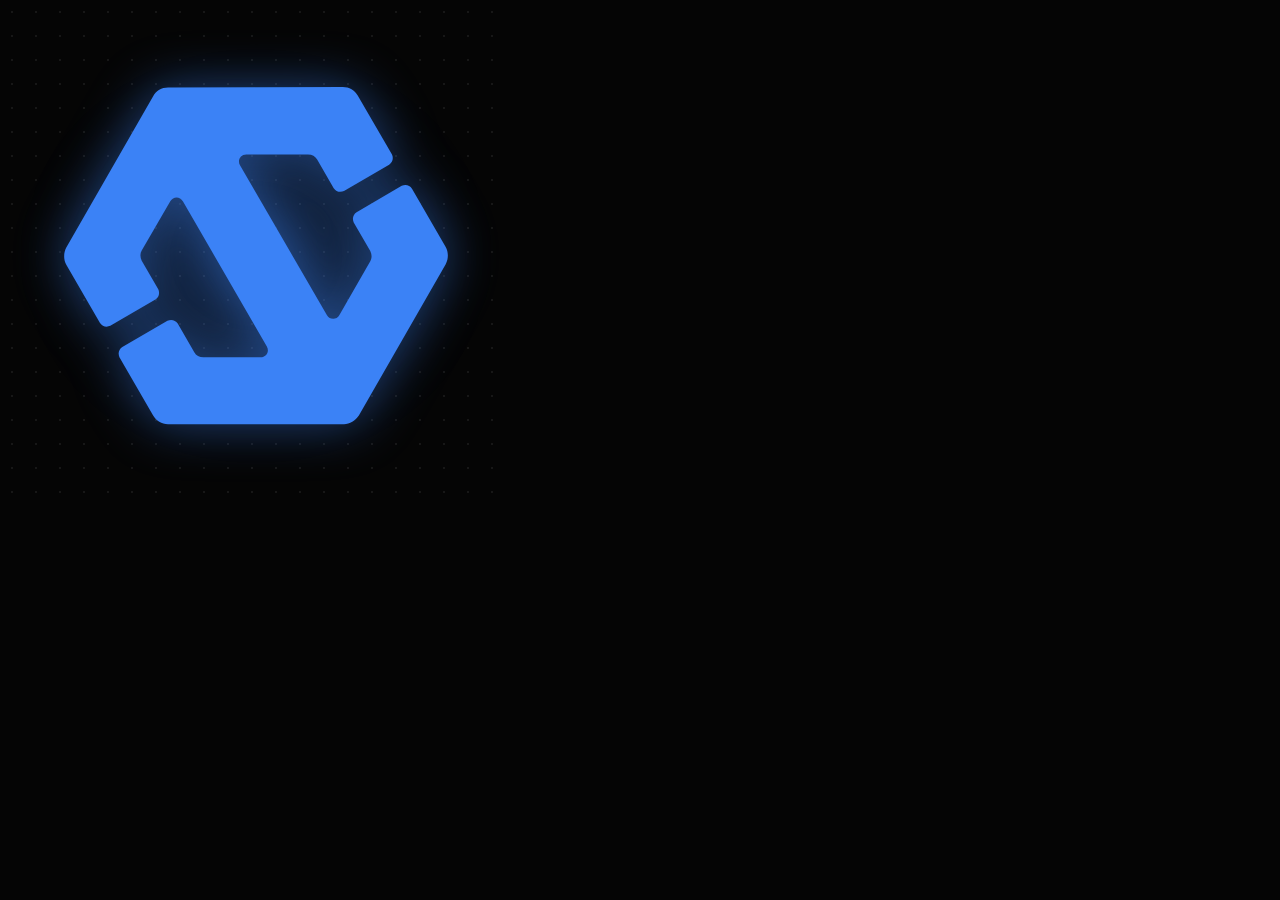
<file: scripts/logo-icon.html>
<!DOCTYPE html>
<html lang="en">
<head>
<meta charset="utf-8">
<style>
  html,body{margin:0;padding:0}
  /* 512x512 app-icon / avatar: everware mark on brand black, with the same
     dot-grid + blue glow language as scripts/og-image.html. */
  body{width:512px;height:512px;overflow:hidden;background:#050505;position:relative}
  .dots{position:absolute;inset:0;background-image:radial-gradient(rgba(255,255,255,.07) 1px,transparent 1px);background-size:24px 24px}
  .glow{position:absolute;top:50%;left:50%;transform:translate(-50%,-50%);width:400px;height:340px;background:radial-gradient(ellipse at center,rgba(59,130,246,.38),transparent 70%);filter:blur(30px)}
  .wrap{position:absolute;inset:0;display:flex;align-items:center;justify-content:center}
  .mark{width:384px;height:auto;display:block;filter:drop-shadow(0 0 26px rgba(59,130,246,.45))}
</style>
</head>
<body>
<div class="dots"></div>
<div class="glow"></div>
<div class="wrap">
  <svg class="mark" viewBox="0 0 67.2 59.1" fill="#3B82F6" aria-hidden="true"><path d="M51.6,57.5L66.8,31c0.5-0.9,0.5-2.1,0-3l-5.9-10.2c-0.4-0.6-1.1-0.8-1.8-0.5l-7.9,4.6c-0.6,0.4-0.8,1.1-0.5,1.8l2.9,5c0.3,0.6,0.3,1.3,0,1.8l-5.4,9.4c-0.5,0.9-1.7,0.9-2.2,0L30.8,13.7c-0.5-0.9,0.1-1.9,1.1-1.9l10.8,0c0.7,0,1.3,0.3,1.6,0.9l2.9,5c0.4,0.6,1.1,0.8,1.8,0.5l7.9-4.6c0.6-0.4,0.8-1.1,0.5-1.8L51.4,1.5C50.9,0.6,49.9,0,48.8,0L18.2,0.1c-1.1,0-2.1,0.6-2.6,1.5L0.4,28.1c-0.5,0.9-0.5,2.1,0,3l5.9,10.2c0.4,0.6,1.1,0.8,1.8,0.5l7.9-4.6c0.6-0.4,0.8-1.1,0.5-1.8l-2.9-5c-0.3-0.6-0.3-1.3,0-1.8l5-8.6c0.5-0.9,1.7-0.9,2.2,0l14.7,25.4c0.5,0.9-0.1,1.9-1.1,1.9l-10,0c-0.7,0-1.3-0.3-1.6-0.9l-2.9-5c-0.4-0.6-1.1-0.8-1.8-0.5l-7.9,4.6c-0.6,0.4-0.8,1.1-0.5,1.8l5.9,10.2c0.5,0.9,1.5,1.5,2.6,1.5L49,59C50,59,51,58.4,51.6,57.5z"/></svg>
</div>
</body>
</html>
</file>
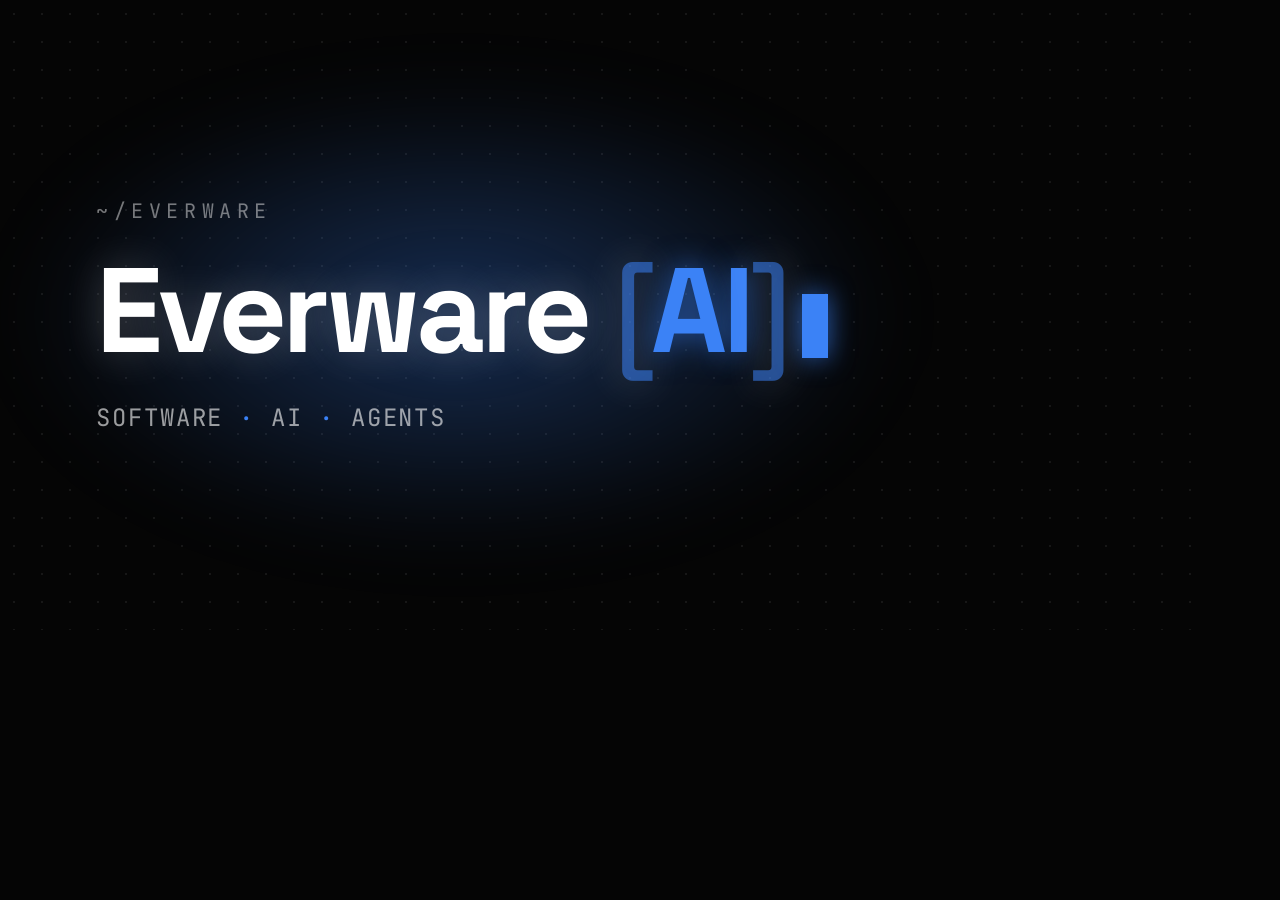
<file: scripts/og-image.html>
<!DOCTYPE html>
<html lang="en">
<head>
<meta charset="utf-8">
<link rel="preconnect" href="https://fonts.googleapis.com">
<link rel="preconnect" href="https://fonts.gstatic.com" crossorigin>
<link href="https://fonts.googleapis.com/css2?family=Space+Grotesk:wght@500;700&family=JetBrains+Mono:wght@400;500&display=swap" rel="stylesheet">
<style>
  html,body{margin:0;padding:0}
  body{width:1200px;height:630px;overflow:hidden;background:#050505;color:#fff;font-family:'Space Grotesk',sans-serif;position:relative}
  .dots{position:absolute;inset:0;background-image:radial-gradient(rgba(255,255,255,.07) 1px,transparent 1px);background-size:28px 28px}
  .glow{position:absolute;top:50%;left:38%;transform:translate(-50%,-50%);width:900px;height:480px;background:radial-gradient(ellipse at center,rgba(59,130,246,.32),transparent 70%);filter:blur(36px)}
  .wrap{position:absolute;inset:0;display:flex;flex-direction:column;justify-content:center;padding:0 96px;box-sizing:border-box}
  .eyebrow{font-family:'JetBrains Mono',monospace;font-size:20px;letter-spacing:.28em;color:rgba(255,255,255,.45);text-transform:uppercase;margin-bottom:30px}
  h1{margin:0;font-weight:700;font-size:120px;line-height:.95;letter-spacing:-.035em;text-shadow:0 0 40px rgba(255,255,255,.22)}
  h1 .b{color:rgba(59,130,246,.55);font-weight:500}
  h1 .a{color:#3B82F6;text-shadow:0 0 30px #3B82F699}
  .tag{margin-top:34px;font-family:'JetBrains Mono',monospace;font-size:24px;letter-spacing:.08em;text-transform:uppercase;color:rgba(255,255,255,.6)}
  .tag span{color:#3B82F6}
  .cursor{display:inline-block;width:26px;height:64px;background:#3B82F6;box-shadow:0 0 26px rgba(59,130,246,.7);vertical-align:baseline;transform:translateY(6px);margin-left:14px}
</style>
</head>
<body>
<div class="dots"></div>
<div class="glow"></div>
<div class="wrap">
  <div class="eyebrow">~/everware</div>
  <h1>Everware <span class="b">[</span><span class="a">AI</span><span class="b">]</span><span class="cursor"></span></h1>
  <div class="tag">Software <span>·</span> AI <span>·</span> Agents</div>
</div>
</body>
</html>
</file>
<file: assets/style.css>
html{scroll-behavior:smooth;scroll-padding-top:78px}
body{margin:0;background:#050505;font-family:'Space Grotesk',system-ui,sans-serif}
a{color:inherit}

@keyframes blink{0%,49%{opacity:1}50%,100%{opacity:0}}

.ew-ixlink:hover{color:#fff !important}
.ew-ftlink:hover{color:#fff !important}
.ew-card{transition:border-color .25s ease}
.ew-card:hover{border-color:var(--accent,#3B82F6) !important}
.ew-input:focus{border-color:var(--accent,#3B82F6) !important;background:rgba(255,255,255,.05) !important}
.ew-langbtn{cursor:pointer;transition:color .2s ease,opacity .2s ease}
.ew-navlink{text-decoration:none;transition:color .25s ease,opacity .25s ease;color:inherit;opacity:.62}

@media (max-width:860px){
  .ew-nav{padding:18px 24px !important;flex-wrap:wrap !important;gap:24px 16px !important}
  .ew-navlinks{gap:16px 26px; !important;font-size:11.5px !important}
  #ew-hero{min-height:auto !important}
  .ew-hero-grid{display:block !important;padding:52px 24px 64px !important}
  .ew-hero-inner{grid-template-columns:1fr !important;grid-template-areas:'title' 'desc' 'index' !important;gap:40px !important;align-items:start !important}
  .ew-hero-h1{font-size:clamp(46px,13vw,84px) !important;gap:6px 14px !important}
  .ew-cursor{width:20px !important;height:44px !important;transform:translateY(4px) !important}
  .ew-hero-index{align-self:auto !important;padding-bottom:0 !important}
  .ew-status{flex-direction:column !important;align-items:flex-start !important;gap:24px !important;padding:16px 24px !important}
  .ew-metrics{flex-wrap:wrap !important;gap:8px 16px !important}
  .ew-pad{padding:72px 24px !important}
  .ew-contact-pad{padding:84px 24px 0 !important}
  .ew-grid2{grid-template-columns:1fr !important;gap:44px !important}
  .ew-sec-h2{font-size:38px !important}
  .ew-contact-h1{font-size:clamp(40px,11vw,66px) !important}
  .ew-form2{grid-template-columns:1fr !important;gap:20px !important}
  .ew-footer-grid{grid-template-columns:1fr !important;gap:34px !important}
  .ew-why{grid-template-columns:1fr !important;gap:18px !important}
}
</file>
